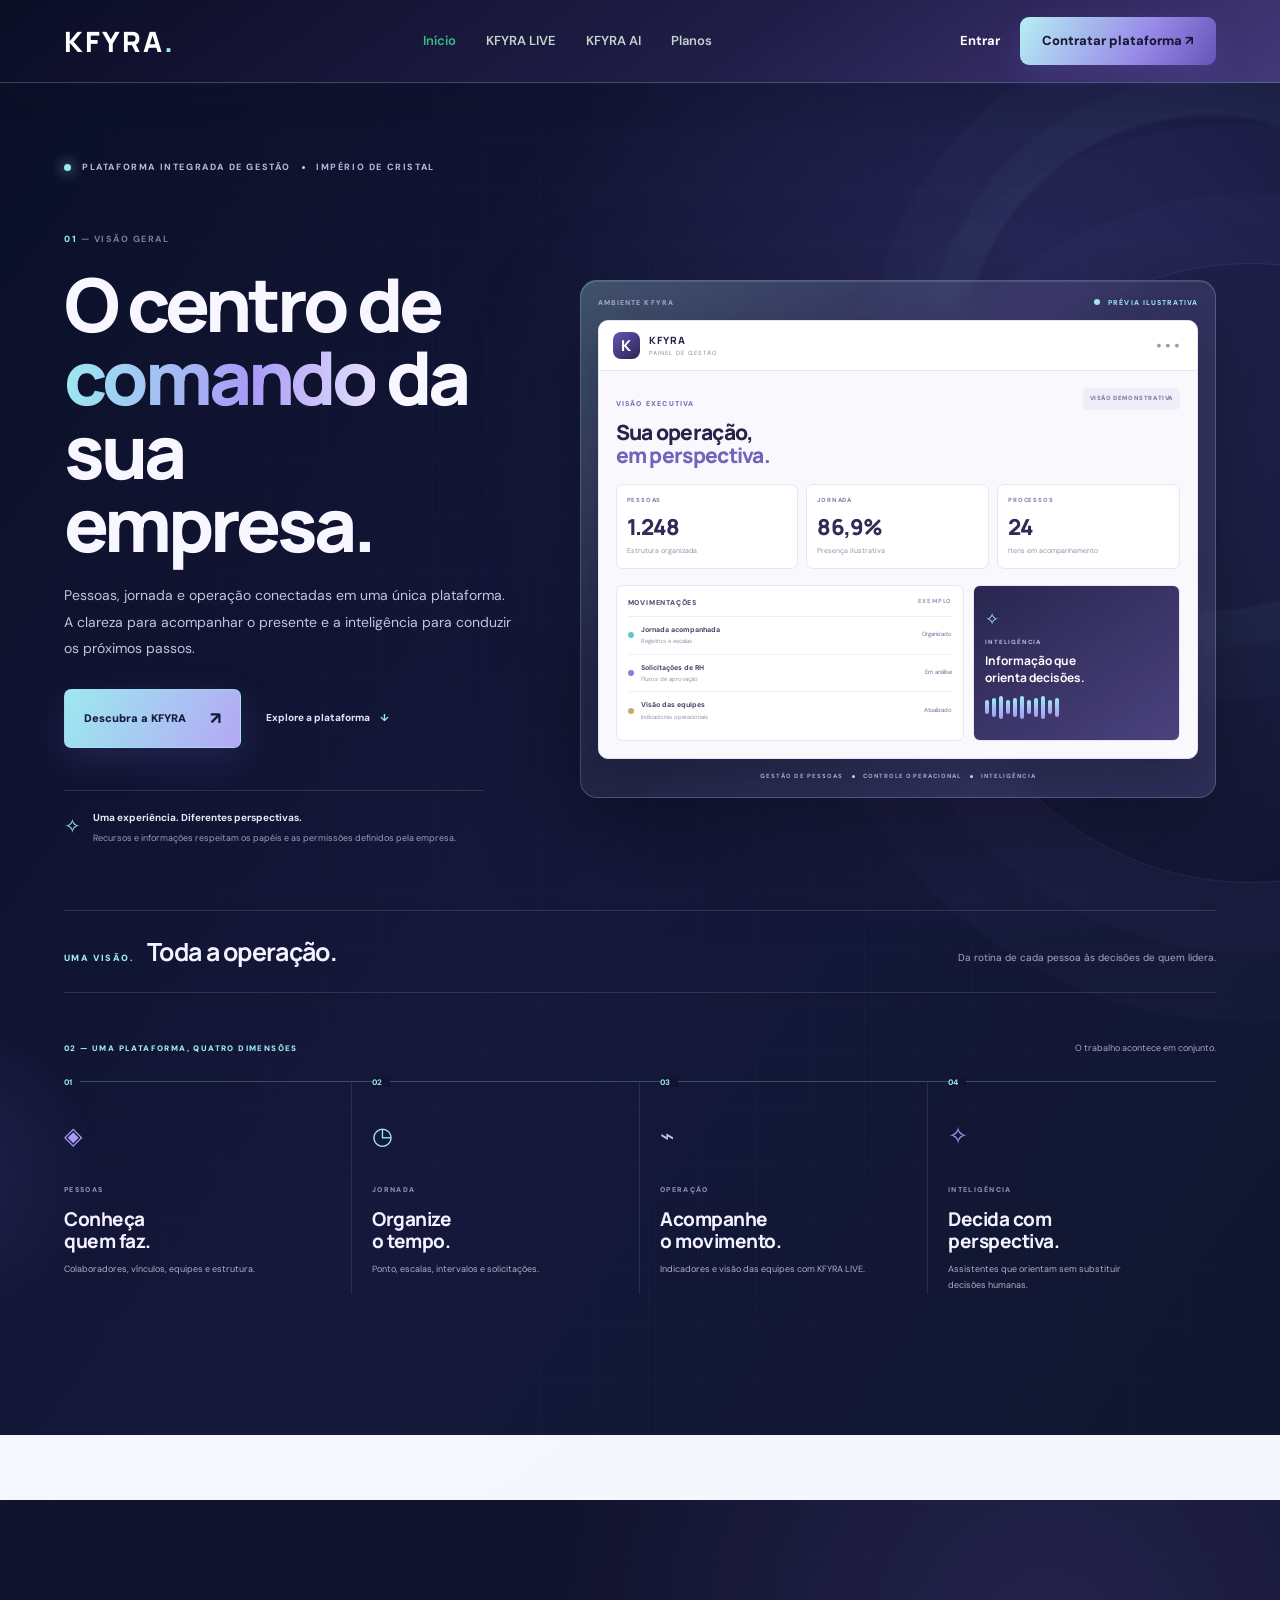
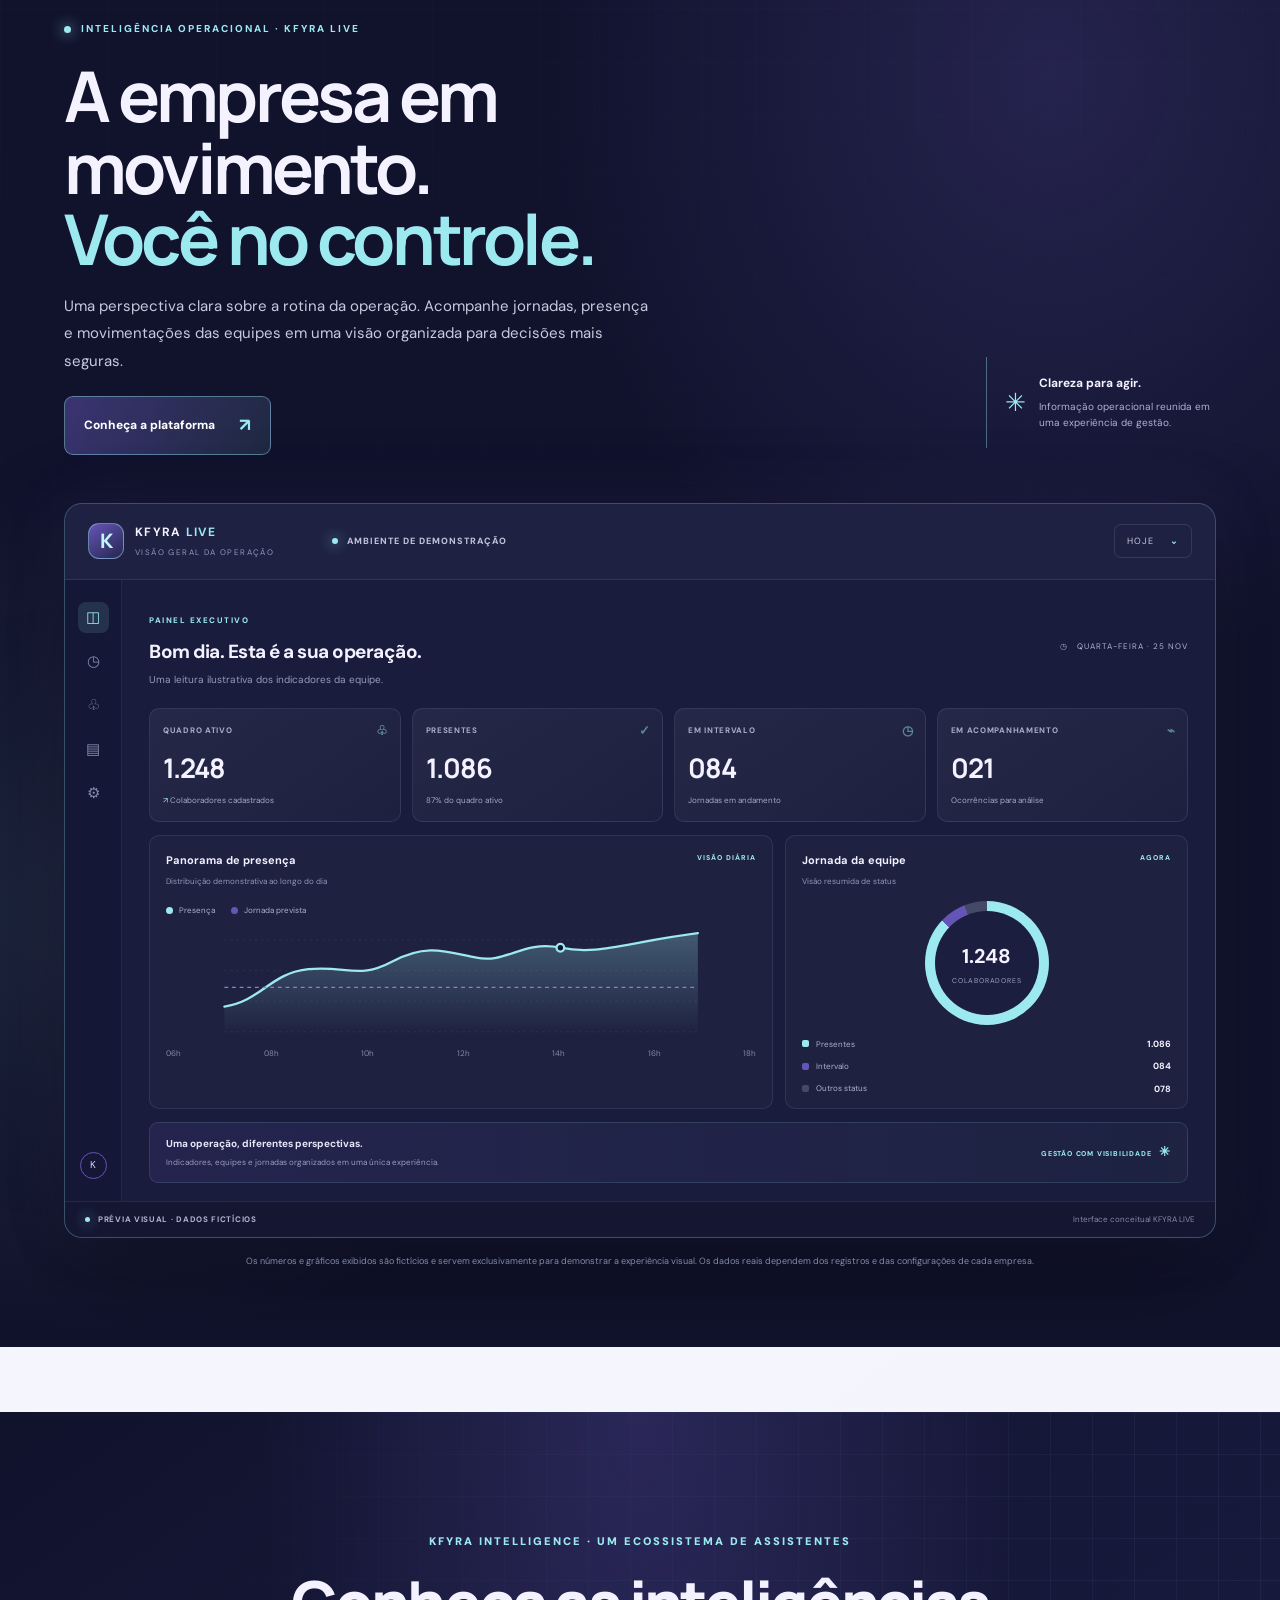
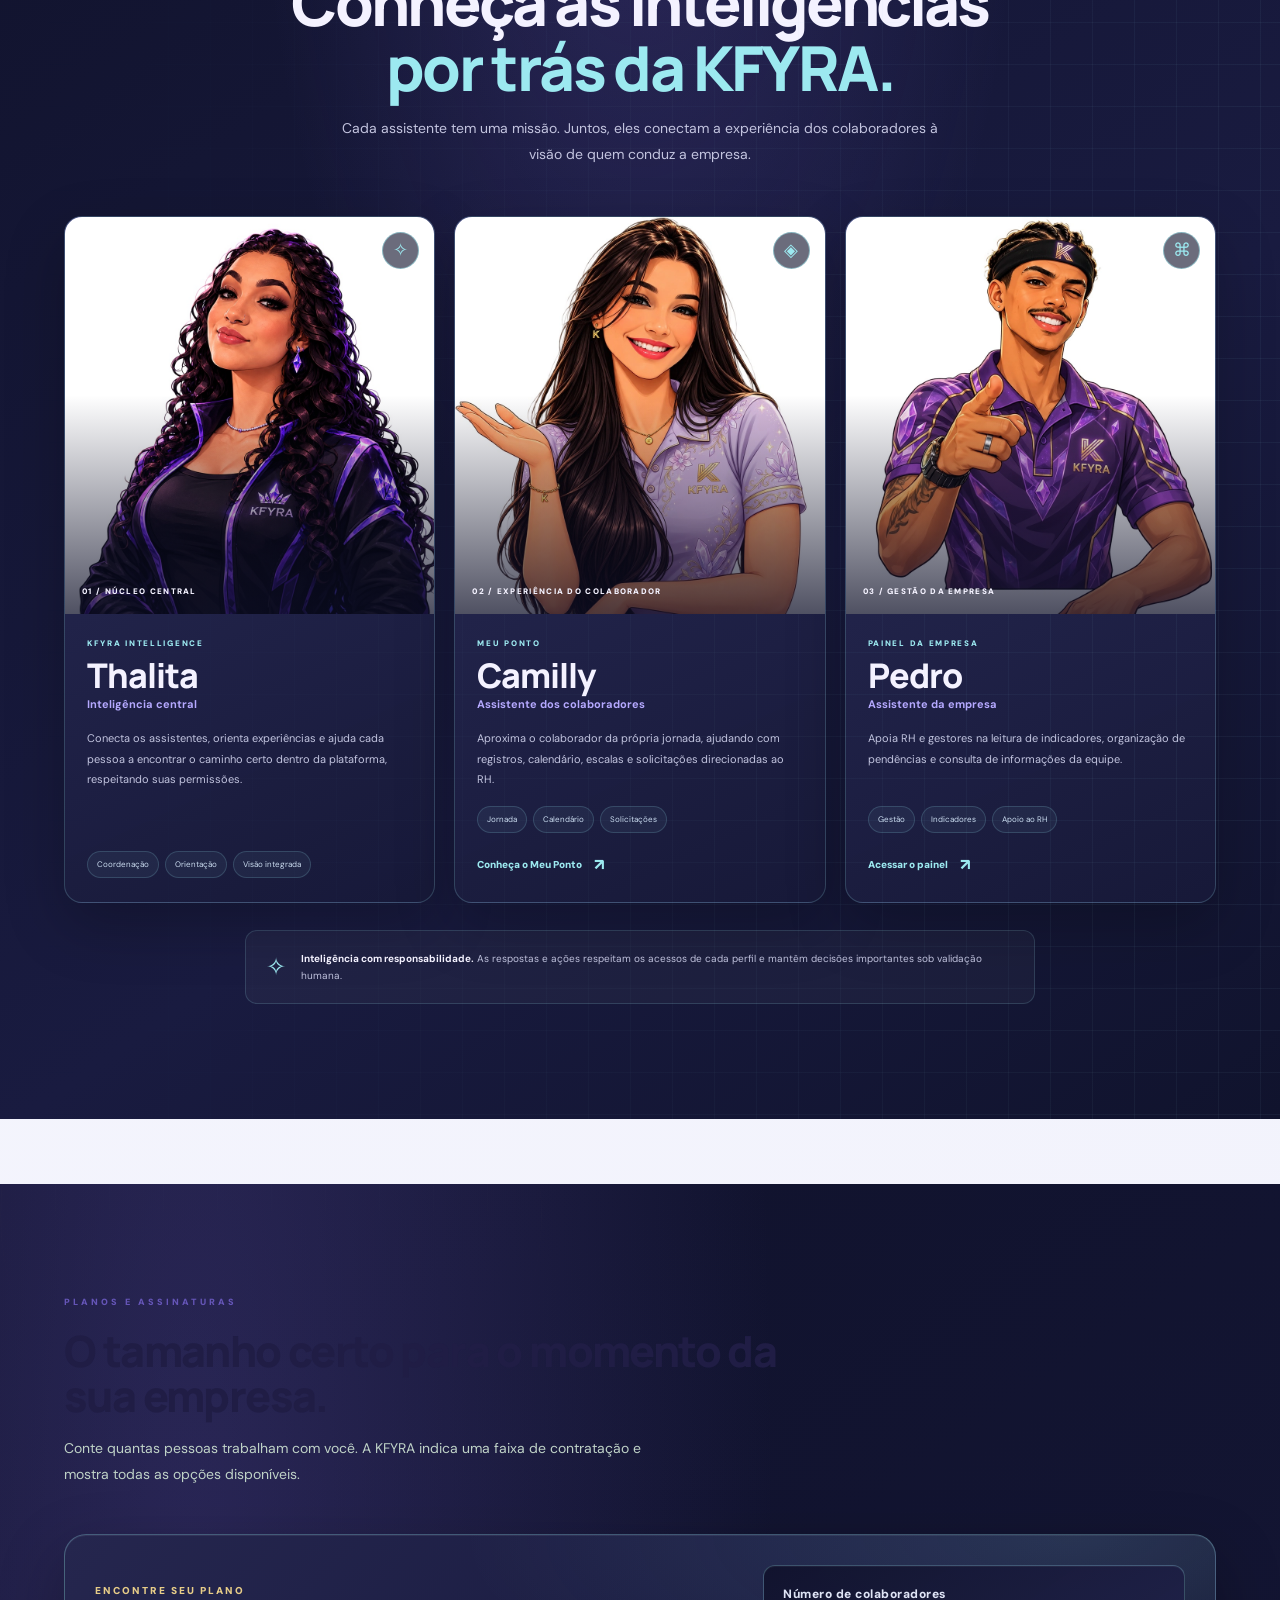
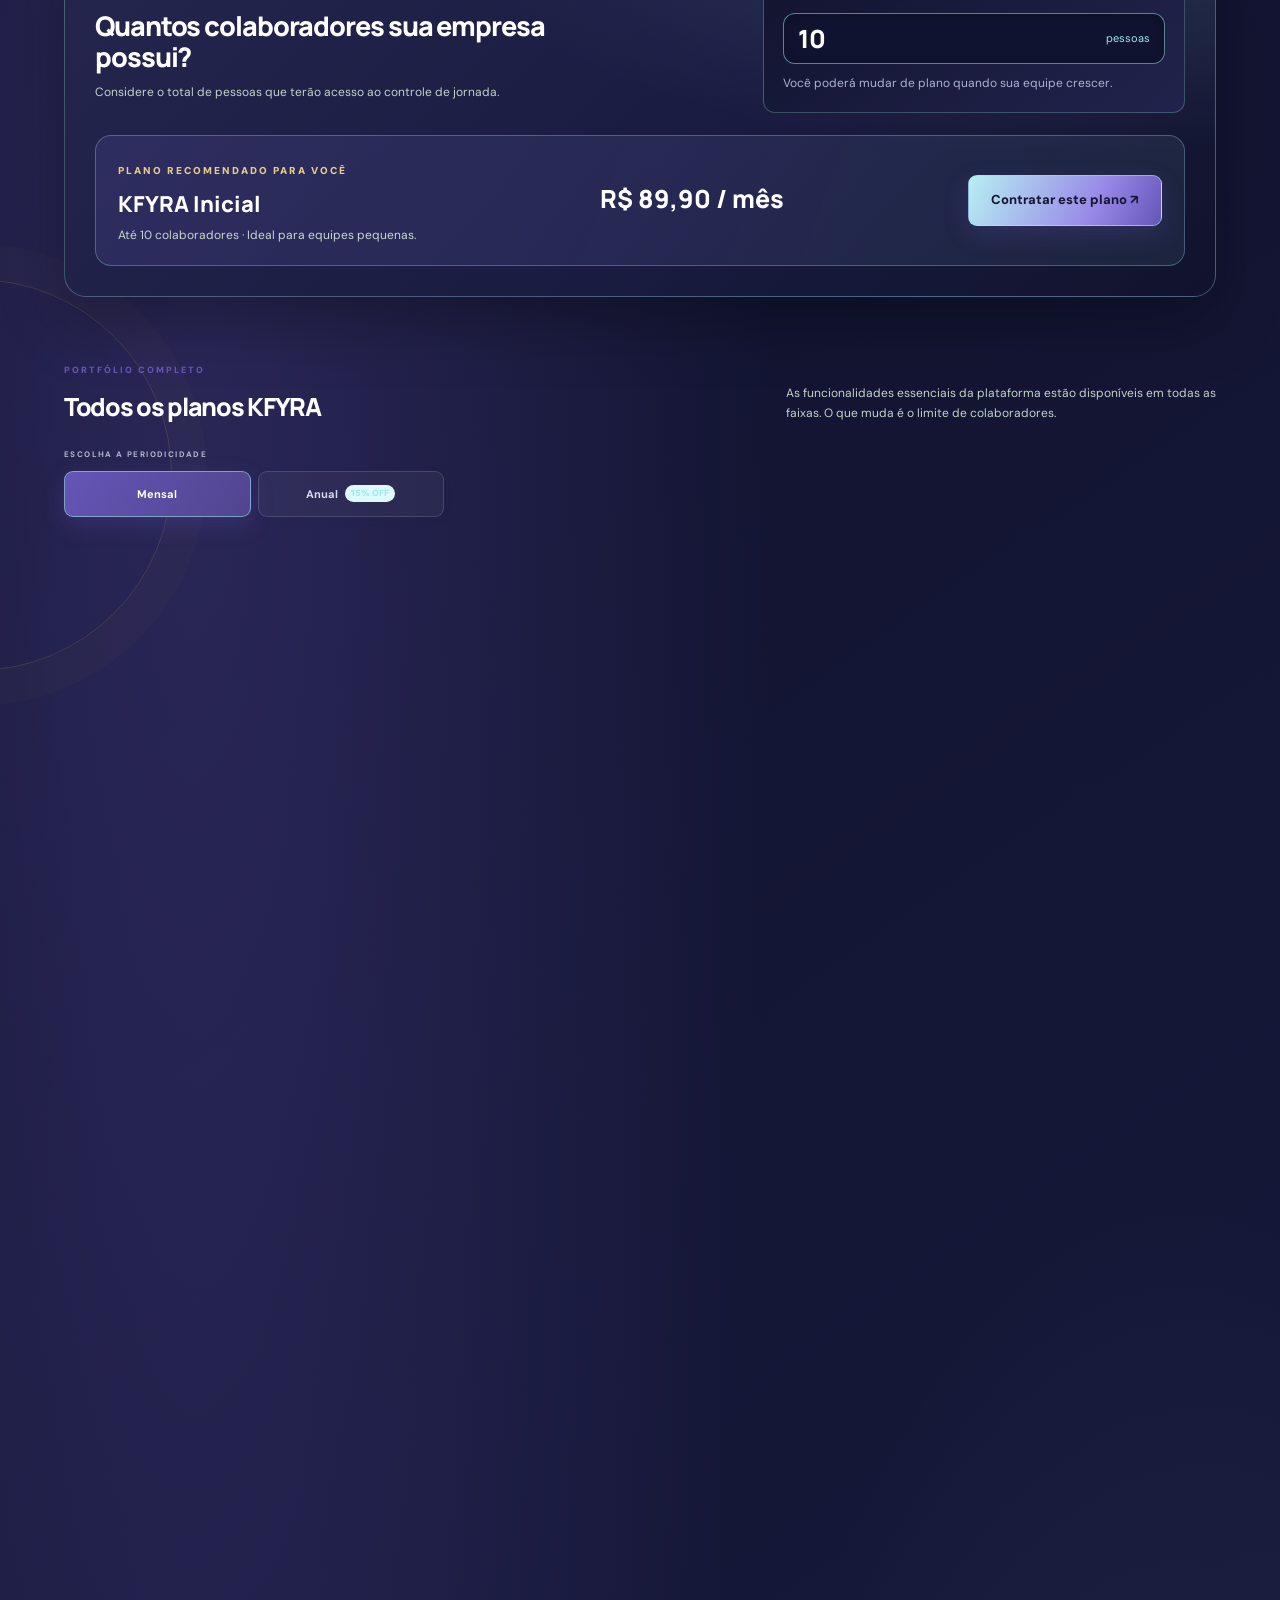
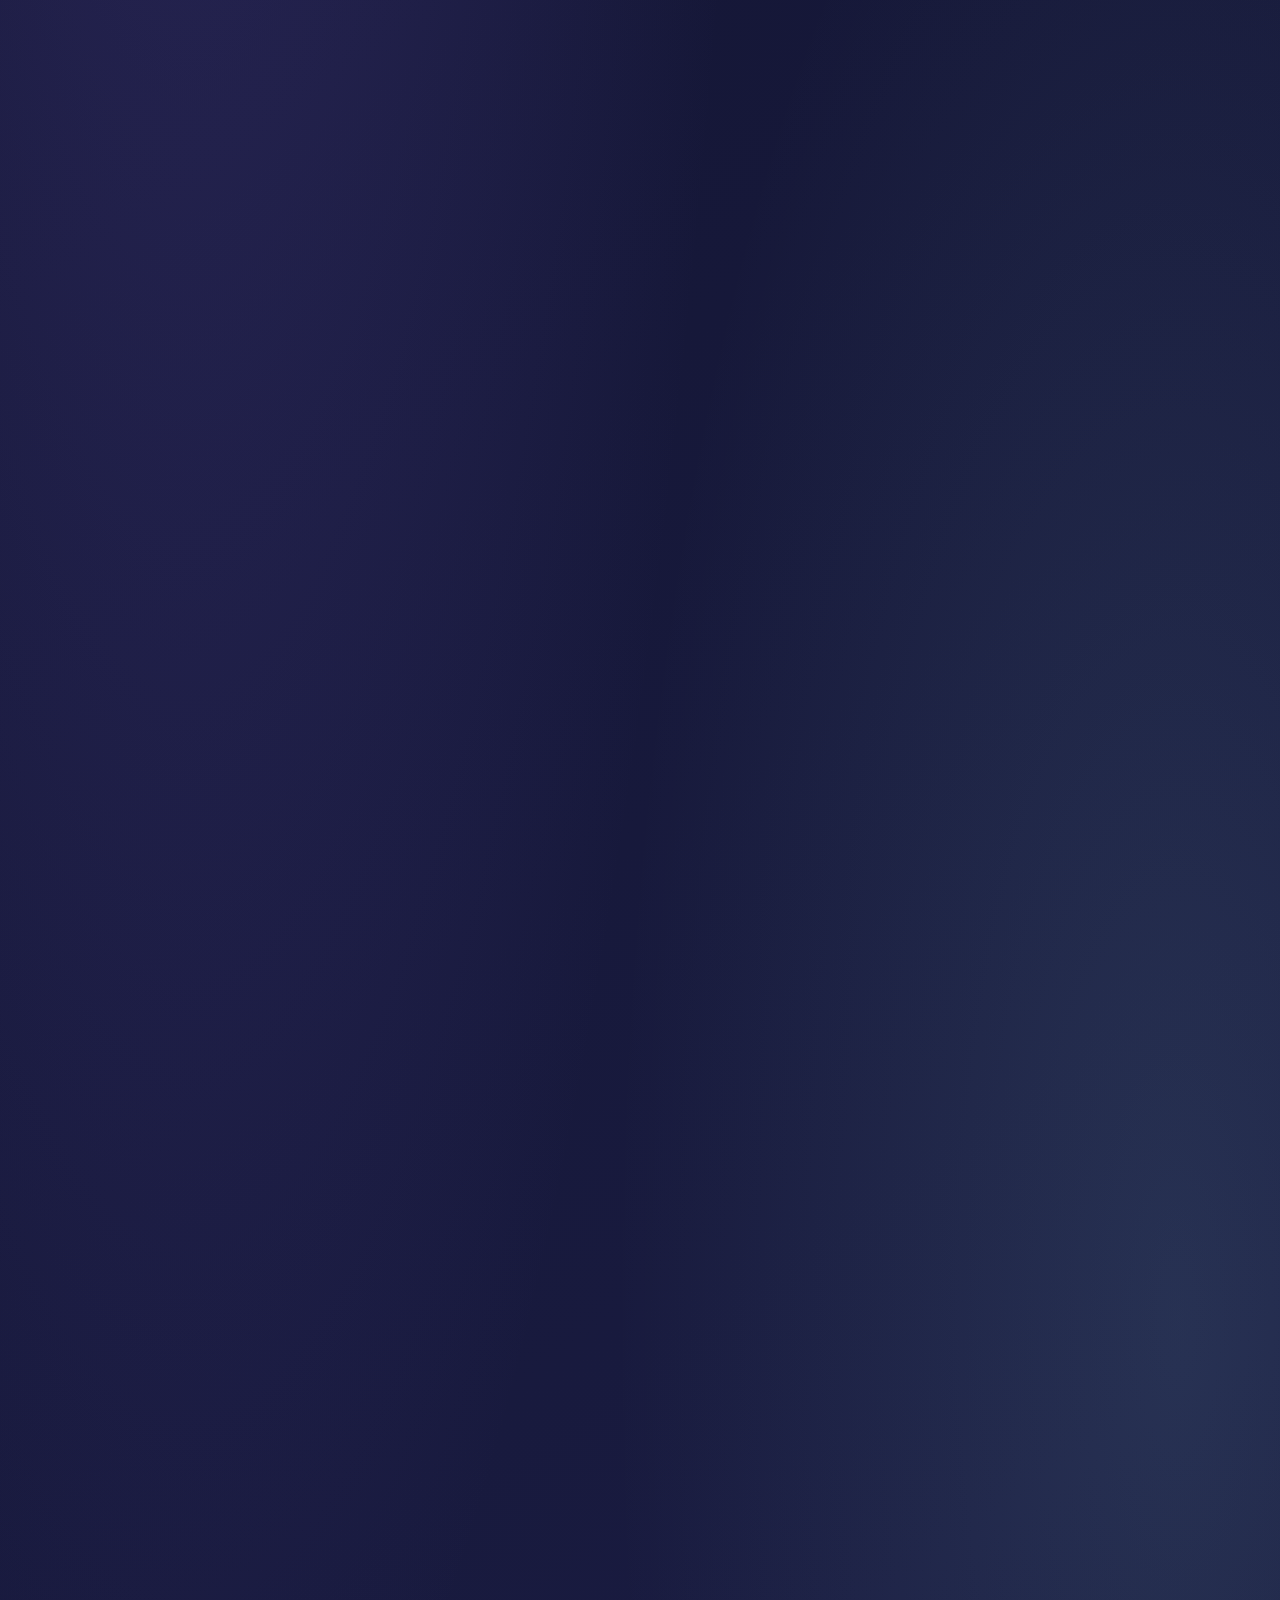
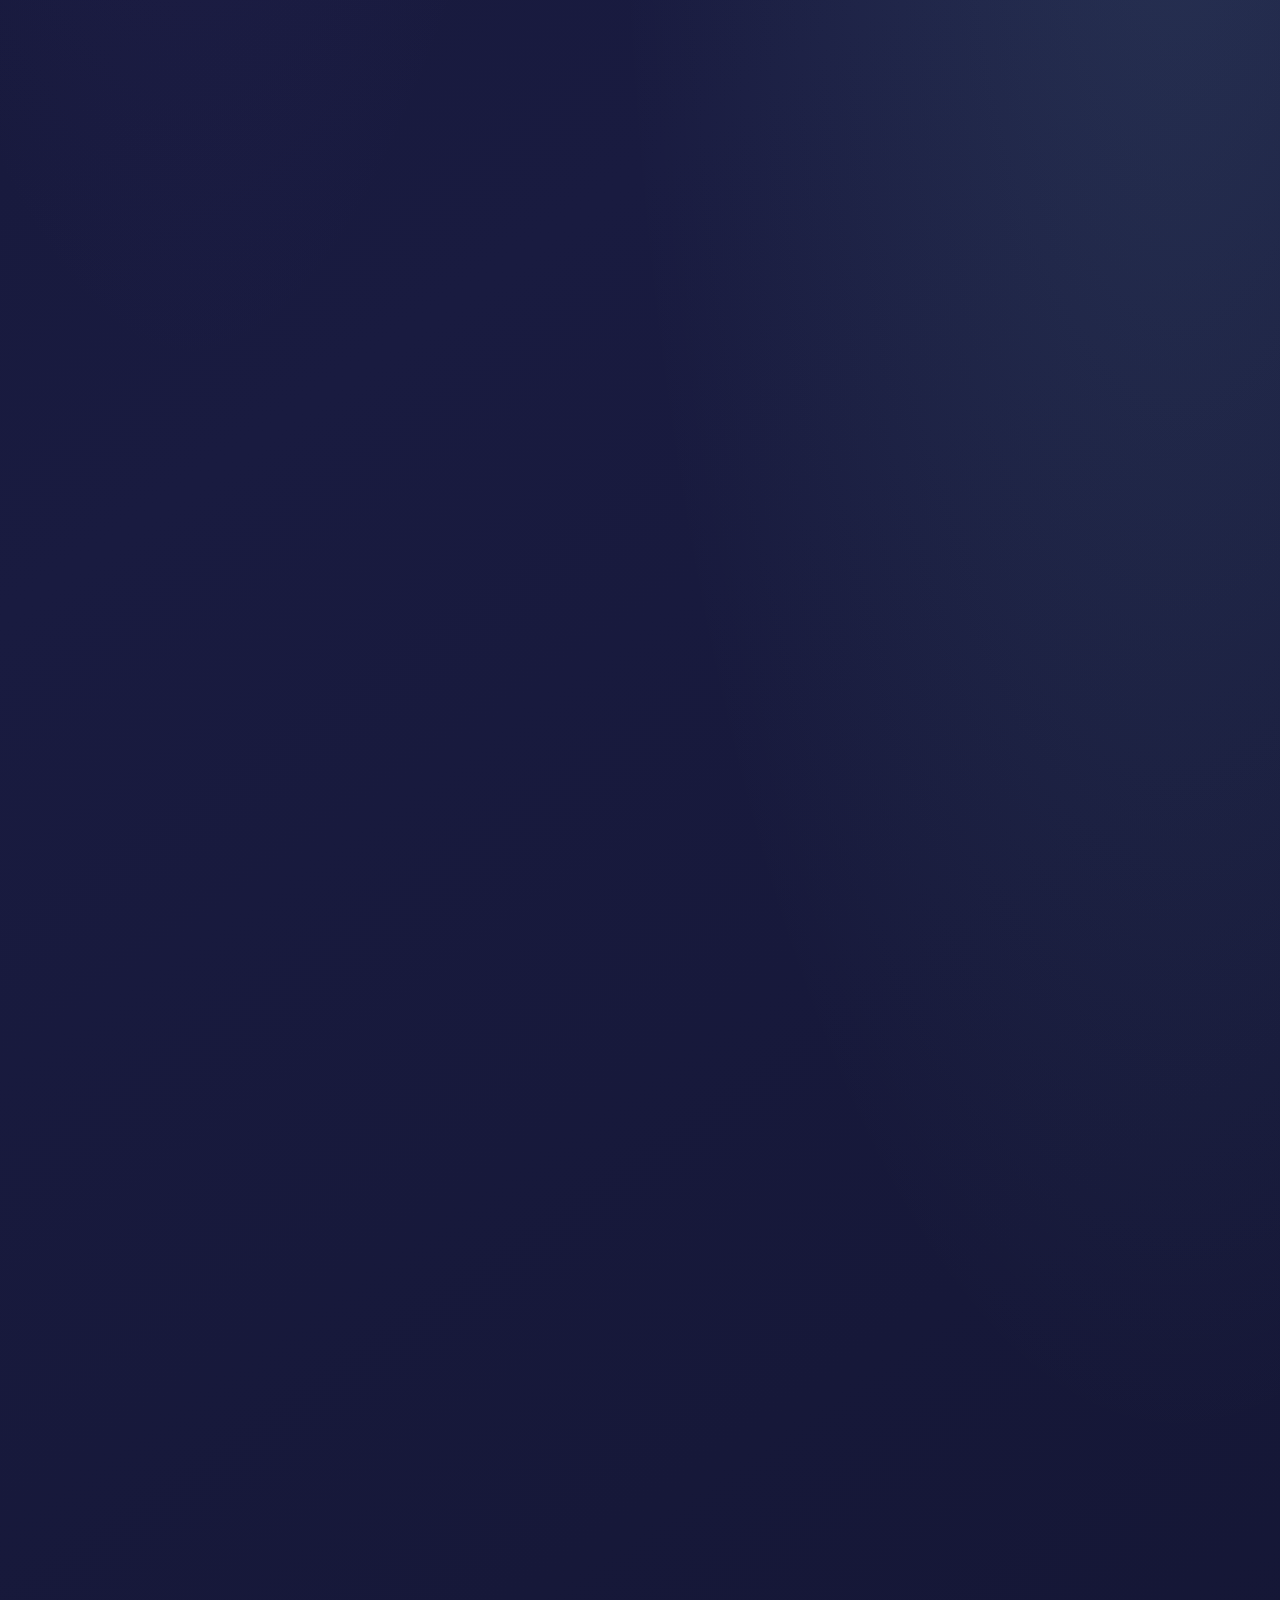
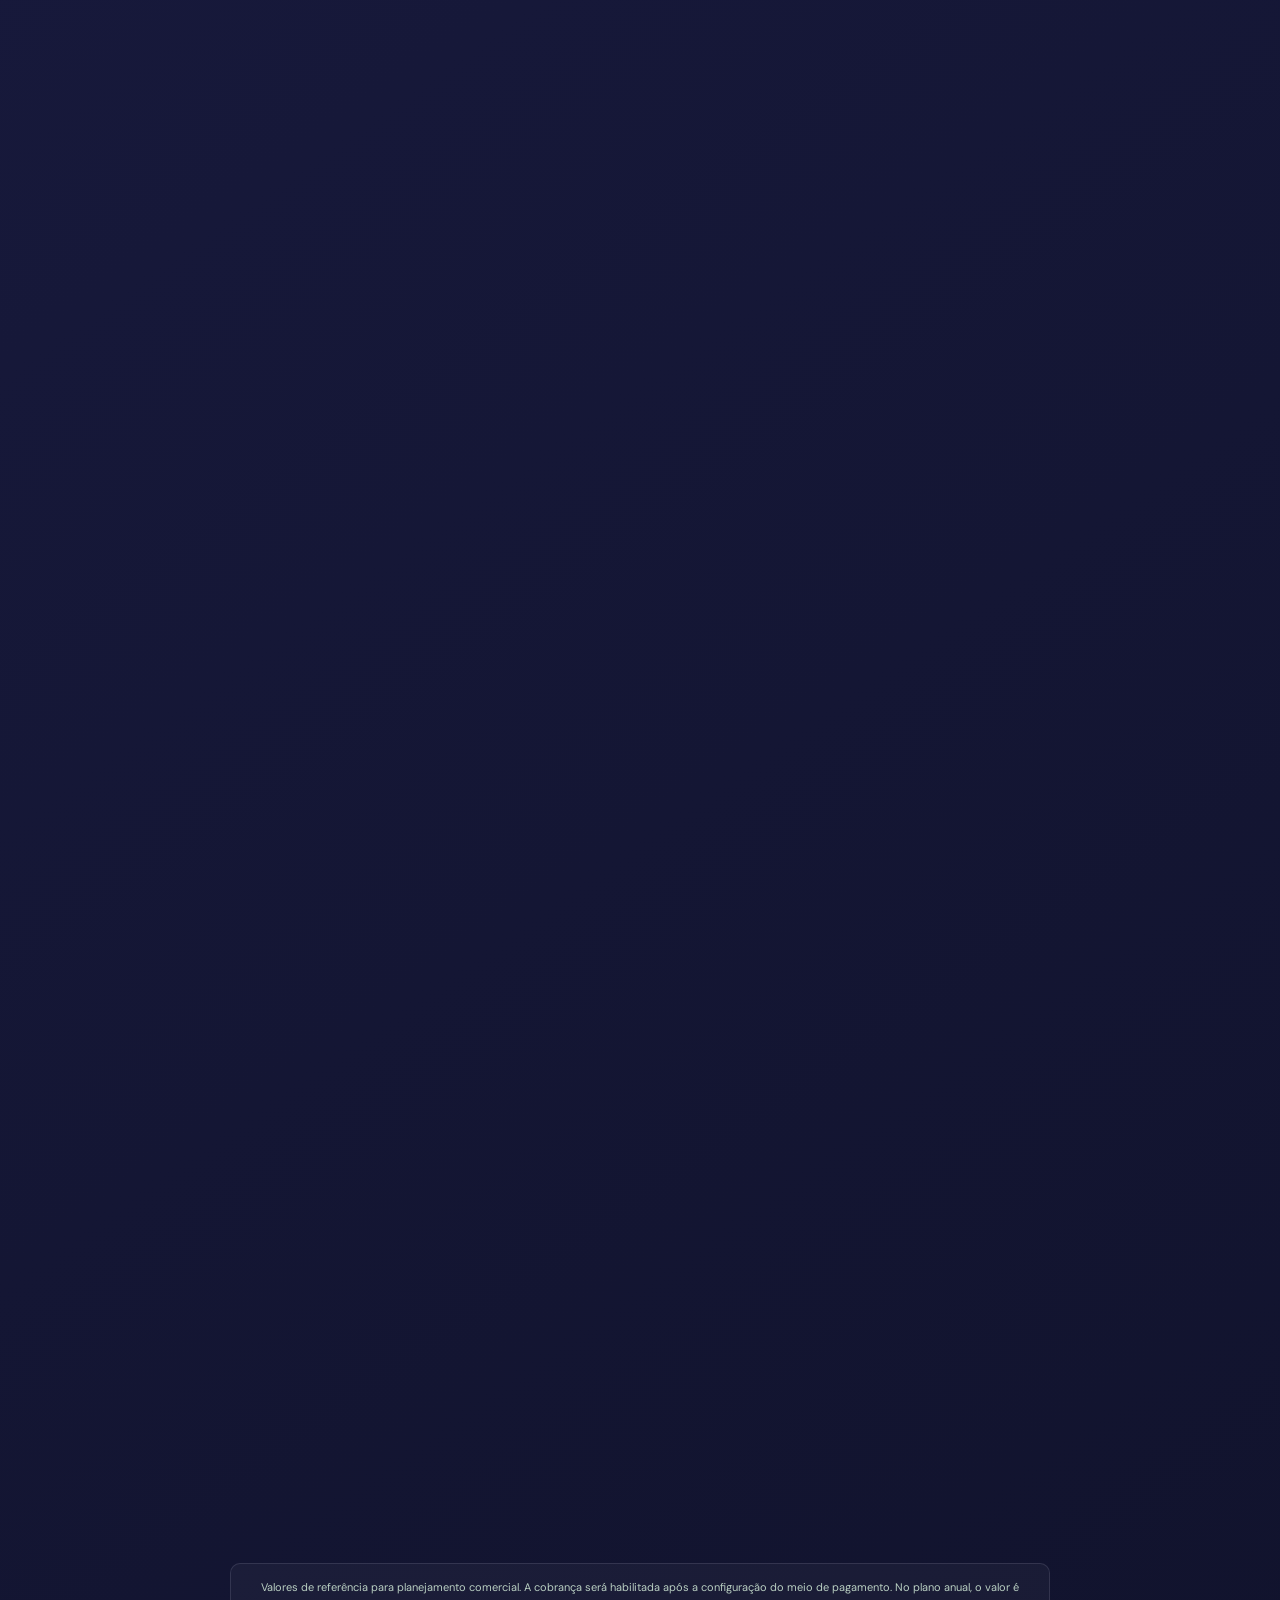
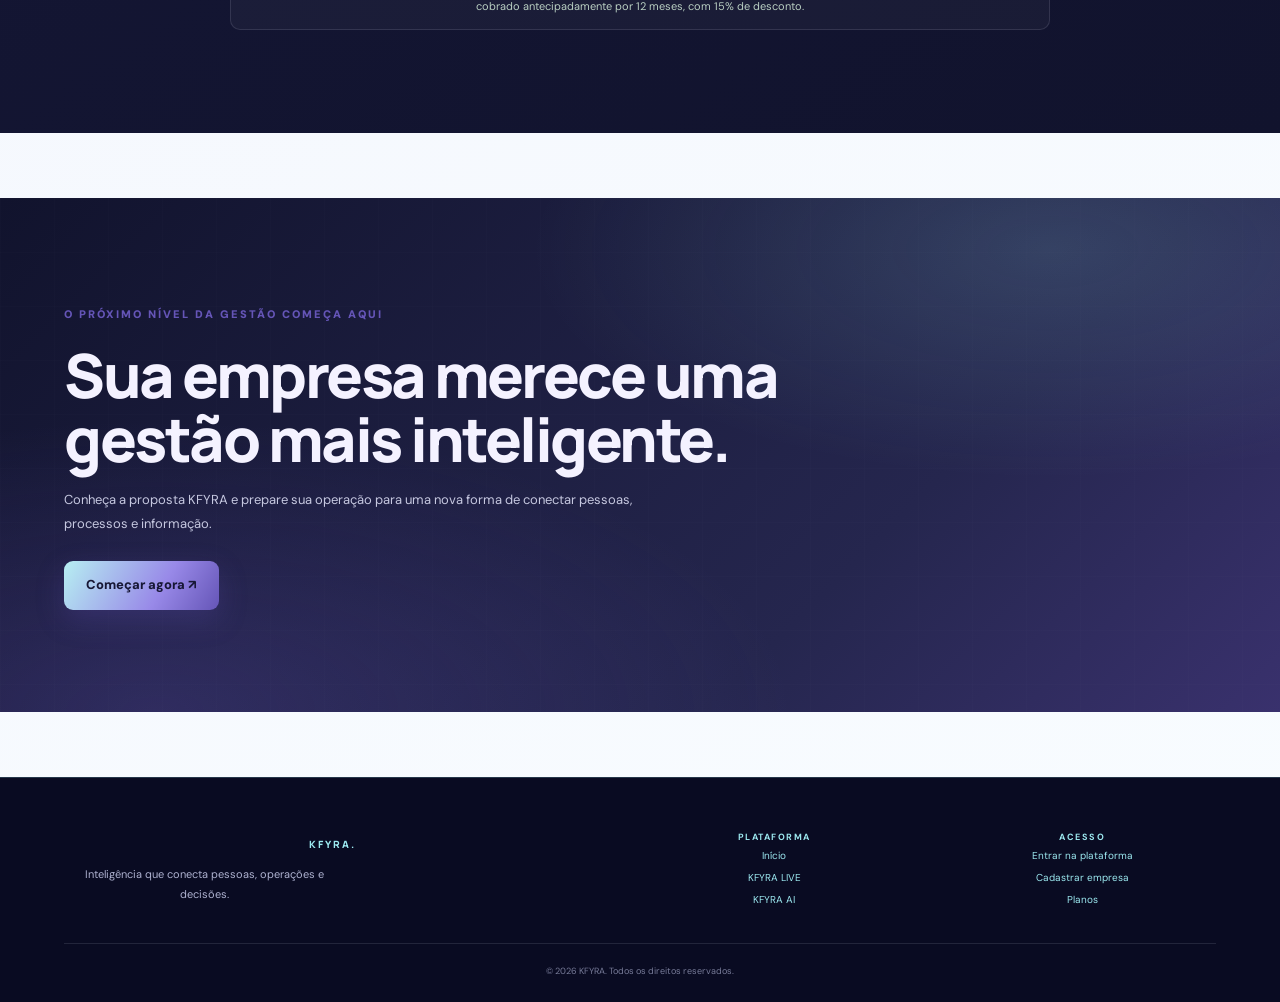
<file: index.html>
<!DOCTYPE html>
<html lang="pt-BR">
<head>
<meta charset="UTF-8">
<meta name="viewport" content="width=device-width, initial-scale=1.0">
<meta name="theme-color" content="#09251f">
<meta name="description" content="KFYRA: inteligência, gestão de pessoas e controle operacional em uma única plataforma empresarial.">
<title>KFYRA — Inteligência que move empresas</title>
<link rel="preconnect" href="https://fonts.googleapis.com">
<link rel="preconnect" href="https://fonts.gstatic.com" crossorigin>
<link href="https://fonts.googleapis.com/css2?family=DM+Sans:wght@400;500;600;700;800&family=Manrope:wght@400;500;600;700;800&display=swap" rel="stylesheet">
<link rel="stylesheet" href="css/styles.css">
<style>
:root{
--dark:#09251f;
--deep:#061b17;
--green:#103d32;
--mint:#b8f2d5;
--gold:#d8b65c;
--paper:#f5faf7;
--ink:#15382e;
--muted:#71847b;
}
*{box-sizing:border-box}
html{scroll-behavior:smooth}
body{margin:0;background:var(--paper);color:var(--ink);font-family:'DM Sans',sans-serif}
a{text-decoration:none}
.container{width:min(1200px,90%);margin:auto}
.header{position:sticky;top:0;z-index:99;background:rgba(6,27,23,.96);backdrop-filter:blur(18px);border-bottom:1px solid rgba(255,255,255,.09)}
.header .container{min-height:82px;display:flex;align-items:center;justify-content:space-between;gap:25px}
.logo{font-family:'Manrope',sans-serif;color:white;font-size:28px;font-weight:800;letter-spacing:-1.7px}
.logo::after{content:'.';color:var(--gold)}
.nav-links{display:flex;gap:30px;align-items:center}
.nav-links a{color:#c3d4cd;font-size:13px;font-weight:600;transition:.2s}
.nav-links a:hover{color:var(--mint)}
.header-actions{display:flex;align-items:center;gap:20px}
.header-login{color:white;font-size:13px;font-weight:700}
.btn{display:inline-flex;align-items:center;justify-content:center;padding:14px 22px;border-radius:9px;font-size:13px;font-weight:800;transition:.25s}
.btn-gold{background:linear-gradient(135deg,#f2d98d,#c6a344);color:#18372c;box-shadow:0 8px 25px rgba(216,182,92,.2)}
.btn-gold:hover{transform:translateY(-3px);box-shadow:0 13px 32px rgba(216,182,92,.3)}
.btn-outline{border:1px solid rgba(255,255,255,.25);color:white}
.hero{position:relative;overflow:hidden;background:radial-gradient(ellipse at 80% 35%,rgba(56,185,135,.17),transparent 35%),linear-gradient(130deg,#061b17,#103d32 70%,#09251f);padding:100px 0 110px;color:white}
.hero:before{content:"";position:absolute;width:550px;height:550px;border:1px solid rgba(184,242,213,.08);border-radius:50%;right:-160px;top:-170px;box-shadow:0 0 0 55px rgba(184,242,213,.025),0 0 0 110px rgba(184,242,213,.02)}
.hero-layout{position:relative;display:grid;grid-template-columns:1fr 1fr;gap:65px;align-items:center}
.eyebrow{display:inline-flex;align-items:center;gap:10px;color:var(--mint);font-size:11px;font-weight:800;letter-spacing:2px;text-transform:uppercase;margin-bottom:25px}
.eyebrow:before{content:"";width:25px;height:1px;background:var(--gold)}
.hero h1{font-family:'Manrope',sans-serif;font-size:clamp(42px,5.5vw,69px);line-height:1.08;letter-spacing:-3px;margin:0 0 24px;font-weight:800}
.hero h1 span{color:var(--mint)}
.hero-copy{max-width:530px;color:#c1d2ca;font-size:16px;line-height:1.9;margin-bottom:32px}
.hero-actions{display:flex;gap:13px;flex-wrap:wrap}
.hero-note{font-size:11px;color:#8ca69a;margin-top:24px}
.preview-window{position:relative;background:#f7faf8;border:1px solid rgba(255,255,255,.2);border-radius:17px;padding:19px;color:var(--ink);box-shadow:0 35px 90px rgba(0,0,0,.35);transform:perspective(1000px) rotateY(-4deg)}
.preview-top{display:flex;align-items:center;justify-content:space-between;border-bottom:1px solid #e5ece7;padding-bottom:15px;margin-bottom:18px}
.preview-brand{font-weight:900;letter-spacing:-1px;color:var(--green);font-size:17px}
.preview-status{font-size:10px;color:#218b63;background:#e3f8ed;padding:7px 10px;border-radius:20px;font-weight:800}
.preview-heading{font-size:17px;font-weight:800;margin-bottom:4px}
.preview-sub{font-size:10px;color:#84938b;margin-bottom:17px}
.preview-stats{display:grid;grid-template-columns:repeat(2,1fr);gap:10px}
.stat{background:white;border:1px solid #e8eee9;padding:15px;border-radius:10px}
.stat-label{font-size:10px;color:#77867d}
.stat-value{font-size:25px;font-weight:800;color:var(--green);margin-top:5px}
.stat-foot{font-size:9px;color:#27956b;margin-top:3px}
.preview-bottom{display:grid;grid-template-columns:1.2fr .8fr;gap:10px;margin-top:10px}
.chart-box,.presence-box{background:white;border:1px solid #e8eee9;padding:14px;border-radius:10px}
.box-title{font-size:10px;font-weight:800;margin-bottom:12px}
.bars{height:75px;display:flex;align-items:end;gap:8px}
.bar{flex:1;background:linear-gradient(to top,#38b987,#b8f2d5);border-radius:4px 4px 0 0}
.presence-number{font-size:24px;font-weight:900;color:var(--green)}
.presence-line{height:6px;background:#e6eee9;border-radius:8px;margin-top:10px;overflow:hidden}
.presence-line span{display:block;width:82%;height:100%;background:#38b987}
.trust-strip{background:white;border-bottom:1px solid #e8eee9;padding:23px 0}
.trust-inner{display:flex;justify-content:space-between;align-items:center;gap:20px;flex-wrap:wrap}
.trust-label{font-size:10px;letter-spacing:1.5px;color:#8a9991;font-weight:800}
.trust-item{font-size:12px;font-weight:800;color:#577166}
.section{padding:100px 0}
.section-head{text-align:center;max-width:700px;margin:0 auto 50px}
.kicker{color:#319b72;font-size:11px;font-weight:900;letter-spacing:2px;text-transform:uppercase}
.section-head h2{font-family:'Manrope',sans-serif;font-size:clamp(30px,4vw,46px);letter-spacing:-1.8px;color:var(--green);line-height:1.15;margin:15px 0}
.section-head p{font-size:15px;color:var(--muted);line-height:1.8}
.features{display:grid;grid-template-columns:repeat(3,1fr);gap:20px}
.feature{background:white;border:1px solid #e5eee8;border-radius:14px;padding:30px;transition:.25s}
.feature:hover{transform:translateY(-6px);box-shadow:0 20px 45px rgba(16,61,50,.08);border-color:#b8e6ce}
.feature-icon{width:46px;height:46px;display:grid;place-items:center;background:#e7fff2;color:#238a63;border-radius:12px;font-size:20px;margin-bottom:22px}
.feature h3{font-size:17px;color:var(--green);margin:0 0 10px}
.feature p{font-size:13px;line-height:1.8;color:var(--muted);margin:0}
.live-section{background:#eaf5ee;padding:90px 0}
.live-layout{display:grid;grid-template-columns:.9fr 1.1fr;align-items:center;gap:65px}
.live-copy h2,.ai-copy h2{font-family:'Manrope',sans-serif;font-size:43px;line-height:1.12;letter-spacing:-1.7px;color:var(--green);margin:15px 0 20px}
.live-copy p,.ai-copy p{color:var(--muted);font-size:14px;line-height:1.9}
.live-list{list-style:none;padding:0;margin:25px 0}
.live-list li{padding:11px 0;border-bottom:1px solid #d8e7dd;color:#426357;font-size:13px}
.live-list li:before{content:"✓";color:#29956a;font-weight:900;margin-right:12px}
.live-board{background:#0b2c24;color:white;padding:25px;border-radius:17px;box-shadow:0 25px 60px rgba(9,37,31,.2)}
.board-head{display:flex;justify-content:space-between;align-items:center;border-bottom:1px solid rgba(255,255,255,.1);padding-bottom:18px}
.board-head strong{font-size:16px}
.board-head span{font-size:10px;color:var(--mint)}
.board-grid{display:grid;grid-template-columns:repeat(2,1fr);gap:12px;margin-top:18px}
.board-card{background:rgba(255,255,255,.06);border:1px solid rgba(255,255,255,.08);border-radius:10px;padding:17px}
.board-card small{color:#a5bdb2;font-size:10px}
.board-card strong{display:block;font-size:28px;margin-top:8px;color:var(--mint)}
.ai-section{background:linear-gradient(130deg,#061b17,#103d32);color:white;padding:95px 0}
.ai-layout{display:grid;grid-template-columns:1fr 1fr;gap:65px;align-items:center}
.ai-copy h2{color:white}
.ai-copy p{color:#b9ccc2}
.ai-label{color:var(--gold);font-size:11px;font-weight:900;letter-spacing:2px}
.ai-chat{background:#f7faf8;color:var(--ink);border-radius:16px;padding:22px;box-shadow:0 25px 60px rgba(0,0,0,.25)}
.chat-top{display:flex;align-items:center;gap:12px;border-bottom:1px solid #e4ece6;padding-bottom:15px}
.ai-avatar{width:38px;height:38px;background:var(--green);color:var(--mint);border-radius:11px;display:grid;place-items:center;font-weight:900}
.chat-top strong{font-size:13px}
.chat-top small{display:block;color:#809087;font-size:10px;margin-top:3px}
.chat-message{padding:16px;background:white;border:1px solid #e6eee8;border-radius:10px;font-size:12px;line-height:1.8;margin-top:17px}
.chat-question{margin-left:35px;background:#e7fff2;border-color:#ccebd9}
.chat-disclaimer{font-size:9px;color:#89958e;margin-top:13px}
.plans{display:grid;grid-template-columns:repeat(3,1fr);gap:20px;align-items:stretch}
.plan{background:white;border:1px solid #e4ece6;border-radius:15px;padding:30px}
.plan.popular{border:2px solid var(--gold);box-shadow:0 18px 45px rgba(16,61,50,.09)}
.plan-tag{font-size:10px;font-weight:900;color:#269269;letter-spacing:1px}
.plan h3{font-size:19px;color:var(--green);margin:12px 0}
.price{font-size:34px;font-weight:900;color:var(--green);letter-spacing:-1.5px;margin:20px 0 5px}
.price small{font-size:12px;font-weight:500;letter-spacing:0}
.plan-desc{font-size:12px;color:var(--muted);min-height:38px}
.plan ul{list-style:none;padding:0;margin:24px 0}
.plan li{font-size:12px;color:#536c60;padding:9px 0;border-bottom:1px solid #edf1ee}
.plan li:before{content:"✓";color:#269269;font-weight:900;margin-right:9px}
.plan .btn{width:100%}
.cta{background:#e5f7ed;padding:75px 0;text-align:center}
.cta h2{font-family:'Manrope',sans-serif;color:var(--green);font-size:36px;letter-spacing:-1px;margin:0 0 14px}
.cta p{color:var(--muted);margin:0 auto 25px;max-width:600px;font-size:14px;line-height:1.8}
.footer{background:#061b17;color:white;padding:55px 0 25px}
.footer-grid{display:grid;grid-template-columns:2fr 1fr 1fr;gap:40px;padding-bottom:40px}
.footer p,.footer a{color:#a8bcb1;font-size:12px;line-height:2}
.footer h4{font-size:12px;color:var(--gold);letter-spacing:1px}
.footer-bottom{border-top:1px solid rgba(255,255,255,.1);padding-top:20px;color:#789087;font-size:10px}
@media(max-width:900px){
.nav-links{gap:14px}
.hero-layout,.live-layout,.ai-layout{grid-template-columns:1fr;gap:40px}
.preview-window{transform:none}
.features{grid-template-columns:repeat(2,1fr)}
.plans{grid-template-columns:1fr 1fr}
}
@media(max-width:650px){
.header .container{flex-wrap:wrap;padding:15px 0;gap:12px}
.nav-links{order:3;width:100%;justify-content:space-between;overflow:auto}
.nav-links a{font-size:11px;white-space:nowrap}
.header-actions{gap:12px}
.header-actions .btn{padding:11px 13px;font-size:11px}
.hero{padding:70px 0}
.hero h1{letter-spacing:-2px}
.features,.plans{grid-template-columns:1fr}
.section{padding:70px 0}
.live-section,.ai-section{padding:70px 0}
.live-copy h2,.ai-copy h2{font-size:34px}
.footer-grid{grid-template-columns:1fr;gap:20px}
.trust-inner{justify-content:center}
.trust-label{width:100%;text-align:center}
.preview-window{padding:13px}
.stat{padding:10px}
.stat-value{font-size:21px}
}

/* KFYRA · CRISTALOGRAFIA IMPERIAL — SITE INSTITUCIONAL */
:root{--dark:#11132d;--deep:#0b0d25;--green:#29234f;--mint:#9ce9f0;--gold:#9889e8;--paper:#f4f2ff;--ink:#20213e;--muted:#777b98}
body{background:linear-gradient(145deg,#f8f8ff,#f0f1fb 58%,#f8fcff)!important;color:var(--ink)}
.header{background:rgba(17,19,45,.96)!important;border-bottom:1px solid rgba(156,233,240,.25)!important;box-shadow:0 10px 35px rgba(17,19,45,.16)}
.logo{letter-spacing:2px!important}.logo:after{color:#9ce9f0!important}
.nav-links a:hover{color:#9ce9f0!important}
.btn-gold{background:linear-gradient(120deg,#b7eff2,#9889e8 62%,#6555b7)!important;color:#171735!important;box-shadow:0 10px 28px rgba(101,85,183,.25)!important}
.btn-outline{border-color:rgba(156,233,240,.48)!important}
.hero,.ai-section{background:
 radial-gradient(ellipse at 78% 24%,rgba(156,233,240,.18),transparent 32%),
 radial-gradient(ellipse at 14% 92%,rgba(152,137,232,.22),transparent 34%),
 linear-gradient(128deg,#0b0d25 0%,#211d48 54%,#443879 100%)!important;position:relative;isolation:isolate}
.hero:before{width:490px;height:490px;border-radius:0;right:-90px;top:-150px;transform:rotate(45deg);border:1px solid rgba(156,233,240,.26);box-shadow:0 0 0 34px rgba(156,233,240,.035),0 0 0 72px rgba(152,137,232,.035),inset 0 0 65px rgba(156,233,240,.08)}
.hero:after{content:"";position:absolute;right:15%;bottom:5%;width:110px;height:110px;border:1px solid rgba(244,242,255,.28);transform:rotate(45deg);box-shadow:0 0 34px rgba(156,233,240,.16);pointer-events:none;z-index:-1}
.eyebrow{color:#9ce9f0!important}.eyebrow:before{background:#9889e8!important}
.hero h1 span{color:#9ce9f0!important}
.hero-copy{color:#d6d8ef!important}.hero-note{color:#b9bad7!important}
.preview-window{background:linear-gradient(145deg,#fff,#f1f0ff)!important;border:1px solid rgba(156,233,240,.55)!important;border-radius:22px!important;box-shadow:0 35px 100px rgba(0,0,0,.4),0 0 45px rgba(156,233,240,.12)!important}
.preview-brand,.stat-value,.presence-number{color:#39316e!important}
.preview-status{background:#e4f8fa!important;color:#3b7180!important}
.stat,.chart-box,.presence-box{border-radius:13px!important;border-color:#e3e1f4!important}
.bar{background:linear-gradient(to top,#6555b7,#9ce9f0)!important}
.presence-line span{background:linear-gradient(90deg,#6555b7,#9ce9f0)!important}
.trust-strip{background:rgba(255,255,255,.82)!important;border-color:#e5e3f4!important}
.trust-item{color:#514a82!important}
.section-head .kicker,.kicker{color:#6555b7!important}
.section-head h2,.live-copy h2,.ai-copy h2{color:#201d45!important}
.feature,.plan{border:1px solid rgba(101,85,183,.14)!important;border-radius:20px!important;background:linear-gradient(145deg,#fff,#f8f7ff)!important;box-shadow:0 12px 38px rgba(35,31,88,.055)}
.feature:hover{border-color:#9ce9f0!important;box-shadow:0 22px 48px rgba(61,54,120,.12)!important}
.feature-icon{background:linear-gradient(145deg,#e4f9fb,#eeebff)!important;color:#6555b7!important;border:1px solid rgba(156,233,240,.55)}
.feature h3,.plan h3{color:#29234f!important}
.live-section{background:linear-gradient(135deg,#eeeffb,#e7f8fa)!important}
.live-list li{border-color:#dcdcf0!important;color:#4e5072!important}
.live-list li:before{color:#6555b7!important}
.live-board{background:linear-gradient(145deg,#11132d,#30285f 72%,#494080)!important;border:1px solid rgba(156,233,240,.3);box-shadow:0 26px 65px rgba(17,19,45,.22)}
.board-head span{color:#9ce9f0!important}.board-card{border-color:rgba(156,233,240,.16)!important;background:rgba(255,255,255,.07)!important}.board-card strong{color:#9ce9f0!important}
.ai-label{color:#9ce9f0!important}
.ai-chat{border:1px solid rgba(156,233,240,.4)!important;box-shadow:0 25px 65px rgba(0,0,0,.3)!important}
.ai-avatar{background:linear-gradient(135deg,#6555b7,#29234f)!important;color:#9ce9f0!important}
.chat-question{background:#edfaff!important;border-color:#d2f2f5!important}
.plan.popular{border-color:#9889e8!important;box-shadow:0 18px 45px rgba(101,85,183,.15)!important}
.plan-tag{color:#6555b7!important}
footer,.footer{background:#11132d!important;color:#d7d9ee!important;border-top:1px solid rgba(156,233,240,.25)}
footer a,.footer a{color:#9ce9f0!important}
@media(max-width:760px){
 .hero{padding:70px 0 76px!important}
 .hero-layout,.live-layout,.ai-layout{grid-template-columns:1fr!important;gap:38px!important}
 .preview-window{transform:none!important}
 .section{padding:72px 0!important}
 .features,.plans{grid-template-columns:1fr!important}
 .live-copy h2,.ai-copy h2{font-size:34px!important}
 .nav-links{gap:12px!important;flex-wrap:wrap}
}
@media(prefers-reduced-motion:reduce){html{scroll-behavior:auto}.btn,.feature{transition:none!important}}


/* CRISTALOGRAFIA IMPERIAL — movimento e apresentação dos assistentes */
.crystal-crew{position:relative;overflow:hidden;padding:96px 0;background:radial-gradient(circle at 12% 20%,rgba(156,233,240,.22),transparent 30%),radial-gradient(circle at 88% 80%,rgba(152,137,232,.18),transparent 32%),linear-gradient(135deg,#f4f2ff,#eaf9fc)}
.crystal-crew:before,.crystal-crew:after{content:"";position:absolute;width:100px;height:100px;border:1px solid rgba(101,85,183,.22);transform:rotate(45deg);pointer-events:none;animation:crystal-drift 9s ease-in-out infinite}
.crystal-crew:before{top:8%;left:-42px}.crystal-crew:after{right:-35px;bottom:8%;width:145px;height:145px;animation-delay:-4s}
.crew-grid{display:grid;grid-template-columns:repeat(2,minmax(0,1fr));gap:24px;position:relative;z-index:1}
.crew-card{position:relative;display:flex;align-items:center;gap:22px;min-height:290px;padding:30px;border:1px solid rgba(101,85,183,.2);border-radius:24px;overflow:hidden;background:linear-gradient(145deg,rgba(255,255,255,.96),rgba(239,239,255,.9));box-shadow:0 20px 55px rgba(37,31,91,.1);transition:transform .35s,box-shadow .35s}
.crew-card:hover{transform:translateY(-8px);box-shadow:0 28px 65px rgba(37,31,91,.17)}
.crew-card:after{content:"";position:absolute;inset:0;background:linear-gradient(115deg,transparent 25%,rgba(255,255,255,.65) 48%,transparent 70%);transform:translateX(-130%);transition:transform .8s;pointer-events:none}.crew-card:hover:after{transform:translateX(130%)}
.crew-avatar{flex:0 0 124px;position:relative;overflow:hidden;width:124px;height:160px;display:grid;place-items:center;border-radius:70px 70px 34px 34px;font:800 72px Manrope,sans-serif;color:#f4f2ff;background:linear-gradient(145deg,#6555b7,#171735 72%);border:2px solid rgba(156,233,240,.8);box-shadow:0 0 35px rgba(101,85,183,.25);animation:character-float 5s ease-in-out infinite}
.crew-avatar img{width:100%;height:100%;object-fit:cover;object-position:center top;border-radius:inherit;display:block}.crew-pedro .crew-avatar{background:linear-gradient(145deg,#30285f,#11132d);animation-delay:-2.5s}
.crew-orbit{position:absolute;width:175px;height:175px;border:1px solid rgba(101,85,183,.16);border-radius:50%;left:4%;top:50%;transform:translateY(-50%);pointer-events:none}
.crew-content{position:relative;z-index:1}.crew-tag{font-size:9px;letter-spacing:1.8px;font-weight:900;color:#6555b7}.crew-content h3{font:800 34px Manrope,sans-serif;color:#201d45;margin:8px 0 0}.crew-role{font-size:12px;font-weight:800;color:#6555b7;margin:2px 0 12px!important}.crew-content p{font-size:12px;line-height:1.8;color:#686b89;margin:0}.crew-link{display:inline-flex;gap:12px;margin-top:17px;color:#4c3d9a;font-size:11px;font-weight:900}.crew-link span{color:#268eae}
@keyframes character-float{0%,100%{transform:translateY(0)}50%{transform:translateY(-9px)}}
@keyframes crystal-drift{0%,100%{translate:0 0;rotate:0deg}50%{translate:0 -18px;rotate:12deg}}
.reveal-ready .feature,.reveal-ready .plan,.reveal-ready .crew-card,.reveal-ready .live-board,.reveal-ready .ai-chat{opacity:0;transform:translateY(22px);transition:opacity .65s ease,transform .65s ease}
.reveal-ready .is-visible{opacity:1;transform:translateY(0)}
@media(max-width:760px){.crew-grid{grid-template-columns:1fr}.crew-card{padding:22px;gap:16px;min-height:250px}.crew-avatar{flex-basis:92px;width:92px;height:125px;font-size:54px}.crew-content h3{font-size:28px}}
@media(max-width:430px){.crew-card{align-items:flex-start;flex-direction:column}.crew-avatar{width:90px;height:100px;flex-basis:100px}.crew-orbit{left:auto;right:8px;top:18px;transform:none}}
@media(prefers-reduced-motion:reduce){.crystal-crew:before,.crystal-crew:after,.crew-avatar{animation:none!important}.reveal-ready .feature,.reveal-ready .plan,.reveal-ready .crew-card,.reveal-ready .live-board,.reveal-ready .ai-chat{opacity:1;transform:none;transition:none}}

/* Thalita: destaque da inteligência central */
.crew-thalita{grid-column:1/-1;border-color:rgba(101,85,183,.48);background:linear-gradient(115deg,#f8f6ff 0%,#eeebff 52%,#e6f8fb 100%);box-shadow:0 24px 65px rgba(66,52,139,.16)}
.crew-thalita .crew-avatar{flex-basis:170px;width:170px;height:190px;background:linear-gradient(145deg,#9889e8,#30285f 75%);box-shadow:0 0 42px rgba(101,85,183,.32)}
.crew-thalita .crew-tag,.crew-thalita .crew-role{color:#51409e}
@media(max-width:650px){.crew-thalita{grid-column:auto}.crew-thalita .crew-avatar{flex-basis:112px;width:112px;height:145px}}

.billing-switch{display:flex;justify-content:center;gap:8px;margin:0 auto 30px;padding:6px;width:max-content;max-width:100%;border:1px solid rgba(101,85,183,.18);border-radius:999px;background:rgba(255,255,255,.8)}.billing-switch button{border:0;background:transparent;color:#514a82;padding:12px 20px;border-radius:999px;font:700 13px 'DM Sans',sans-serif;cursor:pointer}.billing-switch button.active{background:linear-gradient(120deg,#6555b7,#9889e8);color:#fff;box-shadow:0 5px 16px rgba(101,85,183,.2)}.billing-switch button span{font-size:10px;margin-left:5px;color:#9ce9f0}.billing-switch button.active span{color:#fff}
\n.ai-chat .chat-top .thalita-chat-avatar{width:64px;height:64px;min-width:64px;flex:0 0 64px;padding:3px;display:block!important;border-radius:50%!important;background:linear-gradient(135deg,#9ce9f0,#9889e8,#6555b7);overflow:hidden;box-shadow:0 5px 18px rgba(101,85,183,.28)}.ai-chat .chat-top .thalita-chat-avatar img{width:100%;height:100%;display:block;object-fit:cover;object-position:50% 18%;border-radius:50%;border:2px solid #fff}.ai-chat .chat-top .thalita-chat-identity{min-width:0}.ai-chat .chat-top .thalita-chat-identity strong{display:block;font-size:14px;color:#20213e}.ai-chat .chat-top .thalita-chat-identity small{display:block;color:#809087;font-size:10px;margin-top:3px}.thalita-chat-badge{margin-left:auto;padding:6px 9px;border-radius:30px;background:#efedff;color:#6555b7;font-size:8px;font-weight:900;letter-spacing:.8px}\n
/* PORTFÓLIO — seletor de periodicidade */
.billing-switch{width:min(100%,370px)!important;max-width:100%!important;margin:0 auto 30px!important;padding:0!important;display:grid!important;grid-template-columns:repeat(2,minmax(0,1fr))!important;gap:5px!important;border:0!important;border-radius:0!important;background:transparent!important;box-shadow:none!important}
.billing-switch:before{content:"ESCOLHA A PERIODICIDADE";grid-column:1/-1;display:block;margin:0 0 7px;text-align:center;color:#77729b;font:800 9px 'DM Sans',sans-serif;letter-spacing:1.35px}
.billing-switch button{width:100%!important;min-width:0!important;min-height:46px;margin:0!important;padding:9px 10px!important;display:flex;align-items:center;justify-content:center;gap:7px;white-space:nowrap;border:1px solid rgba(101,85,183,.13)!important;border-radius:13px!important;background:rgba(255,255,255,.78)!important;color:#625c87!important;font:700 13px 'DM Sans',sans-serif!important;box-shadow:0 3px 12px rgba(35,31,88,.035)!important;transform:none!important;transition:background .2s ease,border-color .2s ease,box-shadow .2s ease,transform .2s ease!important}
.billing-switch button:hover{border-color:rgba(101,85,183,.38)!important;transform:translateY(-1px)!important}
.billing-switch button.active{border-color:transparent!important;background:linear-gradient(120deg,#6555b7,#51428f)!important;color:#fff!important;box-shadow:0 6px 16px rgba(101,85,183,.2),inset 0 1px 0 rgba(255,255,255,.18)!important}
.billing-switch button span{display:inline-block;margin:0!important;padding:4px 6px;border-radius:20px;background:#dffaff!important;color:#356578!important;font-size:9px!important;font-weight:900!important;line-height:1}
.billing-switch button.active span{background:#a9f0f2!important;color:#263451!important}
.billing-switch button:focus-visible{outline:3px solid rgba(156,233,240,.9)!important;outline-offset:3px}
@media(max-width:380px){.billing-switch{width:100%!important;gap:6px!important}.billing-switch button{min-height:44px;padding:8px 5px!important;font-size:12px!important;gap:5px}.billing-switch button span{font-size:8px!important;padding:4px 5px}}


/* KFYRA — experiência tecnológica da seção Soluções */
.preview-ecosystem{margin-top:14px;padding:15px 16px 13px;border:1px solid rgba(156,233,240,.2);border-radius:15px;background:linear-gradient(135deg,rgba(25,29,65,.96),rgba(45,39,91,.94));color:#f4f2ff;box-shadow:inset 0 1px 0 rgba(255,255,255,.08)}
.ecosystem-head,.ecosystem-foot{display:flex;align-items:center;gap:8px;font-size:9px;font-weight:900;letter-spacing:1.1px}.ecosystem-head small{margin-left:auto;color:#aaa7d0;font-size:8px;letter-spacing:.7px}
.ecosystem-pulse{width:7px;height:7px;border-radius:50%;background:#9ce9f0;box-shadow:0 0 12px #9ce9f0}
.ecosystem-flow{display:grid;grid-template-columns:1fr 18px 1fr 18px 1fr;align-items:center;gap:3px;margin:15px 0}
.ecosystem-node{min-width:0;display:flex;flex-direction:column;align-items:center;gap:4px;padding:10px 3px;border:1px solid rgba(215,217,238,.13);border-radius:10px;background:rgba(255,255,255,.055);text-align:center}
.ecosystem-node>span{font-size:19px;color:#9ce9f0}.ecosystem-node strong{font-size:10px}.ecosystem-node small{font-size:8px;color:#b7b4d4}
.ecosystem-flow>i{height:1px;background:linear-gradient(90deg,#6555b7,#9ce9f0);position:relative}.ecosystem-flow>i:after{content:"›";position:absolute;right:-1px;top:-9px;color:#9ce9f0;font-size:15px}
.ecosystem-foot{justify-content:space-between;color:#c6c3e2;font-size:8px;letter-spacing:.4px}.ecosystem-foot b{color:#9ce9f0;font-size:8px;letter-spacing:1px}.ecosystem-foot b span{color:#8cf0c4}
.solutions-intro{display:grid;grid-template-columns:1.35fr .65fr;align-items:center;gap:35px;margin-bottom:38px}
.solutions-intro .section-head{max-width:760px;margin:0;text-align:left}.solutions-intro .section-head h2 span{background:linear-gradient(100deg,#6555b7,#8a7be0 50%,#55b9c8);-webkit-background-clip:text;background-clip:text;color:transparent}.solutions-intro .section-head p{max-width:680px}
.solutions-orbit{width:220px;height:220px;position:relative;display:grid;place-items:center;justify-self:center}
.orbit-ring{position:absolute;border:1px solid rgba(101,85,183,.2);border-radius:50%}.orbit-one{width:185px;height:185px;border-style:dashed;animation:orbit-spin 32s linear infinite}.orbit-two{width:140px;height:140px;border-color:rgba(85,185,200,.35);transform:rotate(45deg)}
.orbit-core{width:76px;height:76px;display:grid;place-items:center;border-radius:24px;background:linear-gradient(145deg,#25204e,#6555b7);box-shadow:0 12px 35px rgba(101,85,183,.28),inset 0 1px 0 rgba(255,255,255,.3);color:#fff;font:900 26px 'Manrope',sans-serif}.orbit-core span{color:#9ce9f0;font-size:17px;margin-left:2px}
.orbit-dot{position:absolute;width:10px;height:10px;border:2px solid #fff;border-radius:50%;background:#8adfe8;box-shadow:0 0 0 4px rgba(138,223,232,.16)}.dot-one{top:29px;right:46px}.dot-two{bottom:35px;left:29px;background:#9889e8}.dot-three{right:14px;bottom:73px;width:7px;height:7px}
@keyframes orbit-spin{to{transform:rotate(336deg)}}
.solutions-caption{display:flex;justify-content:space-between;gap:12px;padding:13px 2px;margin-bottom:14px;border-top:1px solid rgba(101,85,183,.15);border-bottom:1px solid rgba(101,85,183,.15);color:#77729b;font-size:9px;font-weight:900;letter-spacing:1.2px}.solutions-caption b{color:#6555b7;font-size:14px;margin-left:5px}
#solucoes .features{grid-template-columns:repeat(3,minmax(0,1fr));gap:15px}
#solucoes .feature{position:relative;overflow:hidden;min-height:220px;padding:23px 23px 20px;border:1px solid rgba(101,85,183,.13);border-radius:18px;background:linear-gradient(145deg,rgba(255,255,255,.98),rgba(246,245,255,.9));box-shadow:0 8px 25px rgba(35,31,88,.035);transition:transform .25s ease,border-color .25s ease,box-shadow .25s ease}
#solucoes .feature:before{content:"";position:absolute;inset:0 auto 0 0;width:3px;background:linear-gradient(#9ce9f0,#6555b7);opacity:0;transition:opacity .25s}
#solucoes .feature:hover{transform:translateY(-5px);border-color:rgba(101,85,183,.34);box-shadow:0 17px 38px rgba(35,31,88,.09)}#solucoes .feature:hover:before{opacity:1}
.feature-topline{display:flex;align-items:center;justify-content:space-between;margin-bottom:19px}
#solucoes .feature-icon{width:43px;height:43px;margin:0;display:grid;place-items:center;border:1px solid rgba(101,85,183,.13);border-radius:13px;background:linear-gradient(145deg,#f0efff,#e7fbff);color:#6555b7;font-size:21px}
.feature-index{color:#aaa6c8;font:800 10px 'DM Sans',sans-serif;letter-spacing:1px}
#solucoes .feature h3{margin:0 0 9px;color:#28234f;font-size:16px;letter-spacing:-.25px}#solucoes .feature p{min-height:66px;margin:0;color:#77748e;font-size:12px;line-height:1.75}
#solucoes .feature>a{display:inline-flex;align-items:center;gap:8px;margin-top:14px;color:#6555b7;font-size:10px;font-weight:900;letter-spacing:.35px;text-decoration:none}#solucoes .feature>a b{font-size:14px;transition:transform .2s}#solucoes .feature>a:hover b{transform:translate(3px,-2px)}
#solucoes .feature-ai{background:linear-gradient(145deg,#29234f,#51428f)!important;border-color:rgba(156,233,240,.25)!important}#solucoes .feature-ai h3{color:#fff!important}#solucoes .feature-ai p{color:#d0cde8!important}#solucoes .feature-ai .feature-index{color:#aaa3df}#solucoes .feature-ai .feature-icon{background:rgba(156,233,240,.12);border-color:rgba(156,233,240,.22);color:#9ce9f0}#solucoes .feature-ai>a{color:#9ce9f0}
.solutions-footer{display:flex;align-items:center;gap:14px;margin-top:22px;padding:18px 21px;border:1px solid rgba(101,85,183,.13);border-radius:16px;background:linear-gradient(100deg,rgba(240,239,255,.8),rgba(235,251,255,.8))}
.solutions-footer-mark{width:38px;height:38px;flex:0 0 38px;display:grid;place-items:center;border-radius:12px;background:#6555b7;color:#9ce9f0;font-size:20px}.solutions-footer p{flex:1;margin:0;color:#77748e;font-size:11px;line-height:1.6}.solutions-footer p strong{color:#302a59;font-size:12px}.solutions-footer>a{white-space:nowrap;color:#6555b7;font-size:10px;font-weight:900;text-decoration:none}.solutions-footer>a b{font-size:14px}
@media(max-width:800px){.solutions-intro{grid-template-columns:1fr;gap:4px}.solutions-orbit{width:150px;height:150px;margin:0 auto 8px}.orbit-one{width:135px;height:135px}.orbit-two{width:105px;height:105px}.orbit-core{width:60px;height:60px;border-radius:19px;font-size:22px}#solucoes .features{grid-template-columns:repeat(2,minmax(0,1fr))}.solutions-caption{font-size:8px}}
@media(max-width:520px){#solucoes .features{grid-template-columns:1fr;gap:11px}#solucoes .feature{min-height:0;padding:19px}#solucoes .feature p{min-height:0}.solutions-caption{flex-direction:column;gap:6px}.solutions-footer{align-items:flex-start;flex-wrap:wrap}.solutions-footer p{flex-basis:calc(100% - 55px)}.solutions-footer>a{margin-left:52px}.ecosystem-flow{grid-template-columns:1fr 10px 1fr 10px 1fr;gap:2px}.ecosystem-node{padding:8px 2px}.ecosystem-node strong{font-size:9px}.ecosystem-node small{font-size:7px}}
@media(prefers-reduced-motion:reduce){.orbit-one{animation:none}#solucoes .feature,#solucoes .feature>a b{transition:none}}


/* KFYRA / DESIGN SYSTEM — arquitetura proprietária */
.kfyra-solutions{position:relative;isolation:isolate;overflow:hidden;padding:104px 0 92px!important;background:radial-gradient(ellipse at 78% 12%,rgba(101,85,183,.22),transparent 34%),radial-gradient(ellipse at 10% 80%,rgba(67,163,184,.12),transparent 32%),linear-gradient(135deg,#0d102a 0%,#17183b 48%,#10152f 100%)!important;color:#f4f2ff}
.kfyra-solutions:before{content:"";position:absolute;inset:0;z-index:-1;opacity:.17;background-image:linear-gradient(rgba(156,233,240,.12) 1px,transparent 1px),linear-gradient(90deg,rgba(156,233,240,.12) 1px,transparent 1px);background-size:48px 48px;mask-image:linear-gradient(90deg,transparent,#000 28%,#000 85%,transparent)}
.solutions-backdrop span{position:absolute;z-index:-1;border:1px solid rgba(156,233,240,.12);border-radius:50%;pointer-events:none}.solutions-backdrop span:nth-child(1){width:580px;height:580px;right:-280px;top:100px}.solutions-backdrop span:nth-child(2){width:390px;height:390px;right:-185px;top:195px}.solutions-backdrop span:nth-child(3){width:240px;height:240px;left:-160px;bottom:30px}
.solutions-topline,.solutions-divider{display:flex;align-items:center;justify-content:space-between;gap:15px;color:#a7a5cb;font:800 9px 'DM Sans',sans-serif;letter-spacing:1.5px}.solutions-topline i{color:#9ce9f0;font-style:normal;font-size:15px}
.solutions-hero{display:grid;grid-template-columns:1.05fr .95fr;align-items:center;gap:35px;padding:55px 0 42px}.solutions-title .kicker{color:#9ce9f0}.solutions-title h2{margin:20px 0 20px;color:#f7f5ff;font:800 clamp(34px,4.7vw,57px)/1.08 'Manrope',sans-serif;letter-spacing:-2.6px}.solutions-title h2 em{font-style:normal;color:transparent;background:linear-gradient(95deg,#9ce9f0,#a99af6 65%,#e0dcff);background-clip:text;-webkit-background-clip:text}.solutions-title p{max-width:590px;color:#b8bad5;font-size:14px;line-height:1.95}.solutions-discover{display:inline-flex;align-items:center;gap:28px;margin-top:18px;padding:12px 15px;border:1px solid rgba(156,233,240,.28);border-radius:9px;color:#e8e7ff;text-decoration:none;font-size:11px;font-weight:800;letter-spacing:.5px;transition:.2s}.solutions-discover b{color:#9ce9f0;font-size:17px}.solutions-discover:hover{background:rgba(156,233,240,.08);border-color:#9ce9f0}
.solutions-architecture{position:relative;width:min(100%,430px);aspect-ratio:1/1;margin:auto;display:grid;place-items:center}.architecture-orbit{position:absolute;border:1px solid rgba(156,233,240,.2);border-radius:50%;transform:rotate(-30deg)}.orbit-a{width:91%;height:42%;border-style:dashed;animation:architecture-turn 35s linear infinite}.orbit-b{width:74%;height:74%;border-color:rgba(152,137,232,.35);transform:rotate(30deg)}.orbit-c{width:53%;height:53%;border-color:rgba(156,233,240,.24);border-style:dotted}
@keyframes architecture-turn{to{transform:rotate(330deg)}}
.architecture-center{position:relative;z-index:2;width:126px;height:126px;display:flex;flex-direction:column;align-items:center;justify-content:center;border:1px solid rgba(156,233,240,.45);border-radius:36px;background:linear-gradient(145deg,rgba(92,78,165,.9),rgba(25,30,72,.98));box-shadow:0 0 0 12px rgba(101,85,183,.08),0 0 65px rgba(101,85,183,.32),inset 0 1px 0 rgba(255,255,255,.2);transform:rotate(-8deg)}.architecture-center small{font-size:8px;letter-spacing:2px;color:#a9eaf0}.architecture-center strong{font:900 25px 'Manrope',sans-serif;color:#fff;letter-spacing:2px}.architecture-center span{color:#9ce9f0}
.architecture-node{position:absolute;z-index:3;display:flex;align-items:center;gap:8px;padding:10px 13px;border:1px solid rgba(156,233,240,.22);border-radius:10px;background:rgba(21,25,61,.92);box-shadow:0 12px 35px rgba(0,0,0,.2);color:#e7e6ff;font:800 9px 'DM Sans',sans-serif;letter-spacing:1px}.architecture-node i{font-size:16px;color:#9ce9f0;font-style:normal}.node-people{top:11%;left:11%}.node-time{top:17%;right:4%}.node-data{bottom:17%;left:3%}.node-ai{right:10%;bottom:10%}.architecture-signal{position:absolute;width:7px;height:7px;border-radius:50%;background:#9ce9f0;box-shadow:0 0 0 5px rgba(156,233,240,.1),0 0 20px #9ce9f0}.signal-one{top:28%;left:22%}.signal-two{right:19%;bottom:27%;background:#a99af6;box-shadow:0 0 0 5px rgba(169,154,246,.1),0 0 20px #a99af6}
.solutions-divider{margin:10px 0 22px}.solutions-divider i{height:1px;flex:1;background:linear-gradient(90deg,rgba(156,233,240,.35),rgba(152,137,232,.05))}
.solutions-bento{display:grid;grid-template-columns:repeat(12,minmax(0,1fr));gap:13px}.solution-tile{position:relative;min-width:0;overflow:hidden;padding:20px 21px 19px;border:1px solid rgba(194,195,238,.15);border-radius:15px;background:linear-gradient(145deg,rgba(42,45,91,.76),rgba(24,28,65,.82));box-shadow:inset 0 1px 0 rgba(255,255,255,.045);transition:transform .25s,border-color .25s,background .25s}.solution-tile:hover{transform:translateY(-4px);border-color:rgba(156,233,240,.42);background:linear-gradient(145deg,rgba(55,59,112,.86),rgba(27,32,75,.9))}
.tile-people,.tile-time,.tile-live{grid-column:span 4}.tile-insights,.tile-ai,.tile-security{grid-column:span 4}
.tile-meta{display:flex;align-items:center;justify-content:space-between;color:#9e9cbe;font:800 8px 'DM Sans',sans-serif;letter-spacing:1.25px}.tile-meta b{color:#9ce9f0;font-size:16px}
.tile-visual{position:relative;height:112px;margin:17px 0 17px;overflow:hidden;border:1px solid rgba(156,233,240,.11);border-radius:10px;background:linear-gradient(120deg,rgba(12,17,47,.7),rgba(75,66,135,.16))}
.people-visual{display:flex;align-items:center;gap:16px;padding:17px 20px}.people-stack{display:flex;align-items:center}.people-stack i{width:29px;height:29px;margin-left:-5px;display:grid;place-items:center;border:2px solid #202449;border-radius:50%;background:#6259a8;color:#fff;font:800 8px 'DM Sans';font-style:normal}.people-stack i:first-child{margin:0;background:#4d9da9}.people-stack i:nth-child(3){background:#8879cf}.people-stack i:last-child{background:#30365f}.people-lines{flex:1;display:grid;gap:8px}.people-lines span{height:5px;border-radius:5px;background:linear-gradient(90deg,rgba(156,233,240,.7),rgba(156,233,240,.08))}.people-lines span:nth-child(2){width:75%}.people-lines span:nth-child(3){width:48%}.people-visual small{position:absolute;left:20px;bottom:8px;color:#8e91b7;font-size:7px;letter-spacing:1.2px}
.time-visual{padding:20px 15px}.time-track{display:flex;align-items:center;justify-content:space-between;color:#a9a7c9;font-size:8px}.time-track i{height:1px;flex:1;margin:0 8px;background:rgba(156,233,240,.24)}.time-blocks{display:grid;grid-template-columns:repeat(12,1fr);gap:4px;margin-top:16px}.time-blocks i{height:26px;border-radius:3px;background:rgba(101,85,183,.6)}.time-blocks i:nth-child(3n){background:rgba(156,233,240,.72)}.time-blocks i:nth-child(4n){background:rgba(101,85,183,.22)}.time-visual small{display:block;margin-top:10px;color:#8e91b7;font-size:7px;letter-spacing:1.1px}
.live-visual{display:flex;align-items:center;justify-content:center;gap:23px}.live-radar{position:relative;width:85px;height:85px;display:grid;place-items:center;border:1px solid rgba(156,233,240,.45);border-radius:50%;background:radial-gradient(circle,rgba(156,233,240,.2),transparent 68%)}.live-radar i{position:absolute;inset:10px;border:1px solid rgba(156,233,240,.3);border-radius:50%}.live-radar i:nth-child(2){inset:22px}.live-radar i:nth-child(3){inset:34px;background:rgba(156,233,240,.22)}.live-radar b{font-size:9px;color:#b9f6f2;letter-spacing:1px}.live-readout{display:grid;gap:3px}.live-readout span,.live-readout small{font-size:7px;color:#9395bb;letter-spacing:1px}.live-readout strong{font:800 25px 'Manrope';color:#e9e7ff}
.insight-visual{display:grid;place-items:center}.insight-rings{position:absolute;width:86px;height:86px;border:1px solid rgba(156,233,240,.38);border-radius:50%;box-shadow:0 0 0 13px rgba(156,233,240,.04),0 0 0 27px rgba(152,137,232,.04)}.insight-orb{z-index:2;width:48px;height:48px;display:grid;place-items:center;border-radius:15px;background:linear-gradient(145deg,#8175d3,#3e477e);box-shadow:0 0 32px rgba(129,117,211,.4);color:#b9f5f3;font-size:22px}.insight-label{position:absolute;color:#a7a4cb;font-size:7px;letter-spacing:1px}.label-a{top:15px;left:22px}.label-b{right:20px;top:30px}.label-c{bottom:13px;left:40%}
.ai-visual{display:flex;flex-direction:column;align-items:center;justify-content:center;gap:10px}.ai-wave{height:55px;display:flex;align-items:center;gap:5px}.ai-wave i{width:4px;height:var(--h,20px);border-radius:5px;background:linear-gradient(#9ce9f0,#8b7bda);box-shadow:0 0 12px rgba(156,233,240,.2)}.ai-wave i:nth-child(3n){--h:43px}.ai-wave i:nth-child(3n+1){--h:25px}.ai-wave i:nth-child(3n+2){--h:34px}.ai-visual>span{font-size:7px;letter-spacing:1.3px;color:#a6a3cb}
.security-visual{display:flex;align-items:center;justify-content:center;gap:16px}.security-shield{width:48px;height:54px;display:grid;place-items:center;clip-path:polygon(50% 0,94% 17%,86% 72%,50% 100%,14% 72%,6% 17%);background:linear-gradient(145deg,#78d8d7,#6555b7);color:#fff;font-size:20px}.security-visual div:last-child{display:grid;gap:6px}.security-visual strong{font-size:8px;color:#e7e6ff;letter-spacing:1px}.security-visual small{font-size:7px;color:#9998bd;letter-spacing:.7px}
.solution-tile h3{margin:0 0 9px;color:#f4f2ff;font:750 19px/1.24 'Manrope',sans-serif;letter-spacing:-.5px}.solution-tile p{min-height:62px;margin:0;color:#b2b2d0;font-size:11px;line-height:1.8}.solution-tile>a{display:inline-flex;gap:10px;align-items:center;margin-top:13px;color:#9ce9f0;text-decoration:none;font-size:8px;font-weight:900;letter-spacing:1px}.solution-tile>a b{font-size:14px}
.solutions-manifesto{display:flex;align-items:center;gap:17px;margin-top:20px;padding:22px 25px;border:1px solid rgba(156,233,240,.2);border-radius:13px;background:linear-gradient(100deg,rgba(101,85,183,.2),rgba(156,233,240,.055))}.solutions-manifesto>span{width:44px;height:44px;display:grid;place-items:center;border-radius:13px;background:rgba(156,233,240,.1);color:#9ce9f0;font-size:23px}.solutions-manifesto p{flex:1;display:grid;gap:6px;margin:0}.solutions-manifesto small{color:#a5a1cc;font-size:7px;font-weight:900;letter-spacing:1.6px}.solutions-manifesto strong{color:#f3f1ff;font:700 15px/1.45 'Manrope'}.solutions-manifesto>b{color:#9ce9f0;font-size:8px;letter-spacing:1px;white-space:nowrap}.solutions-manifesto>b i{font-style:normal;font-size:14px}
.kfyra-ai-showcase{position:relative;overflow:hidden;background:radial-gradient(ellipse at 80% 50%,rgba(101,85,183,.3),transparent 38%),linear-gradient(120deg,#0b0d25,#151638 58%,#20204a)!important}.kfyra-ai-showcase:before{content:"";position:absolute;inset:0;pointer-events:none;background-image:linear-gradient(rgba(156,233,240,.055) 1px,transparent 1px),linear-gradient(90deg,rgba(156,233,240,.055) 1px,transparent 1px);background-size:42px 42px;mask-image:linear-gradient(90deg,transparent,#000)}.kfyra-ai-showcase .ai-layout{position:relative;z-index:1;gap:55px}.kfyra-ai-showcase .ai-label{color:#9ce9f0}.kfyra-ai-showcase .ai-copy h2{font:800 clamp(36px,4.5vw,52px)/1.08 'Manrope';letter-spacing:-2px}.kfyra-ai-showcase .ai-copy h2 span{color:transparent;background:linear-gradient(90deg,#9ce9f0,#a99af6);background-clip:text;-webkit-background-clip:text}.kfyra-ai-showcase .ai-copy p{color:#c0c0dc}.thalita-capabilities{display:grid;gap:10px;margin-top:24px}.thalita-capabilities span{color:#d4d3ed;font-size:11px}.thalita-capabilities span:first-letter{color:#9ce9f0}
.thalita-console{position:relative;overflow:hidden;border:1px solid rgba(156,233,240,.24);border-radius:18px;background:linear-gradient(145deg,rgba(35,38,81,.97),rgba(16,19,49,.99));box-shadow:0 30px 85px rgba(0,0,0,.35),inset 0 1px 0 rgba(255,255,255,.08);color:#f4f2ff}.thalita-console:after{content:"";position:absolute;right:-90px;top:-100px;width:240px;height:240px;border:1px solid rgba(156,233,240,.11);border-radius:50%;box-shadow:0 0 0 25px rgba(156,233,240,.025),0 0 0 50px rgba(156,233,240,.02);pointer-events:none}
.thalita-console-top{position:relative;z-index:1;display:flex;align-items:center;gap:10px;padding:14px 17px;border-bottom:1px solid rgba(215,217,238,.12);color:#a7a6cb;font-size:8px;font-weight:900;letter-spacing:1px}.console-window-dots{display:flex;gap:4px}.console-window-dots i{width:6px;height:6px;border-radius:50%;background:#8b83c7}.console-window-dots i:nth-child(2){background:#65bdc8}.console-window-dots i:nth-child(3){background:#d5b86f}.thalita-console-top>b{margin-left:auto;color:#9ce9f0;font-size:7px}
.thalita-console-body{position:relative;z-index:1;padding:21px}.thalita-profile-row{display:flex;align-items:center;gap:12px;padding-bottom:18px;border-bottom:1px solid rgba(215,217,238,.12)}.thalita-chat-avatar{width:52px;height:52px;flex:0 0 52px;overflow:hidden;border:2px solid rgba(156,233,240,.75);border-radius:16px;background:#25234f;box-shadow:0 0 0 5px rgba(156,233,240,.07)}.thalita-chat-avatar img{width:100%;height:100%;display:block;object-fit:cover;object-position:50% 18%}.thalita-chat-identity strong{display:block;color:#fff;font-size:14px}.thalita-chat-identity small{display:flex;align-items:center;gap:6px;color:#a8a8ca;font-size:9px;margin-top:4px}.thalita-chat-identity small i{width:6px;height:6px;border-radius:50%;background:#7ce4c0;box-shadow:0 0 8px #7ce4c0}.thalita-profile-mark{margin-left:auto;color:#9ce9f0;font-size:23px}
.thalita-welcome{padding:23px 0 17px}.thalita-welcome>small{color:#9ce9f0;font-size:8px;font-weight:900;letter-spacing:1.4px}.thalita-welcome h3{margin:9px 0;color:#f5f3ff;font:750 21px/1.25 'Manrope';letter-spacing:-.6px}.thalita-welcome h3 em{color:#a99af6;font-style:normal}.thalita-welcome p{margin:0;color:#b9b8d7;font-size:10px;line-height:1.8}
.thalita-prompt-label{margin:3px 0 9px;color:#9d9bbf;font-size:7px;font-weight:900;letter-spacing:1.2px}.thalita-prompt-grid{display:grid;grid-template-columns:1fr 1fr;gap:7px}.thalita-prompt-grid div{display:flex;align-items:center;gap:8px;padding:10px;border:1px solid rgba(156,233,240,.14);border-radius:8px;background:rgba(255,255,255,.035);color:#d7d5ed;font-size:9px}.thalita-prompt-grid span{color:#9ce9f0;font-size:13px}
.thalita-input{display:flex;align-items:center;justify-content:space-between;margin-top:15px;padding:10px 11px 10px 14px;border:1px solid rgba(156,233,240,.2);border-radius:9px;background:rgba(8,11,34,.5);color:#8f91b4;font-size:9px}.thalita-input b{width:25px;height:25px;display:grid;place-items:center;border-radius:7px;background:#6555b7;color:white;font-size:15px}
.thalita-preview-note{margin-top:12px;color:#8586aa;font-size:8px;line-height:1.6}
@media(max-width:900px){.solutions-hero{grid-template-columns:1fr;gap:10px}.solutions-title{max-width:720px}.solutions-architecture{width:min(100%,360px)}.tile-people,.tile-time,.tile-live,.tile-insights,.tile-ai,.tile-security{grid-column:span 6}.kfyra-ai-showcase .ai-layout{gap:35px}}
@media(max-width:650px){.kfyra-solutions{padding:72px 0 65px!important}.solutions-topline{font-size:7px;letter-spacing:.8px}.solutions-hero{padding:38px 0 25px}.solutions-title h2{font-size:35px;letter-spacing:-1.5px}.solutions-title p{font-size:12px}.solutions-architecture{width:min(100%,310px)}.architecture-center{width:100px;height:100px;border-radius:28px}.architecture-center strong{font-size:21px}.architecture-node{padding:8px 9px;font-size:7px}.architecture-node i{font-size:13px}.solutions-divider{font-size:7px;letter-spacing:.8px}.tile-people,.tile-time,.tile-live,.tile-insights,.tile-ai,.tile-security{grid-column:span 12}.solution-tile{padding:17px}.tile-visual{height:100px;margin:13px 0}.solution-tile p{min-height:0}.solutions-manifesto{padding:17px;gap:11px}.solutions-manifesto strong{font-size:12px}.solutions-manifesto>b{font-size:7px}.kfyra-ai-showcase .ai-copy h2{font-size:36px}.thalita-console-body{padding:16px}.thalita-welcome h3{font-size:19px}}
@media(max-width:520px){.kfyra-analytics{grid-template-columns:1fr!important}.chart-side{display:grid;grid-template-columns:1fr 1fr;gap:8px}.chart-side-top,.chart-side-foot,.chart-divider{grid-column:1/-1}.chart-metric{padding:0}.chart-mini-row{align-self:center}.detailed-chart{height:auto}.chart-period{font-size:7px}.chart-summary span{font-size:6px}}
@media(prefers-reduced-motion:reduce){.architecture-orbit{animation:none!important}.solution-tile,.solutions-discover{transition:none!important}}


/* Painel analítico detalhado da prévia principal */
.kfyra-analytics{grid-template-columns:minmax(0,1.65fr) minmax(145px,.75fr);gap:10px;margin-top:12px;align-items:stretch}
.kfyra-chart{min-width:0;padding:13px 13px 10px;border:1px solid #e3e0f4;border-radius:12px;background:linear-gradient(155deg,#fff,#f8f7ff)}
.chart-heading{display:flex;align-items:flex-start;justify-content:space-between;gap:8px}.chart-overline{display:block;margin-bottom:5px;color:#7770b1;font-size:7px;font-weight:900;letter-spacing:1px}.kfyra-chart .box-title{margin:0;color:#25234c;font-size:12px}
.chart-period{padding:5px 6px;border:1px solid #e8e5f4;border-radius:5px;color:#777391;font-size:7px;font-weight:800;white-space:nowrap}
.chart-summary{display:flex;flex-direction:column;gap:3px;margin-top:10px}.chart-summary strong{color:#39345f;font-size:9px}.chart-summary span{color:#9995b5;font-size:6px;font-weight:800;letter-spacing:.65px}
.detailed-chart{display:block;width:100%;height:142px;margin-top:3px;overflow:visible}.chart-grid path{fill:none;stroke:#e9e7f3;stroke-width:1;stroke-dasharray:3 4}.chart-ylabels text,.chart-xlabels text{fill:#9996b0;font:8px 'DM Sans',sans-serif}.chart-ylabels text{text-anchor:end}.chart-xlabels text{text-anchor:middle;font-weight:800;font-size:7px}
.chart-area-a{fill:url(#chartAreaA)}.chart-area-b{fill:url(#chartAreaB)}.chart-line-a,.chart-line-b{fill:none;stroke-linecap:round;stroke-linejoin:round;stroke-width:2.8}.chart-line-a{stroke:#7568d5}.chart-line-b{stroke:#65c9d4;stroke-width:2;stroke-dasharray:5 4}.chart-points-a circle{fill:#7568d5;stroke:#fff;stroke-width:2}
.chart-legend{display:flex;align-items:center;gap:11px;flex-wrap:wrap;margin-top:0}.chart-legend span{display:flex;align-items:center;gap:4px;color:#77748f;font-size:7px}.chart-legend i{width:7px;height:7px;border-radius:50%}.legend-a{background:#7568d5}.legend-b{background:#65c9d4}.chart-legend small{margin-left:auto;color:#aaa6c0;font-size:6px;letter-spacing:.6px}
.chart-side{display:flex;flex-direction:column;justify-content:space-between;gap:10px;padding:13px 12px;border:1px solid #e3e0f4;border-radius:12px;background:linear-gradient(155deg,#24214c,#39336e);color:#f4f2ff}
.chart-side-top{display:flex;justify-content:space-between;align-items:center;color:#b4afd9;font-size:7px;font-weight:900;letter-spacing:.7px}.chart-side-top b{color:#9ce9f0;font-size:15px}
.chart-metric{display:grid;gap:4px}.chart-metric small{color:#b6b2d2;font-size:8px}.chart-metric strong{color:#fff;font:800 27px 'Manrope';letter-spacing:-1px}.chart-metric em{color:#9ce9f0;font-size:14px;font-style:normal}.chart-metric>span{color:#9f9abe;font-size:7px}
.chart-divider{height:1px;background:rgba(215,217,238,.15)}
.chart-mini-row{display:flex;justify-content:space-between;gap:6px;align-items:center;color:#c4c0df;font-size:7px}.chart-mini-row b{color:#fff;font-size:9px}.mini-dot{display:inline-block;width:6px;height:6px;margin-right:4px;border-radius:50%}.dot-violet{background:#a99af6}.dot-cyan{background:#79dce5}
.chart-side-foot{color:#8e8ab4;font-size:6px;letter-spacing:.55px;line-height:1.4}
@media(max-width:900px){.kfyra-analytics{grid-template-columns:minmax(0,1.6fr) minmax(135px,.7fr)}}


/* KFYRA — abertura Centro de Comando */
.kfyra-solutions{position:relative;isolation:isolate;overflow:hidden;padding:88px 0 0!important;background:#0c1029!important;color:#f4f2ff}
.command-home-bg{position:absolute;inset:0;z-index:-1;overflow:hidden;background:radial-gradient(ellipse at 78% 25%,rgba(101,85,183,.28),transparent 37%),linear-gradient(125deg,#0b1028 0%,#15183b 52%,#10162f 100%)}
.command-grid{position:absolute;inset:0;opacity:.13;background-image:linear-gradient(rgba(156,233,240,.15) 1px,transparent 1px),linear-gradient(90deg,rgba(156,233,240,.15) 1px,transparent 1px);background-size:54px 54px;mask-image:linear-gradient(90deg,transparent,#000 35%,#000 85%,transparent)}
.command-light{position:absolute;border-radius:50%;filter:blur(2px);pointer-events:none}.command-light-a{width:500px;height:500px;right:-180px;top:30px;border:1px solid rgba(156,233,240,.18);box-shadow:0 0 0 35px rgba(156,233,240,.025),0 0 0 90px rgba(156,233,240,.018)}.command-light-b{width:330px;height:330px;left:-230px;bottom:100px;background:radial-gradient(circle,rgba(101,85,183,.2),transparent 70%)}
.command-ring{position:absolute;width:620px;height:620px;right:-280px;top:180px;border:1px solid rgba(152,137,232,.15);border-radius:50%;box-shadow:0 0 0 70px rgba(152,137,232,.025),0 0 0 140px rgba(152,137,232,.018)}
.command-eyebrow{display:flex;align-items:center;gap:11px;color:#b8b6d9;font:800 9px 'DM Sans',sans-serif;letter-spacing:1.6px}.command-eyebrow>i{width:3px;height:3px;border-radius:50%;background:#9ce9f0}.command-live-dot{width:7px;height:7px;border-radius:50%;background:#9ce9f0;box-shadow:0 0 13px #9ce9f0}
.command-hero{display:grid;grid-template-columns:.83fr 1.17fr;align-items:center;gap:clamp(28px,5vw,70px);padding:60px 0 65px}.command-copy{position:relative;z-index:2}.command-index{color:#9ce9f0;font:800 9px 'DM Sans';letter-spacing:1.5px}.command-index span{color:#77799f}.command-copy h1{margin:22px 0 21px;color:#f8f7ff;font:800 clamp(46px,5.8vw,76px)/.99 'Manrope',sans-serif;letter-spacing:-4px}.command-copy h1 em{font-style:normal;color:transparent;background:linear-gradient(95deg,#9ce9f0,#a99af6 60%,#e6e1ff);background-clip:text;-webkit-background-clip:text}.command-lead{max-width:450px;color:#c2c3dc;font-size:14px;line-height:1.9}.command-actions{display:flex;align-items:center;gap:25px;flex-wrap:wrap;margin-top:27px}.command-cta{display:inline-flex;align-items:center;gap:24px;padding:15px 19px;border:1px solid rgba(156,233,240,.6);border-radius:7px;background:linear-gradient(115deg,#9ce9f0,#b4a8f4);color:#171a3c;text-decoration:none;font-size:11px;font-weight:900;box-shadow:0 12px 35px rgba(101,85,183,.22);transition:.2s}.command-cta:hover{transform:translateY(-3px);box-shadow:0 16px 38px rgba(101,85,183,.34)}.command-cta span{font-size:17px}.command-text-link{color:#e3e2f5;text-decoration:none;font-size:10px;font-weight:800}.command-text-link span{margin-left:8px;color:#9ce9f0}.command-assurance{display:flex;gap:12px;align-items:flex-start;max-width:420px;margin-top:42px;padding-top:19px;border-top:1px solid rgba(215,217,238,.15)}.command-assurance>span{color:#9ce9f0;font-size:20px}.command-assurance strong,.command-assurance small{display:block}.command-assurance strong{color:#e9e7fa;font-size:10px}.command-assurance small{margin-top:5px;color:#999cbd;font-size:9px;line-height:1.6}
.command-stage{position:relative;min-width:0;padding:17px;border:1px solid rgba(156,233,240,.24);border-radius:17px;background:linear-gradient(145deg,rgba(255,255,255,.09),rgba(255,255,255,.025));box-shadow:0 35px 100px rgba(0,0,0,.35),inset 0 1px 0 rgba(255,255,255,.12);backdrop-filter:blur(12px)}.command-stage:before{content:"";position:absolute;inset:-1px;border-radius:17px;background:linear-gradient(135deg,rgba(156,233,240,.2),transparent 35%,rgba(152,137,232,.15));pointer-events:none;z-index:-1}.command-stage-top,.command-stage-foot{display:flex;align-items:center;justify-content:space-between;gap:8px;color:#a8a7ca;font:800 7px 'DM Sans';letter-spacing:1.1px}.command-stage-top span:last-child{color:#9ce9f0}.command-stage-top i{display:inline-block;width:6px;height:6px;margin-right:5px;border-radius:50%;background:#9ce9f0}.command-window{margin:13px 0;overflow:hidden;border:1px solid #e4e3f2;border-radius:10px;background:#f8f8fd;color:#29264e;box-shadow:0 18px 45px rgba(0,0,0,.23)}.command-window-bar{display:flex;align-items:center;gap:9px;padding:11px 14px;border-bottom:1px solid #e8e7f2;background:#fff}.command-brand-mark{width:27px;height:27px;display:grid;place-items:center;border-radius:8px;background:linear-gradient(140deg,#6555b7,#292650);color:#fff;font:900 15px 'Manrope'}.command-window-bar strong,.command-window-bar small{display:block}.command-window-bar strong{font:900 10px 'Manrope';letter-spacing:1px}.command-window-bar small{margin-top:2px;color:#8986a9;font-size:6px;letter-spacing:1px}.command-window-menu{margin-left:auto;color:#9b98b2;letter-spacing:3px}.command-window-content{padding:17px}.command-welcome{display:flex;align-items:flex-start;justify-content:space-between;gap:10px}.command-welcome small{color:#7770b1;font-size:7px;font-weight:900;letter-spacing:1.2px}.command-welcome h3{margin:7px 0 0;color:#272448;font:800 21px/1.12 'Manrope';letter-spacing:-.7px}.command-welcome h3 em{color:#7164bc;font-style:normal}.command-date{padding:6px 7px;border-radius:5px;background:#eeedf8;color:#817ca3;font-size:6px;font-weight:900;letter-spacing:.6px;white-space:nowrap}.command-kpis{display:grid;grid-template-columns:repeat(3,minmax(0,1fr));gap:8px;margin:16px 0}.command-kpis>div{min-width:0;padding:11px 10px;border:1px solid #e7e5f1;border-radius:7px;background:#fff}.command-kpis small,.command-kpis strong,.command-kpis span{display:block}.command-kpis small{color:#8985a7;font-size:6px;font-weight:900;letter-spacing:.8px}.command-kpis strong{margin:7px 0 3px;color:#302c58;font:800 22px 'Manrope';letter-spacing:-.8px}.command-kpis span{color:#9290a9;font-size:7px}.command-window-lower{display:grid;grid-template-columns:1.35fr .8fr;gap:9px}.command-activity,.command-insight{padding:11px;border:1px solid #e7e5f1;border-radius:7px;background:#fff}.command-panel-title{display:flex;justify-content:space-between;margin-bottom:8px;color:#55517c;font-size:7px;font-weight:900;letter-spacing:.8px}.command-panel-title span{color:#a29db9;font-size:6px}.command-activity>div:not(.command-panel-title){display:flex;align-items:center;gap:7px;padding:7px 0;border-top:1px solid #f0eff6}.activity-dot{width:6px;height:6px;flex:0 0 6px;border-radius:50%}.activity-dot.cyan{background:#60c7ce}.activity-dot.violet{background:#8d7cdb}.activity-dot.gold{background:#c9a96d}.command-activity b,.command-activity small{display:block}.command-activity b{color:#494568;font-size:7px}.command-activity small{margin-top:2px;color:#9995ad;font-size:6px}.command-activity em{margin-left:auto;color:#7771a2;font-size:6px;font-style:normal;white-space:nowrap}.command-insight{display:flex;flex-direction:column;justify-content:center;background:linear-gradient(145deg,#292650,#4b427e);color:#fff}.command-insight>span{color:#9ce9f0;font-size:17px}.command-insight small{margin:5px 0;color:#b7b2db;font-size:6px;font-weight:900;letter-spacing:1px}.command-insight strong{font:700 12px/1.4 'Manrope'}.command-wave{height:25px;display:flex;align-items:center;gap:3px;margin-top:8px}.command-wave i{width:4px;height:var(--wave,12px);border-radius:4px;background:linear-gradient(#9ce9f0,#a99af6)}.command-wave i:nth-child(3n){--wave:23px}.command-wave i:nth-child(3n+1){--wave:14px}.command-wave i:nth-child(3n+2){--wave:19px}.command-stage-foot{justify-content:center;flex-wrap:wrap;font-size:6px}.command-stage-foot i{width:3px;height:3px;border-radius:50%;background:#9ce9f0}
.command-manifest{display:flex;align-items:baseline;gap:13px;flex-wrap:wrap;padding:23px 0;border-top:1px solid rgba(215,217,238,.14);border-bottom:1px solid rgba(215,217,238,.14)}.command-manifest>span{color:#9ce9f0;font:900 9px 'DM Sans';letter-spacing:1.4px}.command-manifest strong{color:#f4f2ff;font:700 clamp(18px,2.2vw,25px) 'Manrope';letter-spacing:-.7px}.command-manifest p{margin:0 0 0 auto;color:#aaa9c9;font-size:10px}
.command-journey{padding:48px 0 65px}.command-journey-heading{display:flex;justify-content:space-between;align-items:center;gap:12px;margin-bottom:25px}.command-journey-heading span{color:#9ce9f0;font-size:8px;font-weight:900;letter-spacing:1.4px}.command-journey-heading small{color:#a9a7c8;font-size:9px}.command-journey-track{display:grid;grid-template-columns:repeat(4,minmax(0,1fr));border-top:1px solid rgba(156,233,240,.25)}.command-journey-track article{position:relative;min-width:0;padding:22px 20px 0 0;border-right:1px solid rgba(215,217,238,.12)}.command-journey-track article+article{padding-left:20px}.command-journey-track article:last-child{border:0}.journey-number{position:absolute;top:-5px;left:0;padding-right:8px;background:#11142f;color:#9ce9f0;font:800 8px 'DM Sans'}.command-journey-track article+article .journey-number{left:20px}.journey-symbol{margin:13px 0 19px;color:#a99af6;font-size:24px}.command-journey-track article:nth-child(2) .journey-symbol{color:#9ce9f0}.command-journey-track article:nth-child(3) .journey-symbol{color:#c8b5ec}.command-journey-track article>div:last-child small{color:#8f8caf;font-size:7px;font-weight:900;letter-spacing:1.3px}.command-journey-track h3{margin:8px 0;color:#f4f2ff;font:750 19px/1.2 'Manrope';letter-spacing:-.5px}.command-journey-track p{max-width:210px;margin:0;color:#aeadca;font-size:9px;line-height:1.8}
@media(max-width:900px){.command-hero{grid-template-columns:1fr;gap:35px}.command-copy{max-width:680px}.command-stage{width:min(100%,680px);margin:auto}.command-assurance{margin-top:28px}}
@media(max-width:650px){.kfyra-solutions{padding:65px 0 0!important}.command-eyebrow{font-size:7px;letter-spacing:.8px;gap:7px}.command-hero{padding:40px 0 42px;gap:28px}.command-copy h1{font-size:clamp(45px,12vw,63px);letter-spacing:-2.8px}.command-lead{font-size:12px;line-height:1.8}.command-actions{gap:17px}.command-assurance{margin-top:27px}.command-stage{padding:10px;border-radius:12px}.command-window-content{padding:11px}.command-welcome h3{font-size:18px}.command-date{font-size:5px;padding:5px}.command-kpis{gap:5px;margin:11px 0}.command-kpis>div{padding:8px 6px}.command-kpis strong{font-size:18px}.command-kpis span{font-size:6px}.command-window-lower{grid-template-columns:1fr .75fr;gap:6px}.command-activity,.command-insight{padding:8px}.command-activity b{font-size:6px}.command-activity em{font-size:5px}.command-insight strong{font-size:10px}.command-stage-foot{font-size:5px;letter-spacing:.5px}.command-manifest{gap:7px;padding:18px 0}.command-manifest p{flex-basis:100%;margin:2px 0 0;font-size:9px}.command-journey{padding:38px 0 48px}.command-journey-heading{align-items:flex-start;flex-direction:column;margin-bottom:18px}.command-journey-track{grid-template-columns:1fr 1fr;row-gap:22px}.command-journey-track article{padding:20px 12px 0 0}.command-journey-track article+article{padding-left:12px}.command-journey-track article:nth-child(3){border-right:1px solid rgba(215,217,238,.12)}.command-journey-track article:nth-child(4){border:0}.command-journey-track article+article .journey-number{left:12px}.command-journey-track h3{font-size:17px}.command-journey-track p{font-size:8px}}
@media(max-width:380px){.command-window-content{padding:9px}.command-kpis strong{font-size:16px}.command-kpis span{font-size:5px}.command-date{display:none}.command-activity em{display:none}.command-stage-foot{gap:5px}}
@media(prefers-reduced-motion:reduce){.command-cta{transition:none}}

</style>
<link rel="stylesheet" href="css/prisma-vivo.css?v=4">
<link rel="stylesheet" href="css/imperio-cristal.css?v=4">

<style id="solutions-contrast-fix">
/* Contraste e legibilidade da seção Soluções */
.kfyra-solutions .solutions-topline,
.kfyra-solutions .solutions-divider,
.kfyra-solutions .solutions-caption{color:#d5d5ee!important}
.kfyra-solutions .solutions-topline span,
.kfyra-solutions .solutions-divider span{color:#d5d5ee!important}
.kfyra-solutions .solutions-title .kicker{color:#a9f3f5!important}
.kfyra-solutions .solutions-title h2{color:#fff!important}
.kfyra-solutions .solutions-title p{color:#e0e1f4!important}
.kfyra-solutions .solutions-discover{color:#fff!important;border-color:rgba(156,233,240,.55)!important;background:rgba(12,16,43,.42)}
.kfyra-solutions .architecture-center small,
.kfyra-solutions .architecture-center strong,
.kfyra-solutions .architecture-center span{color:#fff!important}
.kfyra-solutions .architecture-node span{color:#fff!important;text-shadow:0 1px 5px #11132d}
.kfyra-solutions .architecture-node i{color:#9ce9f0!important}
.kfyra-solutions .tile-meta,
.kfyra-solutions .tile-meta span{color:#d8d8ef!important;font-size:9px!important}
.kfyra-solutions .tile-meta b{color:#a9f3f5!important}
.kfyra-solutions .solution-tile h3{color:#fff!important}
.kfyra-solutions .solution-tile p{color:#e2e3f5!important;font-size:12px!important;line-height:1.7!important}
.kfyra-solutions .solution-tile>a{color:#a9f3f5!important;font-size:9px!important}
.kfyra-solutions .tile-visual small,
.kfyra-solutions .tile-visual span,
.kfyra-solutions .live-readout,
.kfyra-solutions .live-readout span,
.kfyra-solutions .live-readout small,
.kfyra-solutions .time-track,
.kfyra-solutions .insight-label,
.kfyra-solutions .ai-visual>span,
.kfyra-solutions .security-visual strong,
.kfyra-solutions .security-visual small{color:#e1e5f7!important}
.kfyra-solutions .solutions-manifesto small{color:#c9c8ed!important}
.kfyra-solutions .solutions-manifesto strong{color:#fff!important}
.kfyra-solutions .solutions-manifesto>b{color:#a9f3f5!important}
@media(max-width:600px){
 .kfyra-solutions .solutions-title p{font-size:14px!important;line-height:1.75!important}
 .kfyra-solutions .solution-tile p{font-size:13px!important;line-height:1.65!important}
 .kfyra-solutions .tile-meta,.kfyra-solutions .tile-meta span{font-size:9px!important}
 .kfyra-solutions .solution-tile>a{font-size:9px!important}
}
</style>


<style id="solutions-sales-redesign">
/* Soluções — narrativa comercial clara, visual premium e leitura acessível */
.kfyra-solutions{position:relative;isolation:isolate;overflow:hidden;padding:92px 0 86px!important;background:radial-gradient(ellipse at 82% 18%,rgba(101,85,183,.27),transparent 34%),radial-gradient(ellipse at 8% 86%,rgba(71,178,194,.13),transparent 32%),linear-gradient(135deg,#0b0d25 0%,#17183b 52%,#11152f 100%)!important;color:#f7f6ff}
.kfyra-solutions:before{content:"";position:absolute;inset:0;z-index:-1;opacity:.14;background-image:linear-gradient(rgba(156,233,240,.16) 1px,transparent 1px),linear-gradient(90deg,rgba(156,233,240,.16) 1px,transparent 1px);background-size:54px 54px;mask-image:linear-gradient(90deg,transparent,#000 24%,#000 85%,transparent)}
.solutions-backdrop span{border-color:rgba(156,233,240,.13)}
.solutions-new-top{display:flex;justify-content:space-between;align-items:center;gap:12px;color:#c9c8e4;font-size:9px;font-weight:900;letter-spacing:1.5px}
.solutions-new-top>span{display:flex;align-items:center;gap:9px}.solutions-new-top i{width:7px;height:7px;border-radius:50%;background:#9ce9f0;box-shadow:0 0 13px #9ce9f0}.solutions-new-top b{color:#aaa7d2;font-size:8px}
.solutions-new-hero{display:grid;grid-template-columns:1.08fr .92fr;align-items:center;gap:35px;padding:55px 0 48px}
.solutions-new-copy{max-width:650px}.solutions-new-kicker{color:#9ce9f0;font-size:10px;font-weight:900;letter-spacing:2px}
.solutions-new-copy h2{margin:17px 0 20px;color:#fff;font:800 clamp(36px,4.6vw,58px)/1.08 'Manrope',sans-serif;letter-spacing:-2.6px}
.solutions-new-copy h2 em{font-style:normal;color:transparent;background:linear-gradient(95deg,#9ce9f0,#b5a9ff 72%,#e4e0ff);background-clip:text;-webkit-background-clip:text}
.solutions-new-copy>p{max-width:570px;margin:0;color:#e0e1f4;font-size:14px;line-height:1.9}
.solutions-new-actions{display:flex;align-items:center;gap:20px;flex-wrap:wrap;margin-top:28px}
.solutions-new-primary{display:inline-flex;align-items:center;gap:25px;padding:14px 17px;border:1px solid rgba(156,233,240,.45);border-radius:10px;background:linear-gradient(115deg,#a9eff1,#9b8ce8);box-shadow:0 10px 30px rgba(101,85,183,.25);color:#171735;font-size:11px;font-weight:900;transition:transform .2s,box-shadow .2s}
.solutions-new-primary:hover{transform:translateY(-3px);box-shadow:0 15px 36px rgba(101,85,183,.34)}.solutions-new-primary b{font-size:17px}
.solutions-new-secondary{display:inline-flex;gap:10px;align-items:center;color:#f0efff;font-size:11px;font-weight:800}.solutions-new-secondary span{color:#9ce9f0;font-size:16px}
.solutions-new-proof{display:flex;align-items:center;gap:12px;margin-top:35px;padding-top:20px;border-top:1px solid rgba(215,217,238,.16)}.solutions-new-proof>span{width:34px;height:34px;display:grid;place-items:center;border:1px solid rgba(156,233,240,.28);border-radius:10px;color:#9ce9f0}.solutions-new-proof p{display:grid;gap:4px;margin:0}.solutions-new-proof strong{color:#fff;font-size:10px}.solutions-new-proof small{color:#c4c5df;font-size:9px;line-height:1.5}
.solutions-new-visual{position:relative;min-height:390px;display:grid;place-items:center;isolation:isolate}
.solutions-visual-glow{position:absolute;width:230px;height:230px;border-radius:50%;background:rgba(104,91,194,.28);filter:blur(48px);z-index:-1}
.solutions-visual-orbit{position:absolute;border:1px solid rgba(156,233,240,.22);border-radius:50%;transform:rotate(-24deg)}
.orbit-outer{width:360px;height:220px;border-style:dashed;animation:solutions-orbit 38s linear infinite}.orbit-inner{width:260px;height:260px;border-color:rgba(169,154,246,.32);transform:rotate(35deg)}
@keyframes solutions-orbit{to{transform:rotate(336deg)}}
.solutions-visual-core{position:relative;z-index:2;width:158px;height:158px;display:flex;flex-direction:column;align-items:center;justify-content:center;gap:7px;border:1px solid rgba(156,233,240,.55);border-radius:42px;background:linear-gradient(145deg,#4c438d,#171a42 78%);box-shadow:0 0 0 12px rgba(156,233,240,.045),0 18px 55px rgba(0,0,0,.35),inset 0 1px 0 rgba(255,255,255,.2);transform:rotate(-7deg)}
.solutions-visual-core small{color:#a9eff1;font-size:8px;font-weight:900;letter-spacing:2px}.solutions-visual-core strong{color:#fff;font:900 29px 'Manrope';letter-spacing:2px}.solutions-visual-core span{color:#d2d0f0;font-size:7px;font-weight:800;letter-spacing:1px}
.solutions-module{position:absolute;z-index:3;display:flex;align-items:center;gap:9px;min-width:140px;padding:10px 12px;border:1px solid rgba(156,233,240,.27);border-radius:12px;background:rgba(20,23,58,.96);box-shadow:0 12px 30px rgba(0,0,0,.25);color:#fff}
.solutions-module>i{width:30px;height:30px;display:grid;place-items:center;border-radius:9px;background:rgba(156,233,240,.12);color:#9ce9f0;font-size:17px;font-style:normal}
.solutions-module span{display:grid;gap:3px}.solutions-module b{font-size:10px}.solutions-module small{color:#c5c6e0;font-size:8px}
.module-people{top:13%;left:0}.module-time{top:12%;right:0}.module-rh{bottom:16%;left:0}.module-ai{right:0;bottom:13%}
.solutions-visual-caption{position:absolute;bottom:0;display:flex;align-items:center;gap:8px;color:#c6c6e1;font-size:8px;font-weight:900;letter-spacing:1.2px}.solutions-visual-caption span{width:6px;height:6px;border-radius:50%;background:#9ce9f0;box-shadow:0 0 10px #9ce9f0}
.solutions-new-heading{display:flex;justify-content:space-between;align-items:end;gap:25px;margin:8px 0 20px;padding-top:26px;border-top:1px solid rgba(215,217,238,.16)}
.solutions-new-heading>div>span{color:#9ce9f0;font-size:8px;font-weight:900;letter-spacing:1.5px}.solutions-new-heading h3{margin:8px 0 0;color:#fff;font:800 25px 'Manrope';letter-spacing:-.7px}
.solutions-new-heading>p{max-width:390px;margin:0;color:#d1d1e8;font-size:10px;line-height:1.7}
.solutions-new-grid{display:grid;grid-template-columns:repeat(4,minmax(0,1fr));gap:12px}
.solutions-new-card{min-width:0;display:flex;flex-direction:column;min-height:250px;padding:18px 17px 16px;border:1px solid rgba(202,202,235,.19);border-radius:15px;background:linear-gradient(145deg,rgba(43,46,91,.9),rgba(24,27,65,.95));box-shadow:inset 0 1px 0 rgba(255,255,255,.05);transition:transform .22s,border-color .22s,box-shadow .22s}
.solutions-new-card:hover{transform:translateY(-5px);border-color:rgba(156,233,240,.55);box-shadow:0 17px 38px rgba(0,0,0,.22)}
.solutions-card-top{display:flex;align-items:center;justify-content:space-between;margin-bottom:22px}.solutions-card-icon{width:38px;height:38px;display:grid;place-items:center;border:1px solid rgba(156,233,240,.27);border-radius:11px;background:rgba(156,233,240,.1);color:#a9f3f5;font-size:19px}.solutions-card-top small{color:#c6c4e2;font-size:8px;font-weight:900;letter-spacing:1px}
.solutions-new-card h4{margin:0 0 10px;color:#fff;font:750 17px/1.3 'Manrope';letter-spacing:-.35px}.solutions-new-card p{flex:1;margin:0;color:#dedff1;font-size:10px;line-height:1.8}
.solutions-new-card>a{display:flex;justify-content:space-between;align-items:center;gap:8px;margin-top:17px;padding-top:12px;border-top:1px solid rgba(215,217,238,.14);color:#a9f3f5;font-size:9px;font-weight:900}.solutions-new-card>a b{font-size:14px}
.solutions-new-card-featured{background:linear-gradient(145deg,rgba(79,68,139,.96),rgba(32,35,78,.98));border-color:rgba(156,233,240,.32)}
.solutions-new-bottom{display:flex;align-items:center;gap:15px;margin-top:17px;padding:18px 20px;border:1px solid rgba(156,233,240,.25);border-radius:14px;background:linear-gradient(100deg,rgba(101,85,183,.22),rgba(156,233,240,.07))}
.solutions-bottom-symbol{width:39px;height:39px;flex:0 0 39px;display:grid;place-items:center;border-radius:11px;background:rgba(156,233,240,.13);color:#9ce9f0;font-size:20px}
.solutions-new-bottom>div:nth-child(2){flex:1;display:grid;gap:5px}.solutions-new-bottom small{color:#bfc0e0;font-size:7px;font-weight:900;letter-spacing:1.4px}.solutions-new-bottom strong{color:#fff;font:700 13px/1.45 'Manrope'}
.solutions-new-bottom>a{display:inline-flex;align-items:center;gap:10px;white-space:nowrap;color:#a9f3f5;font-size:9px;font-weight:900}.solutions-new-bottom>a b{font-size:15px}
@media(max-width:950px){.solutions-new-hero{grid-template-columns:1fr .85fr;gap:15px}.solutions-new-grid{grid-template-columns:repeat(2,minmax(0,1fr))}.solutions-new-visual{min-height:350px}.solutions-module{min-width:125px;padding:8px}.orbit-outer{width:310px}}
@media(max-width:720px){.kfyra-solutions{padding:68px 0 62px!important}.solutions-new-top{font-size:7px;letter-spacing:.8px}.solutions-new-hero{grid-template-columns:1fr;padding:38px 0 30px}.solutions-new-copy h2{font-size:clamp(34px,8vw,44px);letter-spacing:-1.7px}.solutions-new-copy>p{font-size:13px;line-height:1.8}.solutions-new-visual{width:min(100%,390px);min-height:330px;margin:0 auto}.orbit-outer{width:310px;height:190px}.orbit-inner{width:225px;height:225px}.solutions-visual-core{width:130px;height:130px;border-radius:34px}.solutions-visual-core strong{font-size:25px}.module-people{left:0}.module-time{right:0}.module-rh{left:0}.module-ai{right:0}.solutions-new-heading{align-items:flex-start;flex-direction:column;gap:9px}.solutions-new-heading h3{font-size:22px}.solutions-new-heading>p{font-size:11px}.solutions-new-card{min-height:235px}.solutions-new-bottom{flex-wrap:wrap}.solutions-new-bottom>a{margin-left:54px}}
@media(max-width:430px){.solutions-new-top b{font-size:7px}.solutions-new-actions{gap:14px}.solutions-new-primary{gap:14px;padding:13px;font-size:10px}.solutions-new-visual{min-height:300px}.solutions-module{min-width:116px;gap:6px;padding:7px}.solutions-module>i{width:25px;height:25px;font-size:14px}.solutions-module b{font-size:9px}.solutions-module small{font-size:7px}.module-people{top:12%;left:-2%}.module-time{top:12%;right:-2%}.module-rh{bottom:14%;left:-2%}.module-ai{right:-2%;bottom:14%}.solutions-visual-caption{font-size:7px}.solutions-new-grid{grid-template-columns:1fr}.solutions-new-card{min-height:0;padding:17px}.solutions-new-card p{font-size:11px}.solutions-new-bottom{padding:15px}.solutions-new-bottom strong{font-size:12px}}
@media(prefers-reduced-motion:reduce){.solutions-visual-orbit{animation:none!important}.solutions-new-card,.solutions-new-primary{transition:none!important}}
</style>

<style id="fiona-strategy-home">
/* Início KFYRA — posicionamento claro, autoridade visual e conversão sem ruído */
.kfyra-solutions{padding:78px 0 76px!important}
.solutions-new-top{padding-bottom:14px;border-bottom:1px solid rgba(156,233,240,.18)}
.solutions-new-copy h2{max-width:690px;font-size:clamp(39px,5vw,64px);line-height:1.04;letter-spacing:-2.9px}
.solutions-new-copy>p{max-width:570px;font-size:15px;line-height:1.85;color:#e6e7f7}
.solutions-new-proof{max-width:520px;margin-top:28px;padding-top:17px}
.solutions-new-proof>span{flex:0 0 38px;width:38px;height:38px;border-radius:12px;background:rgba(156,233,240,.12);font-size:17px}
.solutions-new-proof strong{font-size:11px;letter-spacing:.1px}
.solutions-new-proof small{font-size:10px;line-height:1.6;color:#d2d3e9}
.solutions-new-visual{min-height:370px}
.solutions-new-heading{margin-top:0;padding-top:24px}
.solutions-new-heading h3{font-size:28px;letter-spacing:-.8px}
.solutions-new-heading>p{font-size:11px;color:#e0e0f2}
.solutions-new-grid{gap:14px}
.solutions-new-card{min-height:238px;padding:20px;border-radius:17px;background:linear-gradient(145deg,rgba(42,45,88,.92),rgba(20,24,59,.98));border-color:rgba(156,233,240,.2)}
.solutions-new-card h4{font-size:18px;line-height:1.25}
.solutions-new-card p{font-size:11px;line-height:1.75;color:#e3e4f4}
.solutions-new-card>a{font-size:9px}
.solutions-new-card-featured{background:linear-gradient(145deg,#51458e,#242650 90%);border-color:rgba(156,233,240,.42)}
.solutions-new-bottom{margin-top:18px;padding:20px 22px}
.solutions-new-bottom strong{font-size:14px}
.solutions-new-bottom>a{font-size:10px}
@media(max-width:720px){
 .kfyra-solutions{padding:55px 0 58px!important}
 .solutions-new-copy h2{font-size:clamp(36px,9vw,46px);letter-spacing:-1.9px}
 .solutions-new-copy>p{font-size:13px;line-height:1.8}
 .solutions-new-visual{min-height:305px}
 .solutions-new-heading h3{font-size:23px}
 .solutions-new-card{min-height:0}
}
</style>
</head>
<body>
<header class="header">
 <div class="container">
  <a href="index.html" class="logo">KFYRA</a>
  <nav class="nav-links">
   <a href="#inicio">Início</a>
   <a href="#live">KFYRA LIVE</a>
   <a href="#ai">KFYRA AI</a>
   
   <a href="#planos">Planos</a>
  </nav>
  <div class="header-actions">
   <a href="login.html" class="header-login">Entrar</a>
   <a href="cadastro.html" class="btn btn-gold">Contratar plataforma ↗</a>
  </div>
 </div>
</header>
<main>
<section class="section kfyra-solutions" id="inicio">
 <div class="command-home-bg" aria-hidden="true"><div class="command-grid"></div><div class="command-light command-light-a"></div><div class="command-light command-light-b"></div><div class="command-ring"></div></div>
 <div class="container command-home">
  <div class="command-eyebrow"><span class="command-live-dot"></span> PLATAFORMA INTEGRADA DE GESTÃO <i></i> IMPÉRIO DE CRISTAL</div>
  <div class="command-hero">
   <div class="command-copy">
    <div class="command-index">01 <span>— VISÃO GERAL</span></div>
    <h1>O centro de<br><em>comando</em> da sua<br>empresa.</h1>
    <p class="command-lead">Pessoas, jornada e operação conectadas em uma única plataforma. A clareza para acompanhar o presente e a inteligência para conduzir os próximos passos.</p>
    <div class="command-actions"><a class="command-cta" href="cadastro.html">Descubra a KFYRA <span>↗</span></a><a class="command-text-link" href="#live">Explore a plataforma <span>↓</span></a></div>
    <div class="command-assurance"><span>✧</span><div><strong>Uma experiência. Diferentes perspectivas.</strong><small>Recursos e informações respeitam os papéis e as permissões definidos pela empresa.</small></div></div>
   </div>
   <div class="command-stage">
    <div class="command-stage-top"><span>AMBIENTE KFYRA</span><span><i></i> PRÉVIA ILUSTRATIVA</span></div>
    <div class="command-window">
     <div class="command-window-bar"><div class="command-brand-mark">K</div><div><strong>KFYRA</strong><small>PAINEL DE GESTÃO</small></div><span class="command-window-menu">•••</span></div>
     <div class="command-window-content">
      <div class="command-welcome"><div><small>VISÃO EXECUTIVA</small><h3>Sua operação,<br><em>em perspectiva.</em></h3></div><span class="command-date">VISÃO DEMONSTRATIVA</span></div>
      <div class="command-kpis"><div><small>PESSOAS</small><strong>1.248</strong><span>Estrutura organizada</span></div><div><small>JORNADA</small><strong>86,9%</strong><span>Presença ilustrativa</span></div><div><small>PROCESSOS</small><strong>24</strong><span>Itens em acompanhamento</span></div></div>
      <div class="command-window-lower"><div class="command-activity"><div class="command-panel-title">MOVIMENTAÇÕES <span>EXEMPLO</span></div><div><i class="activity-dot cyan"></i><span><b>Jornada acompanhada</b><small>Registros e escalas</small></span><em>Organizado</em></div><div><i class="activity-dot violet"></i><span><b>Solicitações de RH</b><small>Fluxos de aprovação</small></span><em>Em análise</em></div><div><i class="activity-dot gold"></i><span><b>Visão das equipes</b><small>Indicadores operacionais</small></span><em>Atualizado</em></div></div><div class="command-insight"><span>✧</span><small>INTELIGÊNCIA</small><strong>Informação que<br>orienta decisões.</strong><div class="command-wave"><i></i><i></i><i></i><i></i><i></i><i></i><i></i><i></i><i></i><i></i><i></i></div></div></div>
     </div>
    </div>
    <div class="command-stage-foot"><span>GESTÃO DE PESSOAS</span><i></i><span>CONTROLE OPERACIONAL</span><i></i><span>INTELIGÊNCIA</span></div>
   </div>
  </div>
  <div class="command-manifest">
   <span>UMA VISÃO.</span><strong>Toda a operação.</strong><p>Da rotina de cada pessoa às decisões de quem lidera.</p>
  </div>
  <div class="command-journey">
   <div class="command-journey-heading"><span>02 — UMA PLATAFORMA, QUATRO DIMENSÕES</span><small>O trabalho acontece em conjunto.</small></div>
   <div class="command-journey-track">
    <article><span class="journey-number">01</span><div class="journey-symbol">◈</div><div><small>PESSOAS</small><h3>Conheça<br>quem faz.</h3><p>Colaboradores, vínculos, equipes e estrutura.</p></div></article>
    <article><span class="journey-number">02</span><div class="journey-symbol">◷</div><div><small>JORNADA</small><h3>Organize<br>o tempo.</h3><p>Ponto, escalas, intervalos e solicitações.</p></div></article>
    <article><span class="journey-number">03</span><div class="journey-symbol">⌁</div><div><small>OPERAÇÃO</small><h3>Acompanhe<br>o movimento.</h3><p>Indicadores e visão das equipes com KFYRA LIVE.</p></div></article>
    <article><span class="journey-number">04</span><div class="journey-symbol">✧</div><div><small>INTELIGÊNCIA</small><h3>Decida com<br>perspectiva.</h3><p>Assistentes que orientam sem substituir decisões humanas.</p></div></article>
   </div>
  </div>
 </div>
</section>
<section class="live-section live-showcase" id="live">
 <div class="container">
  <div class="live-showcase-intro">
   <div class="live-showcase-copy">
    <span class="live-eyebrow"><i></i> INTELIGÊNCIA OPERACIONAL · KFYRA LIVE</span>
    <h2>A empresa em movimento.<br><em>Você no controle.</em></h2>
    <p>Uma perspectiva clara sobre a rotina da operação. Acompanhe jornadas, presença e movimentações das equipes em uma visão organizada para decisões mais seguras.</p>
    <a href="cadastro.html" class="live-cta">Conheça a plataforma <span>↗</span></a>
   </div>
   <div class="live-showcase-note"><span class="live-note-mark">✳</span><div><strong>Clareza para agir.</strong><small>Informação operacional reunida em uma experiência de gestão.</small></div></div>
  </div>
  <div class="live-console" aria-label="Prévia ilustrativa do painel KFYRA LIVE">
   <div class="live-console-top">
    <div class="live-brand"><span class="live-brand-symbol">K</span><div><strong>KFYRA <b>LIVE</b></strong><small>VISÃO GERAL DA OPERAÇÃO</small></div></div>
    <div class="live-console-status"><i></i> AMBIENTE DE DEMONSTRAÇÃO</div>
    <span class="live-period">HOJE <b>⌄</b></span>
   </div>
   <div class="live-console-body">
    <aside class="live-rail" aria-hidden="true"><span class="active">◫</span><span>◷</span><span>♧</span><span>▤</span><span>⚙</span><div class="live-rail-avatar">K</div></aside>
    <div class="live-dashboard">
     <div class="live-dashboard-heading"><div><small>PAINEL EXECUTIVO</small><h3>Bom dia. Esta é a sua operação.</h3><p>Uma leitura ilustrativa dos indicadores da equipe.</p></div><span class="live-date">◷ &nbsp; QUARTA-FEIRA · 25 NOV</span></div>
     <div class="live-kpis">
      <article><span>QUADRO ATIVO</span><strong>1.248</strong><small><i>↗</i> Colaboradores cadastrados</small><b class="live-kpi-icon">♧</b></article>
      <article><span>PRESENTES</span><strong>1.086</strong><small>87% do quadro ativo</small><b class="live-kpi-icon">✓</b></article>
      <article><span>EM INTERVALO</span><strong>084</strong><small>Jornadas em andamento</small><b class="live-kpi-icon">◷</b></article>
      <article><span>EM ACOMPANHAMENTO</span><strong>021</strong><small>Ocorrências para análise</small><b class="live-kpi-icon">⌁</b></article>
     </div>
     <div class="live-analytics">
      <article class="live-chart-card"><div class="live-card-heading"><div><strong>Panorama de presença</strong><small>Distribuição demonstrativa ao longo do dia</small></div><span>VISÃO DIÁRIA</span></div>
       <div class="live-chart-legend"><span><i></i> Presença</span><span><i></i> Jornada prevista</span></div>
       <svg class="live-chart" viewBox="0 0 620 165" role="img" aria-label="Gráfico ilustrativo de presença ao longo do dia"><defs><linearGradient id="liveArea" x1="0" x2="0" y1="0" y2="1"><stop offset="0" stop-color="#9ce9f0" stop-opacity=".28"/><stop offset="1" stop-color="#9ce9f0" stop-opacity="0"/></linearGradient></defs><path class="live-gridline" d="M0 25H620 M0 65H620 M0 105H620 M0 145H620"/><path class="live-area" d="M0 112 C48 105 60 68 110 63 S175 77 220 53 S290 40 330 48 S390 25 440 35 S520 29 620 16 L620 150 L0 150Z"/><path class="live-line" d="M0 112 C48 105 60 68 110 63 S175 77 220 53 S290 40 330 48 S390 25 440 35 S520 29 620 16"/><path class="live-target" d="M0 87H620"/><circle cx="440" cy="35" r="5" class="live-point"/></svg>
       <div class="live-chart-labels"><span>06h</span><span>08h</span><span>10h</span><span>12h</span><span>14h</span><span>16h</span><span>18h</span></div>
      </article>
      <article class="live-status-card"><div class="live-card-heading"><div><strong>Jornada da equipe</strong><small>Visão resumida de status</small></div><span>AGORA</span></div>
       <div class="live-donut-wrap"><div class="live-donut"><div><strong>1.248</strong><small>COLABORADORES</small></div></div></div>
       <div class="live-status-legend"><span><i></i> Presentes <b>1.086</b></span><span><i></i> Intervalo <b>084</b></span><span><i></i> Outros status <b>078</b></span></div>
      </article>
     </div>
     <div class="live-activity"><div><strong>Uma operação, diferentes perspectivas.</strong><small>Indicadores, equipes e jornadas organizados em uma única experiência.</small></div><span>GESTÃO COM VISIBILIDADE <b>✳</b></span></div>
    </div>
   </div>
   <div class="live-console-foot"><span><i></i> PRÉVIA VISUAL · DADOS FICTÍCIOS</span><span>Interface conceitual KFYRA LIVE</span></div>
  </div>
  <p class="live-disclaimer">Os números e gráficos exibidos são fictícios e servem exclusivamente para demonstrar a experiência visual. Os dados reais dependem dos registros e das configurações de cada empresa.</p>
 </div>
</section>
<section class="ai-section kfyra-ai-showcase kfyra-ai-ensemble" id="ai">
 <div class="container">
  <div class="ai-ensemble-heading">
   <span class="ai-label">KFYRA INTELLIGENCE · UM ECOSSISTEMA DE ASSISTENTES</span>
   <h2>Conheça as inteligências<br><em>por trás da KFYRA.</em></h2>
   <p>Cada assistente tem uma missão. Juntos, eles conectam a experiência dos colaboradores à visão de quem conduz a empresa.</p>
  </div>
  <div class="ai-ensemble-grid">
   <article class="ai-persona ai-persona-thalita">
    <div class="ai-persona-visual"><img src="assets/thalita.jpeg?v=6" alt="Thalita, inteligência central da KFYRA" loading="lazy"><span class="ai-persona-index">01 / NÚCLEO CENTRAL</span><span class="ai-persona-seal">✧</span></div>
    <div class="ai-persona-info"><span class="ai-persona-kicker">KFYRA INTELLIGENCE</span><h3>Thalita</h3><strong>Inteligência central</strong><p>Conecta os assistentes, orienta experiências e ajuda cada pessoa a encontrar o caminho certo dentro da plataforma, respeitando suas permissões.</p><div class="ai-persona-tags"><span>Coordenação</span><span>Orientação</span><span>Visão integrada</span></div></div>
   </article>
   <article class="ai-persona ai-persona-camilly">
    <div class="ai-persona-visual"><img src="assets/camilly.webp?v=1" alt="Camilly, assistente dos colaboradores no Meu Ponto" loading="lazy"><span class="ai-persona-index">02 / EXPERIÊNCIA DO COLABORADOR</span><span class="ai-persona-seal">◈</span></div>
    <div class="ai-persona-info"><span class="ai-persona-kicker">MEU PONTO</span><h3>Camilly</h3><strong>Assistente dos colaboradores</strong><p>Aproxima o colaborador da própria jornada, ajudando com registros, calendário, escalas e solicitações direcionadas ao RH.</p><div class="ai-persona-tags"><span>Jornada</span><span>Calendário</span><span>Solicitações</span></div><a href="ponto.html" class="ai-persona-link">Conheça o Meu Ponto <span>↗</span></a></div>
   </article>
   <article class="ai-persona ai-persona-pedro">
    <div class="ai-persona-visual"><img src="assets/pedro.webp?v=1" alt="Pedro, assistente do painel empresarial" loading="lazy"><span class="ai-persona-index">03 / GESTÃO DA EMPRESA</span><span class="ai-persona-seal">⌘</span></div>
    <div class="ai-persona-info"><span class="ai-persona-kicker">PAINEL DA EMPRESA</span><h3>Pedro</h3><strong>Assistente da empresa</strong><p>Apoia RH e gestores na leitura de indicadores, organização de pendências e consulta de informações da equipe.</p><div class="ai-persona-tags"><span>Gestão</span><span>Indicadores</span><span>Apoio ao RH</span></div><a href="login.html" class="ai-persona-link">Acessar o painel <span>↗</span></a></div>
   </article>
  </div>
  <div class="ai-ensemble-foot"><span>✧</span><p><strong>Inteligência com responsabilidade.</strong> As respostas e ações respeitam os acessos de cada perfil e mantêm decisões importantes sob validação humana.</p></div>
 </div>
</section>

<section class="section kfyra-pricing" id="planos"><div class="container">
<div class="section-head"><span class="kicker">PLANOS E ASSINATURAS</span><h2>O tamanho certo para o momento da sua empresa.</h2><p>Conte quantas pessoas trabalham com você. A KFYRA indica uma faixa de contratação e mostra todas as opções disponíveis.</p></div>
<div class="plan-finder"><div class="finder-copy"><span class="finder-label">ENCONTRE SEU PLANO</span><h3>Quantos colaboradores sua empresa possui?</h3><p>Considere o total de pessoas que terão acesso ao controle de jornada.</p></div><div class="finder-controls"><label for="qtdColaboradores">Número de colaboradores</label><div class="finder-input"><input id="qtdColaboradores" type="number" min="1" max="100000" value="10" inputmode="numeric"><span>pessoas</span></div><small>Você poderá mudar de plano quando sua equipe crescer.</small></div><div class="finder-result" id="recomendacaoPlano" aria-live="polite"></div></div>
<div class="all-plans-heading"><div><span class="kicker">PORTFÓLIO COMPLETO</span><h3>Todos os planos KFYRA</h3></div><p>As funcionalidades essenciais da plataforma estão disponíveis em todas as faixas. O que muda é o limite de colaboradores.</p></div>
<div class="billing-switch" id="billingSwitchHome" role="group" aria-label="Periodicidade da assinatura">
<button type="button" class="active" data-cycle="monthly" aria-pressed="true">Mensal</button>
<button type="button" data-cycle="annual" aria-pressed="false">Anual <span>15% OFF</span></button>
</div>
<div class="plans" id="catalogoPlanosHome" aria-live="polite"></div>
<p class="plans-note">Valores de referência para planejamento comercial. A cobrança será habilitada após a configuração do meio de pagamento. No plano anual, o valor é cobrado antecipadamente por 12 meses, com 15% de desconto.</p>
</div></section><section class="cta kfyra-final-cta">
 <div class="container">
  <span class="kicker">O PRÓXIMO NÍVEL DA GESTÃO COMEÇA AQUI</span>
  <h2>Sua empresa merece uma gestão mais inteligente.</h2>
  <p>Conheça a proposta KFYRA e prepare sua operação para uma nova forma de conectar pessoas, processos e informação.</p>
  <a href="cadastro.html" class="btn btn-gold">Começar agora ↗</a>
 </div>
</section>
</main>
<footer class="footer kfyra-footer">
 <div class="container">
  <div class="footer-grid">
   <div><a href="index.html" class="logo">KFYRA</a><p>Inteligência que conecta pessoas, operações e decisões.</p></div>
   <div><h4>PLATAFORMA</h4><p><a href="#inicio">Início</a><br><a href="#live">KFYRA LIVE</a><br><a href="#ai">KFYRA AI</a></p></div>
   <div><h4>ACESSO</h4><p><a href="login.html">Entrar na plataforma</a><br><a href="cadastro.html">Cadastrar empresa</a><br><a href="#planos">Planos</a></p></div>
  </div>
  <div class="footer-bottom">© 2026 KFYRA. Todos os direitos reservados.</div>
 </div>
</footer>
<script src="js/app.js" defer></script><script>(function(){const reduce=window.matchMedia&&window.matchMedia('(prefers-reduced-motion: reduce)').matches;const nodes=document.querySelectorAll('.feature,.plan,.crew-card,.live-board,.ai-chat');if(reduce||!('IntersectionObserver'in window)){nodes.forEach(n=>n.classList.add('is-visible'));return}document.documentElement.classList.add('reveal-ready');const io=new IntersectionObserver(entries=>entries.forEach(e=>{if(e.isIntersecting){e.target.classList.add('is-visible');io.unobserve(e.target)}}),{threshold:.12});nodes.forEach((n,i)=>{n.style.transitionDelay=(i%3)*75+'ms';io.observe(n)})})();</script><script>(function(){
const catalog=[{"limit":1,"name":"Solo","segment":"MEI","monthly":19.9,"annual":202.98,"desc":"Para o MEI que precisa controlar sua primeira pessoa colaboradora.","popular":false,"sort":0},{"limit":2,"name":"Duo","segment":"ME / Pequeno negócio","monthly":29.9,"annual":304.98,"desc":"Para negócios pequenos com até duas pessoas na equipe.","popular":false,"sort":1},{"limit":3,"name":"Trio","segment":"ME / Pequeno negócio","monthly":39.9,"annual":406.98,"desc":"Para MEIs com uma pequena equipe em crescimento.","popular":false,"sort":2},{"limit":5,"name":"Micro","segment":"ME / Pequeno negócio","monthly":49.9,"annual":508.98,"desc":"Para negócios começando a organizar a rotina.","popular":false,"sort":3},{"limit":7,"name":"Micro Plus","segment":"MEI / ME","monthly":69.9,"annual":712.98,"desc":"Mais espaço para pequenos negócios.","popular":false,"sort":4},{"limit":10,"name":"Inicial","segment":"MEI / ME","monthly":89.9,"annual":916.98,"desc":"Ideal para equipes pequenas.","popular":false,"sort":5},{"limit":15,"name":"Inicial Plus","segment":"ME","monthly":119.9,"annual":1222.98,"desc":"Para empresas com equipes enxutas.","popular":false,"sort":6},{"limit":20,"name":"Equipe","segment":"ME","monthly":149.9,"annual":1528.98,"desc":"Mais organização para equipes em crescimento.","popular":false,"sort":7},{"limit":25,"name":"Equipe Plus","segment":"ME","monthly":179.9,"annual":1834.98,"desc":"Para equipes que estão ampliando a operação.","popular":false,"sort":8},{"limit":30,"name":"Essencial","segment":"ME","monthly":199.9,"annual":2038.98,"desc":"Para operações com vários turnos e rotinas.","popular":false,"sort":9},{"limit":40,"name":"Essencial Plus","segment":"ME","monthly":249.9,"annual":2548.98,"desc":"Mais capacidade para equipes operacionais.","popular":false,"sort":10},{"limit":50,"name":"Profissional","segment":"ME","monthly":299.9,"annual":3058.98,"desc":"Mais controle para empresas em expansão.","popular":true,"sort":11},{"limit":75,"name":"Avançado","segment":"ME","monthly":399.9,"annual":4078.98,"desc":"Para equipes maiores e gestão ampliada.","popular":false,"sort":12},{"limit":100,"name":"Empresarial","segment":"ME","monthly":499.9,"annual":5098.98,"desc":"Estrutura para operações consolidadas.","popular":false,"sort":13},{"limit":150,"name":"Business","segment":"Média empresa","monthly":699.9,"annual":7138.98,"desc":"Para empresas com múltiplas equipes.","popular":false,"sort":14},{"limit":200,"name":"Business Plus","segment":"Média empresa","monthly":899.9,"annual":9178.98,"desc":"Mais capacidade para operações robustas.","popular":false,"sort":15},{"limit":300,"name":"Corporativo","segment":"Média empresa","monthly":1199.9,"annual":12238.98,"desc":"Gestão de equipes em maior escala.","popular":false,"sort":16},{"limit":400,"name":"Corporativo Plus","segment":"Média empresa","monthly":1499.9,"annual":15298.98,"desc":"Capacidade ampliada para operações complexas.","popular":false,"sort":17},{"limit":500,"name":"Enterprise","segment":"Grande empresa","monthly":1799.9,"annual":18358.98,"desc":"Para empresas com grande quadro de pessoal.","popular":false,"sort":18},{"limit":700,"name":"Enterprise Plus","segment":"Grande empresa","monthly":2399.9,"annual":24478.98,"desc":"Alta capacidade para grandes operações.","popular":false,"sort":19},{"limit":1000,"name":"Enterprise 1000","segment":"Grande empresa","monthly":2999.9,"annual":30598.98,"desc":"Para grandes operações com múltiplas equipes.","popular":false,"sort":20},{"limit":1400,"name":"Enterprise 1400","segment":"Grande empresa","monthly":3999.9,"annual":40798.98,"desc":"Estrutura para empresas em expansão acelerada.","popular":false,"sort":21},{"limit":2000,"name":"Enterprise 2000","segment":"Grande empresa","monthly":5499.9,"annual":56098.98,"desc":"Para operações de grande porte.","popular":false,"sort":22},{"limit":3000,"name":"Enterprise 3000","segment":"Grande empresa","monthly":7499.9,"annual":76498.98,"desc":"Gestão integrada em grande escala.","popular":false,"sort":23},{"limit":5000,"name":"Enterprise 5000","segment":"Grande empresa","monthly":10999.9,"annual":112198.98,"desc":"Para operações de milhares de colaboradores.","popular":false,"sort":24},{"limit":"custom","name":"Personalizado","segment":"Sob medida","monthly":null,"annual":null,"desc":"Plano sob medida para operações acima de 5.000 colaboradores.","popular":false,"sort":25}];
const money=v=>new Intl.NumberFormat('pt-BR',{style:'currency',currency:'BRL'}).format(v);
let cycle='monthly';
const cards=document.getElementById('catalogoPlanosHome');
const switcher=document.getElementById('billingSwitchHome');
const input=document.getElementById('qtdColaboradores');
const out=document.getElementById('recomendacaoPlano');
function priceBlock(p){
 if(p.monthly===null)return '<div class="price">Sob consulta</div>';
 if(cycle==='annual')return '<div class="price">'+money(p.annual)+' <small>/ ano</small></div><p class="plan-desc">'+money(p.annual/12)+' por mês no plano anual · 15% de desconto</p>';
 return '<div class="price">'+money(p.monthly)+' <small>/ mês</small></div>';
}
function renderCards(){
 if(!cards)return;
 cards.innerHTML=catalog.map(p=>{
 const limit=p.limit==='custom'?'ACIMA DE 5.000 COLABORADORES':(p.limit===1?'ATÉ 1 COLABORADOR':'ATÉ '+p.limit+' COLABORADORES');
 const code=p.limit==='custom'?'custom':String(p.limit);
 const action=p.limit==='custom'?'Solicitar proposta':'Escolher plano';
 const features='<ul><li>Controle de ponto e jornada</li><li>Escalas, turnos e folgas</li><li>Banco de horas e relatórios</li><li>Portal Meu Ponto</li><li>Solicitações e aprovações</li><li>Documentos e espelhos de ponto</li><li>Assinaturas eletrônicas</li></ul>';
 return '<article class="plan'+(p.popular?' popular':'')+'" data-limit="'+code+'">'+(p.popular?'<span class="plan-ribbon">MAIS ESCOLHIDO</span>':'')+'<span class="plan-tag">'+limit+' · '+p.segment.toUpperCase()+'</span><h3>KFYRA '+p.name+'</h3>'+priceBlock(p)+'<p class="plan-desc">'+p.desc+'</p>'+features+'<a href="cadastro.html?plano='+code+'&ciclo='+cycle+'" class="btn '+(p.popular?'btn-gold':'btn-outline')+'">'+action+' ↗</a></article>';
 }).join('');
}
function renderRecommendation(){
 if(!input||!out||input.value.trim()==='')return;
 const q=Math.max(1,parseInt(input.value,10)||1);
 const p=catalog.find(x=>x.limit!=='custom'&&x.limit>=q);
 if(!p){
 out.innerHTML='<div class="recommendation-copy"><span class="recommendation-kicker">ATENDIMENTO PERSONALIZADO</span><h4>Sua empresa precisa de uma estrutura sob medida.</h4><p>Para mais de 5.000 colaboradores, nossa equipe prepara uma proposta.</p></div><div class="recommendation-price">Sob consulta</div><a class="btn btn-gold" href="cadastro.html?plano=custom&ciclo='+cycle+'">Solicitar proposta ↗</a>';
 return;
 }
 const value=cycle==='annual'?money(p.annual)+' / ano':money(p.monthly)+' / mês';
 const detail=cycle==='annual'?' · '+money(p.annual/12)+' por mês, com 15% de desconto':'';
 out.innerHTML='<div class="recommendation-copy"><span class="recommendation-kicker">PLANO RECOMENDADO PARA VOCÊ</span><h4>KFYRA '+p.name+'</h4><p>Até '+p.limit+' colaboradores · '+p.desc+'</p></div><div class="recommendation-price">'+value+'<small>'+detail+'</small></div><a class="btn btn-gold" href="cadastro.html?plano='+p.limit+'&ciclo='+cycle+'">Contratar este plano ↗</a>';
}
if(switcher)switcher.addEventListener('click',e=>{const b=e.target.closest('button[data-cycle]');if(!b)return;cycle=b.dataset.cycle;switcher.querySelectorAll('button').forEach(x=>{const active=x===b;x.classList.toggle('active',active);x.setAttribute('aria-pressed',String(active));});renderCards();renderRecommendation();});
if(input){input.min='1';input.max='100000';input.addEventListener('input',renderRecommendation);input.addEventListener('blur',()=>{input.value=Math.max(1,parseInt(input.value,10)||1);renderRecommendation();});}
renderCards();renderRecommendation();
})();</script>

<style id="kfyra-live-crystal-showcase">
/* KFYRA LIVE — vitrine institucional Império de Cristal */
.live-showcase{position:relative;overflow:hidden;padding:clamp(76px,9vw,124px) 0 78px!important;background:radial-gradient(ellipse at 82% 12%,rgba(101,85,183,.24),transparent 34%),radial-gradient(ellipse at 8% 70%,rgba(156,233,240,.09),transparent 30%),#11132d!important;color:#f4f2ff}
.live-showcase:before{content:"";position:absolute;inset:0;pointer-events:none;opacity:.16;background-image:linear-gradient(rgba(215,217,238,.08) 1px,transparent 1px),linear-gradient(90deg,rgba(215,217,238,.08) 1px,transparent 1px);background-size:54px 54px;mask-image:linear-gradient(to bottom,black,transparent 80%)}
.live-showcase>.container{position:relative;z-index:1}
.live-showcase-intro{display:flex;justify-content:space-between;align-items:flex-end;gap:36px;margin-bottom:48px}
.live-showcase-copy{max-width:720px}
.live-eyebrow{display:inline-flex;align-items:center;gap:10px;color:#9ce9f0;font-size:10px;font-weight:800;letter-spacing:2px}
.live-eyebrow i,.live-console-status i,.live-console-foot i{width:7px;height:7px;border-radius:50%;background:#9ce9f0;box-shadow:0 0 14px #9ce9f0}
.live-showcase-copy h2{margin:20px 0 18px;color:#f4f2ff;font-family:Manrope,sans-serif;font-size:clamp(42px,6vw,70px);line-height:1.02;letter-spacing:-3.4px}
.live-showcase-copy h2 em{color:#9ce9f0;font-style:normal}
.live-showcase-copy>p{max-width:590px;color:#c7c9df;font-size:15px;line-height:1.85}
.live-cta{display:inline-flex;align-items:center;gap:24px;margin-top:20px;padding:14px 19px;border:1px solid rgba(156,233,240,.42);border-radius:9px;background:linear-gradient(120deg,rgba(101,85,183,.5),rgba(156,233,240,.1));color:#fff;font-size:12px;font-weight:800;transition:.25s}
.live-cta:hover{transform:translateY(-3px);border-color:#9ce9f0;box-shadow:0 12px 35px #080a20}
.live-cta span{color:#9ce9f0;font-size:18px}
.live-showcase-note{display:flex;align-items:center;gap:13px;max-width:230px;margin-bottom:7px;padding:17px 0 17px 18px;border-left:1px solid rgba(156,233,240,.4)}
.live-note-mark{color:#9ce9f0;font-size:25px}
.live-showcase-note strong,.live-showcase-note small{display:block}
.live-showcase-note strong{font-size:12px;color:#f4f2ff}
.live-showcase-note small{margin-top:5px;color:#aeb1cc;font-size:10px;line-height:1.6}
.live-console{overflow:hidden;border:1px solid rgba(156,233,240,.25);border-radius:18px;background:#191c3c;box-shadow:0 35px 100px rgba(0,0,0,.38),0 0 65px rgba(101,85,183,.12)}
.live-console-top{display:flex;align-items:center;gap:24px;min-height:76px;padding:14px 23px;border-bottom:1px solid rgba(215,217,238,.1);background:rgba(255,255,255,.025)}
.live-brand{display:flex;align-items:center;gap:11px;min-width:220px}
.live-brand-symbol{display:grid;place-items:center;width:36px;height:36px;border:1px solid rgba(156,233,240,.45);border-radius:11px;background:linear-gradient(145deg,#6555b7,#25264e);color:#bdf7f6;font-family:Manrope,sans-serif;font-size:20px;font-weight:900}
.live-brand strong,.live-brand small{display:block}
.live-brand strong{font-size:12px;letter-spacing:1.3px}.live-brand strong b{color:#9ce9f0}
.live-brand small{margin-top:4px;color:#9297ba;font-size:8px;letter-spacing:1.4px}
.live-console-status{display:flex;align-items:center;gap:9px;color:#bfc3dc;font-size:9px;font-weight:800;letter-spacing:1px}
.live-console-status i{width:6px;height:6px}
.live-period{margin-left:auto;padding:9px 12px;border:1px solid rgba(215,217,238,.13);border-radius:7px;color:#c9cbe0;font-size:9px;letter-spacing:1px}
.live-period b{margin-left:13px;color:#9ce9f0}
.live-console-body{display:flex;min-height:510px}
.live-rail{display:flex;flex:0 0 57px;flex-direction:column;align-items:center;gap:13px;padding:22px 0;border-right:1px solid rgba(215,217,238,.09);background:rgba(7,9,29,.24)}
.live-rail>span{display:grid;place-items:center;width:31px;height:31px;border-radius:8px;color:#858aaf;font-size:15px}
.live-rail>span.active{background:rgba(156,233,240,.13);color:#9ce9f0}
.live-rail-avatar{display:grid;place-items:center;width:27px;height:27px;margin-top:auto;border:1px solid #6555b7;border-radius:50%;color:#d8d1ff;font-size:10px}
.live-dashboard{flex:1;min-width:0;padding:25px 27px 18px}
.live-dashboard-heading{display:flex;justify-content:space-between;align-items:center;gap:15px;margin-bottom:20px}
.live-dashboard-heading>div>small{color:#9ce9f0;font-size:8px;font-weight:800;letter-spacing:1.5px}
.live-dashboard-heading h3{margin:7px 0 4px;color:#f4f2ff;font-size:19px;letter-spacing:-.5px}
.live-dashboard-heading p{margin:0;color:#969abb;font-size:10px}
.live-date{white-space:nowrap;color:#aeb2d0;font-size:8px;letter-spacing:1px}
.live-kpis{display:grid;grid-template-columns:repeat(4,minmax(0,1fr));gap:11px}
.live-kpis article{position:relative;overflow:hidden;min-height:112px;padding:15px 13px;border:1px solid rgba(215,217,238,.1);border-radius:10px;background:linear-gradient(145deg,rgba(255,255,255,.055),rgba(255,255,255,.018))}
.live-kpis article>span{display:block;color:#a7abc9;font-size:8px;font-weight:800;letter-spacing:.7px}
.live-kpis article>strong{display:block;margin-top:10px;color:#f4f2ff;font-family:Manrope,sans-serif;font-size:27px;letter-spacing:-1px}
.live-kpis article>small{display:block;margin-top:4px;color:#a6aac7;font-size:8px}
.live-kpis article>small i{color:#9ce9f0;font-style:normal}
.live-kpi-icon{position:absolute;top:12px;right:12px;color:rgba(156,233,240,.5);font-size:13px}
.live-analytics{display:grid;grid-template-columns:1.55fr 1fr;gap:12px;margin-top:13px}
.live-chart-card,.live-status-card{min-width:0;padding:16px 16px 12px;border:1px solid rgba(215,217,238,.1);border-radius:10px;background:rgba(255,255,255,.025)}
.live-card-heading{display:flex;justify-content:space-between;gap:10px;align-items:flex-start}
.live-card-heading strong,.live-card-heading small{display:block}
.live-card-heading strong{color:#f1f0ff;font-size:11px}
.live-card-heading small{margin-top:5px;color:#9297ba;font-size:8px}
.live-card-heading>span{white-space:nowrap;color:#9ce9f0;font-size:7px;font-weight:800;letter-spacing:1px}
.live-chart-legend{display:flex;gap:16px;margin-top:16px;color:#aeb2cf;font-size:8px}
.live-chart-legend span{display:flex;align-items:center;gap:6px}
.live-chart-legend i{width:7px;height:7px;border-radius:50%;background:#9ce9f0}
.live-chart-legend span+span i{background:#6555b7}
.live-chart{display:block;width:100%;height:126px;margin-top:4px;overflow:visible}
.live-gridline{fill:none;stroke:rgba(215,217,238,.1);stroke-width:1;stroke-dasharray:3 5}
.live-area{fill:url(#liveArea)}
.live-line{fill:none;stroke:#9ce9f0;stroke-width:3;stroke-linecap:round}
.live-target{fill:none;stroke:#8d7ce0;stroke-width:1.5;stroke-dasharray:5 5}
.live-point{fill:#11132d;stroke:#9ce9f0;stroke-width:3}
.live-chart-labels{display:flex;justify-content:space-between;color:#858aab;font-size:8px}
.live-donut-wrap{display:grid;place-items:center;padding:13px 0 12px}
.live-donut{display:grid;place-items:center;width:124px;height:124px;border-radius:50%;background:conic-gradient(#9ce9f0 0 87%,#6555b7 87% 94%,#454968 94% 100%);position:relative}
.live-donut:before{content:"";position:absolute;inset:10px;border-radius:50%;background:#1b1e3e}
.live-donut>div{position:relative;text-align:center}
.live-donut strong,.live-donut small{display:block}
.live-donut strong{color:#f4f2ff;font-size:20px}
.live-donut small{margin-top:3px;color:#9da2c2;font-size:7px;letter-spacing:.8px}
.live-status-legend{display:grid;gap:8px}
.live-status-legend span{display:flex;align-items:center;color:#aeb2cf;font-size:8px}
.live-status-legend i{width:7px;height:7px;margin-right:7px;border-radius:2px;background:#9ce9f0}
.live-status-legend span:nth-child(2) i{background:#6555b7}.live-status-legend span:nth-child(3) i{background:#454968}
.live-status-legend b{margin-left:auto;color:#f4f2ff;font-size:9px}
.live-activity{display:flex;justify-content:space-between;align-items:center;gap:15px;margin-top:13px;padding:13px 16px;border:1px solid rgba(156,233,240,.14);border-radius:9px;background:linear-gradient(90deg,rgba(101,85,183,.15),rgba(156,233,240,.035))}
.live-activity strong,.live-activity small{display:block}
.live-activity strong{color:#e9e8fb;font-size:10px}
.live-activity small{margin-top:4px;color:#989dbd;font-size:8px}
.live-activity>span{white-space:nowrap;color:#9ce9f0;font-size:7px;font-weight:800;letter-spacing:.8px}
.live-activity>span b{margin-left:5px;font-size:13px}
.live-console-foot{display:flex;justify-content:space-between;gap:12px;padding:11px 20px;border-top:1px solid rgba(215,217,238,.09);background:rgba(5,7,23,.25);color:#858aab;font-size:8px}
.live-console-foot>span:first-child{display:flex;align-items:center;gap:8px;color:#aeb2cf;font-weight:800;letter-spacing:.7px}
.live-console-foot i{width:5px;height:5px}
.live-disclaimer{max-width:850px;margin:16px auto 0;color:#858aab;text-align:center;font-size:9px;line-height:1.7}
@media(max-width:760px){
 .live-showcase{padding:65px 0 55px!important}
 .live-showcase-intro{display:block;margin-bottom:32px}
 .live-showcase-copy h2{font-size:clamp(39px,10vw,54px);letter-spacing:-2px}
 .live-showcase-copy>p{font-size:13px}
 .live-showcase-note{max-width:none;margin-top:28px}
 .live-console-top{min-height:65px;padding:12px}
 .live-brand{min-width:0}.live-brand-symbol{width:31px;height:31px}
 .live-console-status{margin-left:auto;font-size:7px}
 .live-period{display:none}
 .live-console-body{min-height:0}
 .live-rail{flex-basis:39px;gap:9px;padding-top:16px}
 .live-rail>span{width:27px;height:27px;font-size:13px}
 .live-dashboard{padding:17px 12px 13px}
 .live-dashboard-heading{align-items:flex-start}
 .live-dashboard-heading h3{font-size:15px}
 .live-dashboard-heading p{font-size:9px}
 .live-date{display:none}
 .live-kpis{grid-template-columns:repeat(2,minmax(0,1fr));gap:8px}
 .live-kpis article{min-height:96px;padding:12px 10px}
 .live-kpis article>strong{font-size:24px}
 .live-kpis article>span{font-size:7px}
 .live-analytics{grid-template-columns:1fr}
 .live-chart-card,.live-status-card{padding:13px}
 .live-donut-wrap{padding:15px 0}
 .live-donut{width:112px;height:112px}
 .live-activity{align-items:flex-start;flex-direction:column}
 .live-activity>span{white-space:normal}
 .live-console-foot{font-size:7px;padding:10px 12px}
}
@media(max-width:390px){.live-console-status{font-size:0}.live-console-status i{width:7px;height:7px}.live-dashboard{padding-right:9px;padding-left:9px}.live-rail{flex-basis:34px}.live-kpis article>span{letter-spacing:0}.live-kpis article>strong{font-size:22px}}
@media(prefers-reduced-motion:reduce){.live-cta{transition:none}}
</style>

<style id="kfyra-ai-ensemble-design">
/* KFYRA AI — galeria principal de assistentes com retratos em destaque */
.kfyra-ai-ensemble{padding:clamp(76px,9vw,118px) 0!important;background:radial-gradient(ellipse at 50% 0%,rgba(101,85,183,.28),transparent 42%),linear-gradient(145deg,#11132d,#191b40 60%,#10132d)!important}
.ai-ensemble-heading{max-width:760px;margin:0 auto 48px;text-align:center}
.ai-ensemble-heading .ai-label{color:#9ce9f0}
.ai-ensemble-heading h2{margin:17px 0 15px;color:#f4f2ff;font:800 clamp(38px,5.5vw,62px)/1.06 Manrope,sans-serif;letter-spacing:-2.6px}
.ai-ensemble-heading h2 em{color:#9ce9f0;font-style:normal}
.ai-ensemble-heading>p{max-width:620px;margin:0 auto;color:#c3c4df;font-size:14px;line-height:1.85}
.ai-ensemble-grid{display:grid;grid-template-columns:repeat(3,minmax(0,1fr));gap:19px;align-items:stretch}
.ai-persona{overflow:hidden;display:flex;flex-direction:column;min-width:0;border:1px solid rgba(156,233,240,.2);border-radius:18px;background:linear-gradient(155deg,rgba(43,45,88,.98),rgba(23,25,57,.99));box-shadow:0 22px 60px rgba(0,0,0,.24);transition:transform .3s,border-color .3s,box-shadow .3s}
.ai-persona:hover{transform:translateY(-7px);border-color:rgba(156,233,240,.55);box-shadow:0 30px 75px rgba(0,0,0,.34),0 0 35px rgba(101,85,183,.13)}
.ai-persona-visual{position:relative;height:clamp(290px,31vw,410px);overflow:hidden;background:linear-gradient(145deg,#6555b7,#11132d)}
.ai-persona-visual:after{content:"";position:absolute;inset:45% 0 0;background:linear-gradient(transparent,rgba(12,14,38,.72))}
.ai-persona-visual img{display:block;width:100%;height:100%;object-fit:cover;object-position:center 20%;transition:transform .6s}
.ai-persona:hover .ai-persona-visual img{transform:scale(1.035)}
.ai-persona-thalita .ai-persona-visual img{object-position:center 18%}
.ai-persona-camilly .ai-persona-visual img,.ai-persona-pedro .ai-persona-visual img{object-position:center 16%}
.ai-persona-index{position:absolute;z-index:1;left:17px;bottom:16px;color:#f4f2ff;font-size:8px;font-weight:900;letter-spacing:1.3px}
.ai-persona-seal{position:absolute;z-index:1;top:15px;right:15px;display:grid;place-items:center;width:37px;height:37px;border:1px solid rgba(156,233,240,.55);border-radius:50%;background:rgba(17,19,45,.62);color:#9ce9f0;font-size:18px;backdrop-filter:blur(8px)}
.ai-persona-info{display:flex;flex:1;flex-direction:column;align-items:flex-start;padding:23px 22px 24px}
.ai-persona-kicker{color:#9ce9f0;font-size:8px;font-weight:900;letter-spacing:1.7px}
.ai-persona-info h3{margin:8px 0 1px;color:#f4f2ff;font:800 34px/1.1 Manrope,sans-serif;letter-spacing:-1px}
.ai-persona-info>strong{color:#b5a9ff;font-size:11px}
.ai-persona-info>p{margin:15px 0 17px;color:#c2c4df;font-size:11px;line-height:1.85}
.ai-persona-tags{display:flex;flex-wrap:wrap;gap:6px;margin-top:auto}
.ai-persona-tags span{padding:6px 9px;border:1px solid rgba(156,233,240,.17);border-radius:30px;background:rgba(156,233,240,.055);color:#cbdcf0;font-size:8px}
.ai-persona-link{display:inline-flex;align-items:center;gap:12px;margin-top:19px;color:#9ce9f0;font-size:10px;font-weight:900}
.ai-persona-link span{font-size:16px}
.ai-ensemble-foot{display:flex;align-items:center;gap:15px;max-width:790px;margin:27px auto 0;padding:17px 20px;border:1px solid rgba(156,233,240,.16);border-radius:12px;background:rgba(255,255,255,.035)}
.ai-ensemble-foot>span{color:#9ce9f0;font-size:24px}
.ai-ensemble-foot p{margin:0;color:#bfc1dc;font-size:10px;line-height:1.7}
.ai-ensemble-foot strong{color:#f4f2ff}
@media(max-width:900px){.ai-ensemble-grid{grid-template-columns:repeat(2,minmax(0,1fr))}.ai-persona-thalita{grid-column:1/-1}.ai-persona-thalita .ai-persona-visual{height:390px}}
@media(max-width:620px){.kfyra-ai-ensemble{padding:65px 0!important}.ai-ensemble-heading{margin-bottom:30px;text-align:left}.ai-ensemble-heading h2{font-size:clamp(36px,10vw,48px);letter-spacing:-1.8px}.ai-ensemble-heading>p{font-size:13px}.ai-ensemble-grid{grid-template-columns:1fr;gap:16px}.ai-persona-thalita{grid-column:auto}.ai-persona-visual,.ai-persona-thalita .ai-persona-visual{height:clamp(320px,105vw,430px)}.ai-persona-info{padding:21px}.ai-persona-info h3{font-size:31px}.ai-ensemble-foot{align-items:flex-start;padding:15px}}
@media(prefers-reduced-motion:reduce){.ai-persona,.ai-persona-visual img{transition:none!important}}
</style>

<style id="kfyra-pricing-final-design">
/* KFYRA — planos no padrão visual Império de Cristal */
.kfyra-pricing{position:relative;isolation:isolate;overflow:hidden;padding:clamp(76px,8vw,116px) 0!important;background:radial-gradient(ellipse at 15% 8%,rgba(101,85,183,.3),transparent 38%),radial-gradient(ellipse at 92% 48%,rgba(156,233,240,.11),transparent 34%),linear-gradient(145deg,#10122c 0%,#191b40 54%,#11132d 100%)!important;color:#f4f2ff}
.kfyra-pricing:before{content:"";position:absolute;z-index:-1;inset:0;pointer-events:none;opacity:.15;background-image:linear-gradient(rgba(215,217,238,.08) 1px,transparent 1px),linear-gradient(90deg,rgba(215,217,238,.08) 1px,transparent 1px);background-size:54px 54px;mask-image:linear-gradient(to bottom,#000,transparent 88%)}
.kfyra-pricing:after{content:"";position:absolute;z-index:-1;top:10%;right:-170px;width:360px;height:360px;border:1px solid rgba(156,233,240,.1);border-radius:50%;box-shadow:0 0 0 35px rgba(156,233,240,.018),0 0 0 75px rgba(156,233,240,.015);pointer-events:none}
.kfyra-pricing>.container{position:relative;z-index:1}
.kfyra-pricing .section-head{max-width:790px;margin:0 0 46px;text-align:left}
.kfyra-pricing .section-head .kicker,.kfyra-pricing .all-plans-heading .kicker{color:#9ce9f0;font-size:9px;font-weight:900;letter-spacing:2px}
.kfyra-pricing .section-head h2{max-width:760px;margin:17px 0;color:#f4f2ff;font:800 clamp(39px,5.4vw,66px)/1.04 Manrope,sans-serif;letter-spacing:-2.8px}
.kfyra-pricing .section-head p{max-width:610px;margin:0;color:#c3c5df;font-size:14px;line-height:1.85}
.kfyra-pricing .plan-finder{display:grid;grid-template-columns:minmax(0,1.1fr) minmax(230px,.75fr);gap:22px;align-items:center;margin:0 0 66px;padding:clamp(23px,3.6vw,38px);border:1px solid rgba(156,233,240,.24);border-radius:18px;background:radial-gradient(ellipse at 90% 0%,rgba(156,233,240,.13),transparent 42%),linear-gradient(125deg,rgba(42,43,87,.96),rgba(25,27,62,.98));box-shadow:0 26px 70px rgba(0,0,0,.24),inset 0 1px rgba(255,255,255,.06);color:#f4f2ff}
.kfyra-pricing .finder-label{color:#9ce9f0;font-size:9px;font-weight:900;letter-spacing:1.8px}
.kfyra-pricing .finder-copy h3{max-width:470px;margin:12px 0 10px;color:#f4f2ff;font:800 clamp(24px,3vw,35px)/1.12 Manrope,sans-serif;letter-spacing:-1.1px}
.kfyra-pricing .finder-copy p{max-width:420px;margin:0;color:#c1c4df;font-size:12px;line-height:1.8}
.kfyra-pricing .finder-controls{padding:19px;border:1px solid rgba(215,217,238,.15);border-radius:12px;background:rgba(9,11,35,.38)}
.kfyra-pricing .finder-controls label{display:block;margin-bottom:10px;color:#d9daf0;font-size:10px;font-weight:800;letter-spacing:.5px}
.kfyra-pricing .finder-input{display:flex;align-items:center;gap:10px;padding:8px 13px;border:1px solid rgba(156,233,240,.4);border-radius:9px;background:rgba(9,11,35,.65)}
.kfyra-pricing .finder-input input{width:100%;min-width:0;border:0;outline:0;background:transparent;color:#fff;font:800 27px Manrope,sans-serif}
.kfyra-pricing .finder-input input::-webkit-inner-spin-button{-webkit-appearance:none}
.kfyra-pricing .finder-input span{color:#9ce9f0;font-size:10px;white-space:nowrap}
.kfyra-pricing .finder-controls>small{display:block;margin-top:10px;color:#aeb2d0;font-size:9px;line-height:1.6}
.kfyra-pricing .finder-result{grid-column:1/-1;display:flex;align-items:center;justify-content:space-between;gap:18px;padding:17px 19px;border:1px solid rgba(156,233,240,.22);border-radius:11px;background:rgba(156,233,240,.07)}
.kfyra-pricing .recommendation-kicker{color:#9ce9f0;font-size:8px;font-weight:900;letter-spacing:1.3px}
.kfyra-pricing .recommendation-copy h4{margin:6px 0;color:#fff;font:800 20px Manrope,sans-serif}
.kfyra-pricing .recommendation-copy p{margin:0;color:#c4c6df;font-size:10px;line-height:1.6}
.kfyra-pricing .recommendation-price{color:#fff;font:800 19px Manrope,sans-serif;white-space:nowrap}
.kfyra-pricing .recommendation-price small{display:block;margin-top:4px;color:#aeb2d0;font:400 9px 'DM Sans',sans-serif;white-space:normal}
.kfyra-pricing .finder-result .btn{flex-shrink:0}
.kfyra-pricing .all-plans-heading{display:flex;align-items:flex-end;justify-content:space-between;gap:24px;margin-bottom:22px}
.kfyra-pricing .all-plans-heading h3{margin:9px 0 0;color:#f4f2ff;font:800 clamp(27px,3.4vw,39px)/1.1 Manrope,sans-serif;letter-spacing:-1.3px}
.kfyra-pricing .all-plans-heading>p{max-width:370px;margin:0;color:#aeb2d0;font-size:11px;line-height:1.8}
.kfyra-pricing .billing-switch{width:min(100%,380px)!important;margin:0 0 28px!important;padding:0!important;display:grid!important;grid-template-columns:repeat(2,minmax(0,1fr))!important;gap:7px!important;border:0!important;border-radius:0!important;background:transparent!important;box-shadow:none!important}
.kfyra-pricing .billing-switch:before{content:"ESCOLHA A PERIODICIDADE";grid-column:1/-1;display:block;margin:0 0 5px;color:#aeb2d0;text-align:left;font:800 8px 'DM Sans',sans-serif;letter-spacing:1.4px}
.kfyra-pricing .billing-switch button{min-width:0!important;min-height:46px;margin:0!important;padding:10px 12px!important;border:1px solid rgba(215,217,238,.17)!important;border-radius:9px!important;background:rgba(255,255,255,.045)!important;color:#d9daf0!important;font:700 11px 'DM Sans',sans-serif!important}
.kfyra-pricing .billing-switch button.active{border-color:rgba(156,233,240,.55)!important;background:linear-gradient(120deg,#6555b7,#51458e)!important;color:#fff!important;box-shadow:0 8px 22px rgba(101,85,183,.25)!important}
.kfyra-pricing .billing-switch button span{color:#9ce9f0!important;font-size:9px}
.kfyra-pricing .billing-switch button.active span{color:#fff!important}
.kfyra-pricing .plans{display:grid;grid-template-columns:repeat(3,minmax(0,1fr));gap:16px;align-items:stretch}
.kfyra-pricing .plan{position:relative;display:flex;flex-direction:column;min-width:0;padding:25px 22px 22px;border:1px solid rgba(156,233,240,.16);border-radius:15px;background:linear-gradient(155deg,rgba(42,44,84,.96),rgba(25,27,60,.98));box-shadow:0 18px 45px rgba(0,0,0,.2),inset 0 1px rgba(255,255,255,.045);transition:transform .25s,border-color .25s,box-shadow .25s}
.kfyra-pricing .plan:hover{transform:translateY(-5px);border-color:rgba(156,233,240,.48);box-shadow:0 25px 55px rgba(0,0,0,.3),0 0 28px rgba(101,85,183,.13)}
.kfyra-pricing .plan.popular{border:1px solid rgba(156,233,240,.7);background:radial-gradient(ellipse at 100% 0%,rgba(156,233,240,.13),transparent 45%),linear-gradient(155deg,#333365,#222448);box-shadow:0 20px 55px rgba(0,0,0,.28),0 0 0 1px rgba(156,233,240,.1)}
.kfyra-pricing .plan-ribbon{position:absolute;top:0;right:16px;padding:7px 10px;border-radius:0 0 7px 7px;background:linear-gradient(110deg,#6555b7,#9889e8);color:#fff;font-size:7px;font-weight:900;letter-spacing:1px}
.kfyra-pricing .plan-tag{display:block;min-height:25px;padding-right:72px;color:#9ce9f0;font-size:8px;font-weight:800;line-height:1.5;letter-spacing:1px}
.kfyra-pricing .plan h3{margin:9px 0;color:#f4f2ff;font:800 21px Manrope,sans-serif;letter-spacing:-.5px}
.kfyra-pricing .price{margin:15px 0 5px;color:#fff;font:800 clamp(25px,2.6vw,33px) Manrope,sans-serif;letter-spacing:-1.2px}
.kfyra-pricing .price small{color:#aeb2d0;font:500 10px 'DM Sans',sans-serif;letter-spacing:0}
.kfyra-pricing .plan-desc{min-height:42px;margin:8px 0;color:#b9bdd9;font-size:10px;line-height:1.7}
.kfyra-pricing .plan ul{flex:1;margin:15px 0 21px;padding:0;list-style:none}
.kfyra-pricing .plan li{padding:9px 0;border-bottom:1px solid rgba(215,217,238,.1);color:#d2d4e8;font-size:10px;line-height:1.5}
.kfyra-pricing .plan li:before{color:#9ce9f0}
.kfyra-pricing .plan .btn{width:100%;min-height:44px;display:flex;align-items:center;justify-content:center;border:1px solid rgba(156,233,240,.4);border-radius:8px;background:linear-gradient(120deg,#6555b7,#8172d1);color:#fff;font-size:10px;font-weight:800;box-shadow:0 8px 20px rgba(101,85,183,.2)}
.kfyra-pricing .plan .btn-outline{border-color:rgba(215,217,238,.2);background:rgba(255,255,255,.045);color:#e4e4f3;box-shadow:none}
.kfyra-pricing .plan .btn-outline:hover{border-color:#9ce9f0;background:rgba(156,233,240,.09)}
.kfyra-pricing .plans-note{max-width:850px;margin:25px 0 0;padding:14px 17px;border:1px solid rgba(215,217,238,.13);border-radius:10px;background:rgba(255,255,255,.035);color:#aeb2d0;text-align:left;font-size:9px;line-height:1.8}
.kfyra-final-cta{position:relative;overflow:hidden;padding:clamp(76px,8vw,108px) 0!important;background:radial-gradient(ellipse at 82% 10%,rgba(156,233,240,.15),transparent 35%),radial-gradient(ellipse at 12% 100%,rgba(101,85,183,.27),transparent 40%),linear-gradient(135deg,#11132d,#25264e 68%,#39316d)!important;color:#f4f2ff;text-align:left!important}
.kfyra-final-cta:before{content:"";position:absolute;inset:0;pointer-events:none;opacity:.14;background-image:linear-gradient(rgba(215,217,238,.08) 1px,transparent 1px),linear-gradient(90deg,rgba(215,217,238,.08) 1px,transparent 1px);background-size:54px 54px}
.kfyra-final-cta .container{position:relative;z-index:1}
.kfyra-final-cta .kicker{color:#9ce9f0}
.kfyra-final-cta h2{max-width:760px;margin:17px 0;color:#f4f2ff;font:800 clamp(37px,5.2vw,61px)/1.05 Manrope,sans-serif;letter-spacing:-2.5px}
.kfyra-final-cta p{max-width:590px;margin:0 0 25px;color:#c6c8e0;font-size:13px;line-height:1.85}
.kfyra-final-cta .btn{background:linear-gradient(120deg,#b7eff2,#9889e8 62%,#6555b7)!important;color:#171735!important;box-shadow:0 12px 30px rgba(0,0,0,.2)}
.kfyra-footer{position:relative;overflow:hidden;padding:52px 0 24px!important;background:#090b22!important;border-top:1px solid rgba(156,233,240,.2)}
.kfyra-footer .footer-grid{padding-bottom:32px}
.kfyra-footer .logo{display:inline-block;margin-bottom:10px;color:#f4f2ff}
.kfyra-footer .footer-grid>div:first-child p{max-width:280px;color:#aeb2d0;font-size:11px;line-height:1.8}
.kfyra-footer h4{color:#9ce9f0;font-size:9px;letter-spacing:1.5px}
.kfyra-footer p,.kfyra-footer a{color:#aeb2d0;font-size:10px;line-height:2.2;transition:color .2s}
.kfyra-footer a:hover{color:#9ce9f0}
.kfyra-footer .footer-bottom{border-color:rgba(215,217,238,.12);color:#777b98;font-size:9px}
@media(max-width:980px){.kfyra-pricing .plans{grid-template-columns:repeat(2,minmax(0,1fr))}.kfyra-pricing .plan-finder{grid-template-columns:1fr 1fr}}
@media(max-width:650px){
 .kfyra-pricing{padding:66px 0!important}
 .kfyra-pricing .section-head{margin-bottom:32px}
 .kfyra-pricing .section-head h2{font-size:clamp(36px,10vw,47px);letter-spacing:-1.9px}
 .kfyra-pricing .section-head p{font-size:13px}
 .kfyra-pricing .plan-finder{grid-template-columns:1fr;gap:16px;margin-bottom:48px;padding:21px;border-radius:14px}
 .kfyra-pricing .finder-copy h3{font-size:27px}
 .kfyra-pricing .finder-result{grid-column:auto;align-items:flex-start;flex-direction:column;gap:12px}
 .kfyra-pricing .finder-result .btn{width:100%}
 .kfyra-pricing .all-plans-heading{display:block;margin-bottom:20px}
 .kfyra-pricing .all-plans-heading h3{font-size:30px}
 .kfyra-pricing .all-plans-heading>p{margin-top:10px;font-size:11px}
 .kfyra-pricing .billing-switch{margin-bottom:22px!important}
 .kfyra-pricing .plans{grid-template-columns:1fr;gap:13px}
 .kfyra-pricing .plan{padding:22px;border-radius:13px}
 .kfyra-pricing .plan-desc{min-height:0}
 .kfyra-pricing .plan ul{margin:12px 0 18px}
 .kfyra-pricing .plan li{font-size:11px}
 .kfyra-pricing .plans-note{font-size:9px;text-align:left}
 .kfyra-final-cta{padding:68px 0!important}
 .kfyra-final-cta h2{font-size:clamp(36px,10vw,47px);letter-spacing:-1.8px}
 .kfyra-footer .footer-grid{grid-template-columns:1fr 1fr;gap:20px}
 .kfyra-footer .footer-grid>div:first-child{grid-column:1/-1}
}
@media(max-width:380px){.kfyra-footer .footer-grid{grid-template-columns:1fr}.kfyra-footer .footer-grid>div:first-child{grid-column:auto}}
@media(prefers-reduced-motion:reduce){.kfyra-pricing .plan{transition:none}}

/* Ajuste de acabamento — seletor de colaboradores e plano recomendado */
.kfyra-pricing .plan-finder{
 background:radial-gradient(ellipse at 88% 0%,rgba(156,233,240,.13),transparent 43%),linear-gradient(135deg,#25264e 0%,#191b40 58%,#11132d 100%)!important;
 border:1px solid rgba(156,233,240,.3)!important;
 box-shadow:0 24px 65px rgba(0,0,0,.3),inset 0 1px rgba(255,255,255,.07)!important;
 color:#f4f2ff!important
}
.kfyra-pricing .finder-controls{
 background:linear-gradient(145deg,rgba(17,19,45,.96),rgba(35,36,78,.94))!important;
 border:1px solid rgba(156,233,240,.28)!important;
 box-shadow:inset 0 1px rgba(255,255,255,.05)!important
}
.kfyra-pricing .finder-controls label{color:#dfe4f6!important}
.kfyra-pricing .finder-input{
 background:#10132f!important;border:1px solid rgba(156,233,240,.52)!important;
 box-shadow:inset 0 2px 10px rgba(0,0,0,.2)!important
}
.kfyra-pricing .finder-input input{color:#fff!important;background:transparent!important;accent-color:#9ce9f0}
.kfyra-pricing .finder-input input:focus{outline:0!important}
.kfyra-pricing .finder-input span{color:#9ce9f0!important}
.kfyra-pricing .finder-controls>small{color:#aeb2d0!important}
.kfyra-pricing .finder-result{
 background:linear-gradient(110deg,rgba(101,85,183,.2),rgba(156,233,240,.08))!important;
 border:1px solid rgba(156,233,240,.3)!important;color:#f4f2ff!important
}
.kfyra-pricing .finder-result .btn{
 background:linear-gradient(115deg,#b7eff2,#9889e8 65%,#6555b7)!important;
 border:1px solid rgba(156,233,240,.6)!important;color:#171735!important;
 box-shadow:0 9px 24px rgba(101,85,183,.24)!important
}
.kfyra-pricing .finder-result .btn:hover{filter:brightness(1.08);transform:translateY(-2px)}
.kfyra-pricing .recommendation-price{color:#fff!important}
.kfyra-pricing .recommendation-price small{color:#b9bdd9!important}
</style>

</body>
</html>
</file>
<file: css/styles.css>
@import url('https://fonts.googleapis.com/css2?family=Inter:wght@400;500;600;700;800;900&display=swap');

:root {
    --mint: #b8f2d5;
    --mint-light: #e7fff2;
    --mint-dark: #38b987;
    --green: #103d32;
    --green-deep: #09251f;
    --gold: #d8b65c;
    --gold-light: #f5dfa0;
    --white: #ffffff;
    --background: #f5faf7;
    --text: #17352c;
    --muted: #71847b;
    --border: rgba(16, 61, 50, 0.10);
    --shadow: 0 20px 60px rgba(16, 61, 50, 0.09);
}

* {
    margin: 0;
    padding: 0;
    box-sizing: border-box;
}

html {
    scroll-behavior: smooth;
}

body {
    font-family: 'Inter', sans-serif;
    background: var(--background);
    color: var(--text);
    line-height: 1.6;
}

a {
    text-decoration: none;
    color: inherit;
}

button, input, select {
    font: inherit;
}

.container {
    width: min(1180px, 92%);
    margin: auto;
}

/* HEADER */

.header {
    position: sticky;
    top: 0;
    z-index: 100;
    background: rgba(255,255,255,0.88);
    backdrop-filter: blur(20px);
    border-bottom: 1px solid var(--border);
}

.header .container {
    min-height: 82px;
    display: flex;
    align-items: center;
    justify-content: space-between;
}

.logo {
    font-size: 27px;
    font-weight: 900;
    letter-spacing: -1.5px;
    color: var(--green);
}

.logo::after {
    content: ".";
    color: var(--gold);
}

/* BUTTONS */

.btn-primary,
.btn-secondary {
    display: inline-flex;
    align-items: center;
    justify-content: center;
    padding: 13px 25px;
    border-radius: 12px;
    font-weight: 700;
    cursor: pointer;
    transition: .3s ease;
}

.btn-primary {
    border: none;
    color: white;
    background: linear-gradient(135deg, var(--green), var(--mint-dark));
    box-shadow: 0 8px 25px rgba(56,185,135,.22);
}

.btn-primary:hover {
    transform: translateY(-3px);
    box-shadow: 0 13px 30px rgba(56,185,135,.3);
}

.btn-secondary {
    border: 1px solid var(--border);
    color: var(--green);
    background: white;
}

/* HERO */

.hero {
    padding: 85px 0;
}

.hero h1 {
    color: var(--green);
    font-size: clamp(36px, 5vw, 62px);
    line-height: 1.08;
    letter-spacing: -2.5px;
    margin-bottom: 22px;
}

.hero h2 {
    color: var(--green);
    font-size: 32px;
    margin-bottom: 20px;
}

.hero p {
    color: var(--muted);
    font-size: 17px;
    max-width: 720px;
    margin-bottom: 25px;
}

/* NAVIGATION */

.nav-links {
    display: flex;
    align-items: center;
    gap: 28px;
}

.nav-links a {
    font-size: 14px;
    font-weight: 600;
    color: var(--muted);
    transition: .3s;
}

.nav-links a:hover,
.nav-links a.active {
    color: var(--mint-dark);
}

/* DASHBOARD */

.dashboard-grid {
    display: grid;
    grid-template-columns: repeat(auto-fit, minmax(220px, 1fr));
    gap: 22px;
    margin: 35px 0;
}

.dashboard-card {
    background: rgba(255,255,255,.92);
    border: 1px solid var(--border);
    border-radius: 20px;
    padding: 27px;
    box-shadow: var(--shadow);
    transition: .3s ease;
}

.dashboard-card:hover {
    transform: translateY(-5px);
    border-color: var(--gold);
}

.dashboard-card h3 {
    font-size: 15px;
    color: var(--muted);
    margin-bottom: 12px;
}

.dashboard-card strong {
    display: block;
    color: var(--green);
    font-size: 36px;
    font-weight: 900;
}

.dashboard-card p {
    color: var(--muted);
    font-size: 13px;
    margin-top: 8px;
}

/* FORMS */

.form-container {
    width: min(100%, 600px);
    margin: 35px auto;
    padding: 38px;
    background: white;
    border: 1px solid var(--border);
    border-radius: 24px;
    box-shadow: var(--shadow);
}

.form-container h2 {
    color: var(--green);
    font-size: 21px;
    margin: 20px 0;
}

.form-container label {
    display: block;
    color: var(--text);
    font-size: 14px;
    font-weight: 600;
    margin: 17px 0 8px;
}

.form-container input,
.form-container select {
    width: 100%;
    padding: 15px;
    background: #f8fcf9;
    border: 1px solid var(--border);
    border-radius: 11px;
    outline: none;
    color: var(--text);
    transition: .3s;
}

.form-container input:focus,
.form-container select:focus {
    border-color: var(--mint-dark);
    box-shadow: 0 0 0 4px rgba(56,185,135,.10);
}

.form-container button {
    width: 100%;
    margin-top: 25px;
}

.form-container a {
    color: var(--mint-dark);
    font-weight: 700;
}

/* SECTIONS */

section {
    scroll-margin-top: 100px;
}

main > section:not(.hero) {
    margin-bottom: 65px;
}

/* FOOTER */

footer {
    background: var(--green-deep);
    color: white;
    padding: 45px 0;
    text-align: center;
}

footer p {
    color: rgba(255,255,255,.7);
}

/* RESPONSIVE */

@media (max-width: 768px) {
    .header .container {
        min-height: 70px;
    }

    .nav-links {
        gap: 12px;
        flex-wrap: wrap;
    }

    .hero {
        padding: 55px 0;
    }

    .form-container {
        padding: 23px;
    }

    .dashboard-grid {
        grid-template-columns: 1fr;
    }
}
</file>
<file: css/prisma-vivo.css>
/* KFYRA — PRISMA VIVO / sistema visual compartilhado */
:root{
 --ky-night:#061b17;--ky-deep:#09251f;--ky-green:#103d32;--ky-emerald:#17634e;
 --ky-mint:#b8f2d5;--ky-gold:#d8b65c;--ky-gold-soft:#f2dfa6;
 --ky-paper:#f3f8f4;--ky-pearl:#fbfdfb;--ky-ink:#15382e;--ky-muted:#71847b;
 --ky-line:rgba(16,61,50,.11);--ky-shadow:0 18px 48px rgba(7,38,29,.09);
 --ky-glow:0 0 0 1px rgba(216,182,92,.12),0 18px 55px rgba(7,38,29,.12);
}
html{scroll-behavior:smooth}
body{background-color:var(--ky-paper)}
a,button,input,select,textarea{-webkit-tap-highlight-color:transparent}
:focus-visible{outline:3px solid rgba(216,182,92,.7)!important;outline-offset:3px}
::selection{background:rgba(184,242,213,.65);color:var(--ky-night)}
@keyframes kyRise{from{opacity:0;transform:translateY(14px)}to{opacity:1;transform:translateY(0)}}
@keyframes kyShimmer{0%,100%{background-position:0% 50%}50%{background-position:100% 50%}}
@keyframes kyOrbit{0%,100%{transform:translate3d(0,0,0)}50%{transform:translate3d(0,-12px,0)}}

/* SITE INSTITUCIONAL */
body:has(.hero) .header{background:rgba(6,27,23,.91);border-bottom:1px solid rgba(216,182,92,.2);box-shadow:0 10px 35px rgba(0,0,0,.08)}
body:has(.hero) .logo{letter-spacing:-1.7px;text-shadow:0 4px 20px rgba(184,242,213,.12)}
body:has(.hero) .hero{isolation:isolate}
body:has(.hero) .hero:after{content:"";position:absolute;inset:0;pointer-events:none;z-index:-1;background:linear-gradient(115deg,transparent 35%,rgba(184,242,213,.035) 52%,transparent 70%);background-size:220% 100%;animation:kyShimmer 16s ease infinite}
body:has(.hero) .preview-window{border:1px solid rgba(216,182,92,.42);box-shadow:0 35px 90px rgba(0,0,0,.35),0 0 0 8px rgba(184,242,213,.025);animation:kyOrbit 8s ease-in-out infinite}
body:has(.hero) .feature,body:has(.hero) .plan{border-radius:18px;box-shadow:0 12px 35px rgba(16,61,50,.045)}
body:has(.hero) .feature:hover,body:has(.hero) .plan:hover{box-shadow:var(--ky-glow)}
body:has(.hero) .feature-icon{border:1px solid rgba(216,182,92,.22);box-shadow:inset 0 1px rgba(255,255,255,.8)}
body:has(.hero) .plan.popular{box-shadow:0 20px 55px rgba(16,61,50,.12),0 0 0 5px rgba(216,182,92,.08)}
body:has(.hero) .cta{background:radial-gradient(circle at 85% 20%,rgba(216,182,92,.13),transparent 28%),linear-gradient(120deg,#e5f7ed,#f4f8ee)}
body:has(.hero) .footer{border-top:1px solid rgba(216,182,92,.28)}
body:has(.hero) .btn{border-radius:12px;position:relative;overflow:hidden}
body:has(.hero) .btn-gold{background:linear-gradient(115deg,#f2dfa6,#d8b65c,#c6a344);background-size:180% 180%;box-shadow:0 10px 28px rgba(216,182,92,.24)}
body:has(.hero) .btn-gold:hover{background-position:100% 50%}

/* LOGIN */
body:has(.login-box){background:radial-gradient(circle at 85% 15%,rgba(184,242,213,.32),transparent 27%),linear-gradient(145deg,#f6faf7,#eaf3ed)}
body:has(.login-box) .brand-panel{background:radial-gradient(circle at 15% 18%,rgba(216,182,92,.2),transparent 27%),radial-gradient(circle at 88% 82%,rgba(56,185,135,.18),transparent 32%),linear-gradient(145deg,#061b17,#103d32 72%,#09251f)}
body:has(.login-box) .brand-panel:before{content:"";position:absolute;width:440px;height:440px;border:1px solid rgba(216,182,92,.18);border-radius:50%;right:-180px;top:12%;box-shadow:0 0 0 42px rgba(184,242,213,.025),0 0 0 88px rgba(184,242,213,.018)}
body:has(.login-box) .logo{letter-spacing:1px;text-shadow:0 5px 25px rgba(184,242,213,.13)}
body:has(.login-box) .form-panel{background:rgba(251,253,251,.72)}
body:has(.login-box) .login-box{max-width:440px;padding:38px;border:1px solid rgba(255,255,255,.88);border-radius:24px;background:rgba(255,255,255,.83);box-shadow:0 25px 75px rgba(12,53,39,.1),inset 0 1px white;backdrop-filter:blur(18px);animation:kyRise .55s ease both}
body:has(.login-box) .login-box h2{color:var(--ky-green);letter-spacing:-1.3px}
body:has(.login-box) input{border-radius:12px;background:#fbfdfb;border-color:#dce9df;height:56px}
body:has(.login-box) input:focus{border-color:#65a987;box-shadow:0 0 0 4px rgba(56,185,135,.12)}
body:has(.login-box) #entrar{border-radius:12px;background:linear-gradient(115deg,#17634e,#09251f 75%);box-shadow:0 12px 26px rgba(9,37,31,.2);position:relative;overflow:hidden}
body:has(.login-box) #entrar:hover{box-shadow:0 16px 34px rgba(9,37,31,.28)}
body:has(.login-box) .top-link,body:has(.login-box) .bottom-text a{color:#17634e}
body:has(.login-box) .security{padding-top:16px;border-top:1px solid #e8efe9}

/* CADASTRO */
body:has(#cadastroEmpresa){background:radial-gradient(circle at 10% 10%,rgba(184,242,213,.25),transparent 25%),linear-gradient(145deg,#f4f9f5,#eaf3ed)}
body:has(#cadastroEmpresa) header{max-width:1320px;margin:auto;padding:24px 5%}
body:has(#cadastroEmpresa) .logo{color:#fff;background:linear-gradient(135deg,#061b17,#103d32);padding:10px 18px;border-radius:13px;box-shadow:0 10px 25px rgba(9,37,31,.16)}
body:has(#cadastroEmpresa) .header-link{background:rgba(255,255,255,.78);border:1px solid rgba(16,61,50,.1);padding:12px 17px;border-radius:12px}
body:has(#cadastroEmpresa) main{padding-top:24px}
body:has(#cadastroEmpresa) .container{border:1px solid rgba(255,255,255,.9);border-radius:26px;box-shadow:0 30px 85px rgba(9,37,31,.12);overflow:hidden}
body:has(#cadastroEmpresa) .side{background:radial-gradient(circle at 10% 15%,rgba(216,182,92,.18),transparent 30%),linear-gradient(145deg,#061b17,#103d32 75%,#09251f)}
body:has(#cadastroEmpresa) .side:before{content:"";position:absolute;width:430px;height:430px;border:1px solid rgba(216,182,92,.2);border-radius:50%;right:-220px;top:20%;box-shadow:0 0 0 40px rgba(184,242,213,.025),0 0 0 80px rgba(184,242,213,.018)}
body:has(#cadastroEmpresa) .form-area{background:linear-gradient(145deg,#fff,#fbfdfb)}
body:has(#cadastroEmpresa) .form-area h2{letter-spacing:-1px}
body:has(#cadastroEmpresa) input:not([type=checkbox]):not([type=radio]){min-height:49px;border-radius:11px;background:#fbfdfb;border-color:#e0eae2}
body:has(#cadastroEmpresa) input:focus{border-color:#65a987;box-shadow:0 0 0 4px rgba(56,185,135,.1)}
body:has(#cadastroEmpresa) .plan{border-radius:15px;box-shadow:0 5px 18px rgba(16,61,50,.035)}
body:has(#cadastroEmpresa) .plan.selected{border:2px solid var(--ky-gold);background:linear-gradient(145deg,#f7fbf7,#edf7f0);box-shadow:0 8px 25px rgba(216,182,92,.12)}
body:has(#cadastroEmpresa) .submit{border-radius:12px;background:linear-gradient(110deg,#17634e,#09251f);box-shadow:0 12px 26px rgba(9,37,31,.17)}
body:has(#cadastroEmpresa) footer{color:#7b9185}

/* PAINEL EMPRESARIAL */
body:has(.layout) {background:radial-gradient(ellipse at 78% 0%,rgba(184,242,213,.28),transparent 34%),linear-gradient(145deg,#f2f7f3,#f8faf8);color:var(--ky-ink)}
body:has(.layout) .sidebar{background:radial-gradient(circle at 10% 0%,rgba(216,182,92,.16),transparent 28%),linear-gradient(165deg,#061b17,#0b3027 62%,#09251f);border-right:1px solid rgba(216,182,92,.24);box-shadow:12px 0 45px rgba(6,27,23,.12)}
body:has(.layout) .sidebar:after{content:"";position:absolute;pointer-events:none;width:230px;height:230px;border:1px solid rgba(184,242,213,.1);border-radius:50%;left:-145px;bottom:85px;box-shadow:0 0 0 28px rgba(184,242,213,.025),0 0 0 56px rgba(184,242,213,.018)}
body:has(.layout) .logo{font-size:29px;letter-spacing:1px;text-shadow:0 5px 24px rgba(184,242,213,.12)}
body:has(.layout) .logo-sub{color:#b7d4c6;letter-spacing:2.4px}
body:has(.layout) .menu-title{color:#d3b96f;letter-spacing:1.8px}
body:has(.layout) .menu button,body:has(.layout) .sidebar-bottom button{position:relative;border:1px solid transparent;border-radius:11px;transition:background .22s,border-color .22s,transform .22s}
body:has(.layout) .menu button:hover{background:rgba(255,255,255,.08);border-color:rgba(184,242,213,.12);transform:translateX(2px)}
body:has(.layout) .menu button.active{background:linear-gradient(100deg,rgba(184,242,213,.16),rgba(216,182,92,.09));border:1px solid rgba(216,182,92,.28);border-left:3px solid var(--ky-gold);box-shadow:inset 0 1px rgba(255,255,255,.05)}
body:has(.layout) .main{position:relative}
body:has(.layout) .topbar{padding:8px 0 20px;border-bottom:1px solid rgba(16,61,50,.09)}
body:has(.layout) .welcome h1{color:var(--ky-green);letter-spacing:-1.1px}
body:has(.layout) .welcome p{color:#7c9085}
body:has(.layout) .user-box{background:rgba(255,255,255,.78);border:1px solid rgba(216,182,92,.28);border-radius:14px;box-shadow:0 8px 25px rgba(16,61,50,.06);backdrop-filter:blur(12px)}
body:has(.layout) .company-banner{position:relative;overflow:hidden;border:1px solid rgba(216,182,92,.28);border-radius:19px;background:radial-gradient(circle at 90% 10%,rgba(216,182,92,.2),transparent 28%),linear-gradient(115deg,#061b17,#103d32 72%,#17634e);box-shadow:0 18px 42px rgba(9,37,31,.16)}
body:has(.layout) .company-banner:after{content:"";position:absolute;width:250px;height:250px;border:1px solid rgba(184,242,213,.14);border-radius:50%;right:-115px;bottom:-170px;box-shadow:0 0 0 28px rgba(184,242,213,.025),0 0 0 56px rgba(184,242,213,.02)}
body:has(.layout) .company-banner h2{letter-spacing:-.5px}
body:has(.layout) .plan-tag{background:rgba(255,255,255,.1);border-color:rgba(216,182,92,.45);backdrop-filter:blur(10px)}
body:has(.layout) .section-title{color:var(--ky-green);letter-spacing:-.5px}
body:has(.layout) .card,body:has(.layout) .panel{background:rgba(255,255,255,.88);border:1px solid rgba(16,61,50,.09);border-radius:17px;box-shadow:0 12px 35px rgba(16,61,50,.055),inset 0 1px rgba(255,255,255,.9);backdrop-filter:blur(12px)}
body:has(.layout) .card{position:relative;overflow:hidden;transition:transform .25s,box-shadow .25s,border-color .25s}
body:has(.layout) .card:before{content:"";position:absolute;inset:0 auto 0 0;width:3px;background:linear-gradient(180deg,var(--ky-gold),#8eddb4);opacity:.8}
body:has(.layout) .card:hover{transform:translateY(-4px);border-color:rgba(216,182,92,.35);box-shadow:0 18px 40px rgba(16,61,50,.09)}
body:has(.layout) .card-label{font-weight:700;color:#74877d}
body:has(.layout) .card-number{color:var(--ky-green);letter-spacing:-1px}
body:has(.layout) .card-note{color:#87988f}
body:has(.layout) .panel{padding:25px}
body:has(.layout) .panel-header h3,body:has(.layout) .request-detail h4,body:has(.layout) .private-section h4{color:var(--ky-green);letter-spacing:-.3px}
body:has(.layout) .page-description{color:#7d9085}
body:has(.layout) .btn{border-radius:10px;background:linear-gradient(115deg,#17634e,#0b3027);box-shadow:0 6px 16px rgba(9,37,31,.12);transition:transform .2s,box-shadow .2s,filter .2s}
body:has(.layout) .btn:hover{background:linear-gradient(115deg,#1d765d,#103d32);transform:translateY(-1px);box-shadow:0 9px 20px rgba(9,37,31,.17)}
body:has(.layout) .btn-secondary,body:has(.layout) .btn-edit,body:has(.layout) .btn-linked{background:#edf6f0;color:#17634e;border:1px solid #d9e9de;box-shadow:none}
body:has(.layout) .btn-delete,body:has(.layout) .btn-reject{background:#fff0ed;color:#a43e30;border:1px solid #f3d5d0;box-shadow:none}
body:has(.layout) .btn-approve,body:has(.layout) .btn-invite{background:#e7f7ed;color:#24714d;border:1px solid #cce8d7;box-shadow:none}
body:has(.layout) input,body:has(.layout) select,body:has(.layout) textarea{border:1px solid #dfe9e2;border-radius:10px;background:#fcfdfc;transition:border-color .2s,box-shadow .2s}
body:has(.layout) input:focus,body:has(.layout) select:focus,body:has(.layout) textarea:focus{border-color:#65a987;box-shadow:0 0 0 4px rgba(56,185,135,.1)}
body:has(.layout) .private-section,body:has(.layout) .request-detail,body:has(.layout) .overtime-detail{background:linear-gradient(145deg,#fbfdfb,#f5faf6);border:1px solid #e3ede5;border-radius:13px}
body:has(.layout) .inline-note{background:linear-gradient(110deg,#eff8f1,#f8faf5);border:1px solid #e1ecdf;border-radius:11px;color:#526e60}
body:has(.layout) th{background:#f5f9f5;color:#597365;letter-spacing:.3px;text-transform:uppercase;font-size:10px}
body:has(.layout) td{color:#334d40}
body:has(.layout) tbody tr:hover{background:#f8fbf8}
body:has(.layout) .badge{border:1px solid rgba(36,113,77,.1)}
body:has(.layout) .history-item{background:#f6faf6;border-radius:0 11px 11px 0}
body:has(.layout) .empty{color:#83958a}
@media(max-width:950px){
 body:has(.layout) .main{padding:24px}
}
@media(max-width:650px){
 body:has(.layout) .sidebar{border-radius:0 0 18px 18px;box-shadow:0 12px 30px rgba(6,27,23,.14)}
 body:has(.layout) .menu{display:flex;gap:6px;overflow-x:auto;padding:4px 0 9px;scrollbar-width:thin}
 body:has(.layout) .menu-title{display:none}
 body:has(.layout) .menu button{flex:0 0 auto;width:auto;white-space:nowrap;padding:11px 13px;font-size:12px}
 body:has(.layout) .menu button.active{border-left:1px solid rgba(216,182,92,.28);border-bottom:2px solid var(--ky-gold)}
 body:has(.layout) .sidebar-bottom{border-top:1px solid rgba(255,255,255,.13);padding-top:10px}
 body:has(.layout) .main{padding:19px 14px 35px}
 body:has(.layout) .topbar{gap:12px}
 body:has(.layout) .welcome h1{font-size:22px}
 body:has(.layout) .user-box{width:100%}
 body:has(.layout) .company-banner{padding:22px;border-radius:16px}
 body:has(.layout) .panel{padding:17px;border-radius:14px}
 body:has(.layout) .cards{gap:10px}
 body:has(.layout) .card{border-radius:13px}
}
@media(prefers-reduced-motion:reduce){
 *,*:before,*:after{scroll-behavior:auto!important;animation-duration:.01ms!important;animation-iteration-count:1!important;transition-duration:.01ms!important}
}

/* KFYRA — PRISMA VIVO / camada 02: superfícies com profundidade */
:root{--ky-sage:#e7f0e9;--ky-mist:#f0f6f1;--ky-cream:#faf8f0;--ky-edge:rgba(25,82,61,.13)}
body:has(.layout){
 background:radial-gradient(ellipse at 12% 18%,rgba(216,182,92,.09),transparent 24%),radial-gradient(ellipse at 88% 52%,rgba(109,181,139,.13),transparent 29%),repeating-linear-gradient(135deg,rgba(28,91,66,.018) 0,rgba(28,91,66,.018) 1px,transparent 1px,transparent 13px),linear-gradient(145deg,#eaf2ec 0%,#f5f8f4 48%,#e9f1eb 100%);
}
body:has(.layout) .main:before{content:"";position:fixed;z-index:-1;pointer-events:none;width:460px;height:460px;right:-210px;top:24%;border:1px solid rgba(201,169,110,.13);border-radius:50%;box-shadow:0 0 0 34px rgba(23,99,78,.018),0 0 0 70px rgba(23,99,78,.014)}
body:has(.layout) .panel{background:linear-gradient(145deg,rgba(255,255,255,.94),rgba(241,248,242,.94));border:1px solid rgba(255,255,255,.95);box-shadow:0 16px 42px rgba(14,57,41,.075),inset 0 1px 0 #fff,0 0 0 1px rgba(23,99,78,.045)}
body:has(.layout) .panel-header{padding-bottom:14px;margin-bottom:18px;border-bottom:1px solid rgba(23,99,78,.11)}
body:has(.layout) .panel-header h3:before{content:"";display:inline-block;width:7px;height:19px;margin-right:10px;vertical-align:-4px;border-radius:8px;background:linear-gradient(180deg,#e5ca7d,#9bcdb0);box-shadow:0 2px 8px rgba(201,169,110,.22)}
body:has(.layout) .card{background:linear-gradient(145deg,#fff 0%,#f6faf6 72%,#edf5ef 100%);border:1px solid rgba(255,255,255,.95);box-shadow:0 13px 32px rgba(14,57,41,.065),inset 0 1px 0 #fff,0 0 0 1px rgba(23,99,78,.045)}
body:has(.layout) .card:after{content:"";position:absolute;width:94px;height:94px;right:-48px;top:-49px;border:1px solid rgba(201,169,110,.22);border-radius:50%;box-shadow:0 0 0 13px rgba(201,169,110,.035);pointer-events:none}
body:has(.layout) .private-section,body:has(.layout) .request-detail,body:has(.layout) .overtime-detail{background:linear-gradient(135deg,#f5faf5,#eaf3ec);border:1px solid rgba(23,99,78,.12);box-shadow:inset 0 1px rgba(255,255,255,.95),0 7px 20px rgba(14,57,41,.035)}
body:has(.layout) th{background:linear-gradient(180deg,#e7f1e9,#dcebe0);color:#315b48;border-bottom:1px solid rgba(201,169,110,.35)}
body:has(.layout) tbody tr{transition:background .18s,box-shadow .18s}
body:has(.layout) tbody tr:hover{background:linear-gradient(90deg,#edf6ef,#f8faf6);box-shadow:inset 3px 0 #c9a96e}
body:has(.layout) input,body:has(.layout) select,body:has(.layout) textarea{background:linear-gradient(145deg,#fff,#f5f9f5);border-color:#d7e5da;box-shadow:inset 0 1px 2px rgba(16,61,50,.025)}
body:has(.layout) .inline-note{background:linear-gradient(110deg,#e7f3e9,#f8f6ec);border-color:rgba(201,169,110,.24);box-shadow:inset 0 1px rgba(255,255,255,.9)}
body:has(.layout) .section-title{position:relative}
body:has(.layout) .section-title:after{content:"";display:block;width:54px;height:3px;margin-top:9px;border-radius:4px;background:linear-gradient(90deg,#c9a96e,#8fc6a5)}
@media(max-width:650px){body:has(.layout) .main:before{width:260px;height:260px;right:-150px;top:35%}}


/* KFYRA — PLANOS: vitrine Prisma Vivo */
body:has(#planos) #planos{position:relative;isolation:isolate;overflow:hidden;background:radial-gradient(ellipse at 12% 20%,rgba(184,242,213,.12),transparent 28%),radial-gradient(ellipse at 88% 80%,rgba(216,182,92,.13),transparent 25%),linear-gradient(145deg,#071f19,#103d32 58%,#09251f)}
body:has(#planos) #planos:before,body:has(#planos) #planos:after{content:"";position:absolute;z-index:-1;border:1px solid rgba(216,182,92,.16);border-radius:50%;pointer-events:none}
body:has(#planos) #planos:before{width:540px;height:540px;right:-220px;top:-240px;box-shadow:0 0 0 42px rgba(184,242,213,.025),0 0 0 88px rgba(184,242,213,.018)}
body:has(#planos) #planos:after{width:390px;height:390px;left:-220px;bottom:-220px;box-shadow:0 0 0 35px rgba(216,182,92,.025)}
body:has(#planos) #planos .section-head .kicker{color:#e5cc88;letter-spacing:3px}
body:has(#planos) #planos .section-head h2{color:#fff;font-size:clamp(30px,4vw,43px);letter-spacing:-1.6px}
body:has(#planos) #planos .section-head p{color:#bfd2c7}
body:has(#planos) #planos .plans{align-items:stretch;gap:22px;margin-top:42px}
body:has(#planos) #planos .plan{position:relative;overflow:hidden;display:flex;flex-direction:column;padding:30px 27px 27px;border-radius:22px;border:1px solid rgba(255,255,255,.72);background:linear-gradient(145deg,rgba(255,255,255,.97),rgba(232,244,235,.96));box-shadow:0 22px 55px rgba(0,0,0,.18),inset 0 1px #fff;transition:transform .28s,box-shadow .28s,border-color .28s}
body:has(#planos) #planos .plan:before{content:"";position:absolute;inset:0 0 auto;height:4px;background:linear-gradient(90deg,#a5d9b9,#d8b65c,#a5d9b9)}
body:has(#planos) #planos .plan:after{content:"";position:absolute;width:150px;height:150px;right:-90px;top:65px;border:1px solid rgba(201,169,110,.2);border-radius:50%;box-shadow:0 0 0 18px rgba(201,169,110,.035);pointer-events:none}
body:has(#planos) #planos .plan:hover{transform:translateY(-8px);box-shadow:0 30px 65px rgba(0,0,0,.25),0 0 0 1px rgba(216,182,92,.35)}
body:has(#planos) #planos .plan-tag{color:#477b60;font-size:10px;letter-spacing:1.5px}
body:has(#planos) #planos .plan h3{font-family:Manrope,sans-serif;font-size:24px;letter-spacing:-.8px;color:#103d32}
body:has(#planos) #planos .price{font-size:clamp(29px,3vw,38px);color:#103d32;letter-spacing:-1.7px}
body:has(#planos) #planos .price small{color:#74877d;font-size:12px}
body:has(#planos) #planos .plan-desc{color:#71847b;line-height:1.7}
body:has(#planos) #planos .plan ul{flex:1;margin:22px 0 26px}
body:has(#planos) #planos .plan li{color:#486557;border-bottom-color:rgba(16,61,50,.09);line-height:1.45;padding:11px 0}
body:has(#planos) #planos .plan li:before{color:#2b9868}
body:has(#planos) #planos .plan .btn{min-height:48px;border-radius:12px}
body:has(#planos) #planos .plan.popular{transform:translateY(-12px);border:1px solid rgba(232,205,130,.8);background:radial-gradient(circle at 90% 8%,rgba(216,182,92,.2),transparent 28%),linear-gradient(145deg,#174b3d,#09251f 78%);box-shadow:0 28px 70px rgba(0,0,0,.3),0 0 0 5px rgba(216,182,92,.09)}
body:has(#planos) #planos .plan.popular:before{height:5px;background:linear-gradient(90deg,#f4dfa0,#c39c45,#f4dfa0)}
body:has(#planos) #planos .plan.popular .plan-tag{color:#f0d88e}
body:has(#planos) #planos .plan.popular h3,body:has(#planos) #planos .plan.popular .price{color:#fff}
body:has(#planos) #planos .plan.popular .price small,body:has(#planos) #planos .plan.popular .plan-desc{color:#c1d7ca}
body:has(#planos) #planos .plan.popular li{color:#e1eee5;border-bottom-color:rgba(255,255,255,.11)}
body:has(#planos) #planos .plan.popular li:before{color:#e7cb7e}
body:has(#planos) #planos .plan.popular .btn-gold{color:#18372c;box-shadow:0 12px 30px rgba(216,182,92,.25)}
body:has(#planos) #planos> .container > p{color:#b9cfc2!important}
@media(max-width:900px){body:has(#planos) #planos .plan.popular{transform:none}}
@media(max-width:650px){body:has(#planos) #planos .plans{gap:17px}body:has(#planos) #planos .plan{padding:26px 22px;border-radius:18px}}

/* Simulador e catálogo ampliado de planos KFYRA */
body:has(#planos) #planos .plan-finder{display:grid;grid-template-columns:1.15fr .75fr;gap:22px;align-items:center;padding:30px;margin:0 0 58px;border:1px solid rgba(226,205,143,.42);border-radius:22px;background:radial-gradient(circle at 95% 5%,rgba(216,182,92,.16),transparent 30%),linear-gradient(135deg,rgba(255,255,255,.11),rgba(255,255,255,.055));box-shadow:0 20px 50px rgba(0,0,0,.16);backdrop-filter:blur(12px)}
body:has(#planos) #planos .finder-label,body:has(#planos) #planos .recommendation-kicker{font-size:10px;font-weight:900;letter-spacing:2px;color:#e6cc88}
body:has(#planos) #planos .finder-copy h3{font-family:Manrope,sans-serif;color:#fff;font-size:clamp(20px,2.5vw,27px);margin:10px 0}
body:has(#planos) #planos .finder-copy p,body:has(#planos) #planos .finder-controls small{font-size:12px;line-height:1.7;color:#c1d4c8}
body:has(#planos) #planos .finder-controls label{display:block;color:#e9f2ec;font-size:12px;font-weight:800;margin-bottom:9px}
body:has(#planos) #planos .finder-input{display:flex;align-items:center;gap:12px;padding:7px 14px;border:1px solid rgba(232,205,130,.48);border-radius:12px;background:rgba(4,25,19,.45)}
body:has(#planos) #planos .finder-input input{width:100%;min-width:0;border:0;outline:0;background:transparent;color:#fff;font:800 25px Manrope,sans-serif}
body:has(#planos) #planos .finder-input input:focus{box-shadow:none}
body:has(#planos) #planos .finder-input span{white-space:nowrap;color:#c1d4c8;font-size:11px}
body:has(#planos) #planos .finder-controls small{display:block;margin-top:9px}
body:has(#planos) #planos .finder-result{grid-column:1/-1;display:flex;align-items:center;justify-content:space-between;gap:20px;padding:20px 22px;border:1px solid rgba(232,205,130,.35);border-radius:16px;background:linear-gradient(110deg,rgba(3,25,19,.56),rgba(20,75,59,.52))}
body:has(#planos) #planos .recommendation-copy h4{font:800 22px Manrope,sans-serif;color:#fff;margin:7px 0}
body:has(#planos) #planos .recommendation-copy p{font-size:12px;color:#c7d9ce;line-height:1.6;margin:0}
body:has(#planos) #planos .recommendation-price{font:900 25px Manrope,sans-serif;color:#fff;white-space:nowrap}
body:has(#planos) #planos .recommendation-price small{font:500 12px "DM Sans",sans-serif;color:#c1d4c8}
body:has(#planos) #planos .all-plans-heading{display:flex;align-items:end;justify-content:space-between;gap:25px;margin:0 0 25px}
body:has(#planos) #planos .all-plans-heading h3{font:800 25px Manrope,sans-serif;color:#fff;margin:8px 0 0}
body:has(#planos) #planos .all-plans-heading p{max-width:430px;color:#c1d4c8;font-size:12px;line-height:1.7;margin:0}
body:has(#planos) #planos .plans{grid-template-columns:repeat(3,minmax(0,1fr));gap:18px;margin-top:0}
body:has(#planos) #planos .plan{min-width:0}
body:has(#planos) #planos .plan-ribbon{position:absolute;right:14px;top:17px;z-index:2;padding:6px 9px;border-radius:20px;background:#e8d18e;color:#18372c;font-size:8px;font-weight:900;letter-spacing:.7px}
body:has(#planos) #planos .plan.popular{transform:none}
body:has(#planos) #planos .plan.popular:hover{transform:translateY(-8px)}
body:has(#planos) #planos .plans-note{margin:28px auto 0;max-width:820px;text-align:center;color:#c1d4c8;font-size:11px;line-height:1.7}
body:has(#planos) #planos .plan .btn{margin-top:auto}
@media(max-width:900px){body:has(#planos) #planos .plans{grid-template-columns:repeat(2,minmax(0,1fr))}body:has(#planos) #planos .plan-finder{grid-template-columns:1fr}}
@media(max-width:650px){body:has(#planos) #planos .plans{grid-template-columns:1fr}body:has(#planos) #planos .plan-finder{padding:22px 17px;gap:18px}body:has(#planos) #planos .finder-result{align-items:flex-start;flex-direction:column;gap:12px}body:has(#planos) #planos .all-plans-heading{align-items:flex-start;flex-direction:column;gap:10px}body:has(#planos) #planos .plan-ribbon{right:12px;top:13px}}
body:has(#cadastroEmpresa) .plans{grid-template-columns:repeat(2,minmax(0,1fr));max-height:430px;overflow-y:auto;padding:3px 5px 8px}
body:has(#cadastroEmpresa) .plan{min-width:0}
body:has(#cadastroEmpresa) .plan.enterprise{grid-column:auto}
@media(max-width:500px){body:has(#cadastroEmpresa) .plans{grid-template-columns:1fr;max-height:460px}}
</file>
<file: css/imperio-cristal.css>
/* KFYRA — IDENTIDADE ÚNICA: IMPÉRIO DE CRISTAL */
:root{--kfy-night:#11132d;--kfy-deep:#0b0d25;--kfy-amethyst:#6555b7;--kfy-violet:#9889e8;--kfy-ice:#9ce9f0;--kfy-opal:#f4f2ff;--kfy-silver:#d7d9ee;--kfy-ink:#20213e;--kfy-muted:#777b98}
html,body{color:var(--kfy-ink)}
body{background:linear-gradient(145deg,#f8f8ff,#f0f1fb 58%,#f8fcff)!important}
.header,body:has(.layout) .sidebar,body:has(.login-box) .brand-panel,body:has(#cadastroEmpresa) .side{background:linear-gradient(145deg,#0b0d25,#211d48 58%,#443879)!important;border-color:rgba(156,233,240,.25)!important}
body:has(.layout){background:radial-gradient(ellipse at 12% 18%,rgba(152,137,232,.12),transparent 27%),radial-gradient(ellipse at 88% 52%,rgba(156,233,240,.16),transparent 29%),linear-gradient(145deg,#e9eaf8,#f8f8ff 52%,#eaf8fb)!important}
body:has(.layout) .sidebar{background:linear-gradient(165deg,#0b0d25,#211d48 65%,#30285f)!important}
body:has(.layout) .menu-title,body:has(.login-box) .security,body:has(#cadastroEmpresa) .side-label{color:#9ce9f0!important}
body:has(.layout) .menu button.active{background:linear-gradient(100deg,rgba(156,233,240,.16),rgba(152,137,232,.18))!important;border-color:rgba(156,233,240,.35)!important;border-left-color:#9ce9f0!important}
body:has(.layout) .company-banner{background:radial-gradient(circle at 90% 10%,rgba(156,233,240,.2),transparent 28%),linear-gradient(115deg,#0b0d25,#30285f 72%,#443879)!important;border-color:rgba(156,233,240,.32)!important}
body:has(.layout) .section-title,body:has(.layout) .welcome h1,body:has(.layout) .section-title,body:has(.layout) .card-number,body:has(.layout) .panel-header h3,body:has(.layout) .request-detail h4,body:has(.layout) .private-section h4{color:#29234f!important}
body:has(.layout) .card,body:has(.layout) .panel{background:linear-gradient(145deg,#fff,#f5f4ff)!important;border-color:rgba(101,85,183,.16)!important;box-shadow:0 14px 38px rgba(35,31,88,.075)!important}
body:has(.layout) .card:before{background:linear-gradient(180deg,#9ce9f0,#9889e8)!important}
body:has(.layout) .btn,body:has(.login-box) #entrar,body:has(#cadastroEmpresa) .submit{background:linear-gradient(115deg,#6555b7,#29234f)!important;color:#fff!important;box-shadow:0 9px 22px rgba(65,54,133,.2)!important}
body:has(.layout) .btn-secondary,body:has(.layout) .btn-edit,body:has(.layout) .btn-linked{background:#efefff!important;color:#51439c!important;border-color:#dcd8f5!important}
body:has(.layout) input:focus,body:has(.layout) select:focus,body:has(.layout) textarea:focus,body:has(.login-box) input:focus,body:has(#cadastroEmpresa) input:focus{border-color:#8c7be0!important;box-shadow:0 0 0 4px rgba(101,85,183,.12)!important}
body:has(.layout) th{background:#eeedfb!important;color:#514a82!important}
body:has(.layout) tbody tr:hover{background:#f4f3ff!important}
body:has(.login-box),body:has(#cadastroEmpresa){background:radial-gradient(circle at 85% 15%,rgba(156,233,240,.2),transparent 27%),linear-gradient(145deg,#f8f8ff,#e9eaf8)!important}
body:has(.login-box) .login-box,body:has(#cadastroEmpresa) .container{border-color:rgba(156,233,240,.32)!important;box-shadow:0 25px 75px rgba(35,31,88,.12)!important}
body:has(.login-box) .login-box h2,body:has(#cadastroEmpresa) .form-area h2,body:has(#cadastroEmpresa) .section-title{color:#29234f!important}
body:has(#cadastroEmpresa) .plan.selected{border-color:#9889e8!important;background:#f0efff!important}
body:has(#cadastroEmpresa) .plan-price,body:has(#cadastroEmpresa) .plan-name{color:#39316e!important}
body:has(.hero) .hero,body:has(.hero) .ai-section{background:radial-gradient(ellipse at 78% 24%,rgba(156,233,240,.18),transparent 32%),radial-gradient(ellipse at 14% 92%,rgba(152,137,232,.22),transparent 34%),linear-gradient(128deg,#0b0d25,#211d48 54%,#443879)!important}
body:has(.hero) .live-section,body:has(.hero) .cta{background:linear-gradient(135deg,#eeeffb,#e7f8fa)!important}
body:has(.hero) #planos{background:radial-gradient(ellipse at 12% 20%,rgba(156,233,240,.12),transparent 28%),radial-gradient(ellipse at 88% 80%,rgba(152,137,232,.2),transparent 25%),linear-gradient(145deg,#0b0d25,#211d48 58%,#30285f)!important}
body:has(.hero) #planos .plan{background:linear-gradient(145deg,#fff,#f0efff)!important}
body:has(.hero) #planos .plan.popular{background:linear-gradient(145deg,#30285f,#11132d)!important}
body:has(.hero) #planos .plan h3,body:has(.hero) #planos .plan .price{color:#29234f!important}
body:has(.hero) #planos .plan.popular h3,body:has(.hero) #planos .plan.popular .price,body:has(.hero) #planos .plan.popular .price small{color:#fff!important}
body:has(.hero) #planos .plan .price{display:block!important;visibility:visible!important;opacity:1!important;font-weight:900!important}
body:has(.hero) #planos .plan .price small{color:#777b98!important}
body:has(.hero) #planos .plan.popular .price small{color:#d7d9ee!important}
body:has(.hero) #planos .plan li{color:#4f5072!important}
body:has(.hero) #planos .plan.popular li{color:#e1e1f2!important}
body:has(.hero) .crew-avatar{background:linear-gradient(145deg,#6555b7,#171735)!important;border-color:#9ce9f0!important}
body:has(.hero) .crew-card{background:linear-gradient(145deg,#fff,#f0efff)!important}
body:has(.hero) .crew-content h3{color:#29234f!important}
.reveal-ready .plan.is-visible,.reveal-ready .feature.is-visible,.reveal-ready .crew-card.is-visible,.reveal-ready .live-board.is-visible,.reveal-ready .ai-chat.is-visible{opacity:1!important;transform:translateY(0)!important}
@media(prefers-reduced-motion:reduce){*,*:before,*:after{animation:none!important;transition:none!important}}


/* CORREÇÃO RESPONSIVA E UNIFICAÇÃO DO SITE — IMPÉRIO DE CRISTAL */
body:has(.hero) .plan-finder{
  display:grid!important;grid-template-columns:1fr;gap:24px;
  max-width:920px;margin:0 auto 64px;padding:32px;
  border:1px solid rgba(156,233,240,.42)!important;border-radius:28px!important;
  background:radial-gradient(circle at 90% 8%,rgba(156,233,240,.14),transparent 30%),linear-gradient(145deg,#171735,#25204e 65%,#30285f)!important;
  box-shadow:0 25px 65px rgba(17,19,45,.22),inset 0 1px rgba(255,255,255,.08)!important;color:#f4f2ff!important
}
body:has(.hero) .finder-copy h3{color:#fff!important;font-size:clamp(25px,4vw,36px);line-height:1.25;margin:14px 0}
body:has(.hero) .finder-copy p,body:has(.hero) .finder-controls small{color:#d7d9ee!important}
body:has(.hero) .finder-label,body:has(.hero) .recommendation-kicker{color:#d8d0ff!important;letter-spacing:2.5px;font-weight:900;font-size:11px}
body:has(.hero) .finder-controls label{display:block;color:#f4f2ff!important;font-weight:800;margin-bottom:10px}
body:has(.hero) .finder-input{display:flex;align-items:center;gap:12px;padding:8px 18px;border:1px solid rgba(156,233,240,.55);border-radius:18px;background:linear-gradient(110deg,#111a32,#19283a)!important}
body:has(.hero) .finder-input input{min-width:0;width:100%;padding:7px 0;background:transparent!important;border:0!important;outline:0;color:#fff!important;font-size:36px;font-weight:900}
body:has(.hero) .finder-input span{white-space:nowrap;color:#d7d9ee!important}
body:has(.hero) .finder-controls small{display:block;margin-top:12px;font-size:12px}
body:has(.hero) .finder-result{display:grid;grid-template-columns:1fr auto;align-items:center;gap:14px;padding:24px;border:1px solid rgba(156,233,240,.55)!important;border-radius:22px!important;background:linear-gradient(135deg,#1b2940,#202044 65%,#29234f)!important;box-shadow:inset 0 1px rgba(255,255,255,.07)}
body:has(.hero) .recommendation-copy h4{color:#fff!important;font-size:clamp(24px,3vw,32px);margin:10px 0}
body:has(.hero) .recommendation-copy p{color:#d7d9ee!important;line-height:1.7;margin:0}
body:has(.hero) .recommendation-price{color:#fff!important;font-size:clamp(28px,4vw,38px);font-weight:900;white-space:nowrap}
body:has(.hero) .recommendation-price small{font-size:13px;color:#d7d9ee!important;font-weight:500}
body:has(.hero) .finder-result .btn{grid-column:1/-1;justify-self:start}
body:has(.hero) .all-plans-heading h3{color:#fff!important}
body:has(.hero) .all-plans-heading p{color:#d7d9ee!important}
body:has(.hero) .plans-note{color:#d7d9ee!important}
body:has(.hero) #planos .plan{border:1px solid rgba(156,233,240,.25)!important;box-shadow:0 18px 42px rgba(0,0,0,.18)!important}
body:has(.hero) #planos .plan .btn-outline{color:#51439c!important;background:linear-gradient(120deg,#e9faff,#eeebff)!important;border:1px solid #c9c5ef!important}
body:has(.hero) #planos .plan.popular{background:linear-gradient(145deg,#30285f,#11132d)!important;border:1px solid rgba(156,233,240,.6)!important}
body:has(.hero) #planos .plan.popular .plan-tag,body:has(.hero) #planos .plan.popular .plan-desc{color:#e0def4!important}
body:has(.hero) #planos .plan.popular li{color:#e5e4f5!important}
body:has(.hero) .crew-avatar{font-size:0!important}
body:has(.hero) .crew-avatar:empty{font-size:0!important}
@media(max-width:760px){
 body:has(.hero) .header .container{display:grid!important;grid-template-columns:minmax(0,1fr) auto!important;gap:10px 12px!important;padding:13px 0!important}
 body:has(.hero) .logo{font-size:27px!important}
 body:has(.hero) .header-actions{gap:10px!important}
 body:has(.hero) .header-login{font-size:12px!important}
 body:has(.hero) .header-actions .btn{padding:11px 12px!important;font-size:10px!important;white-space:nowrap}
 body:has(.hero) .nav-links{grid-column:1/-1!important;order:3!important;display:flex!important;flex-wrap:nowrap!important;justify-content:flex-start!important;gap:21px!important;width:100%!important;overflow-x:auto!important;overflow-y:hidden!important;white-space:nowrap!important;padding:4px 0 8px!important;scrollbar-width:none}
 body:has(.hero) .nav-links::-webkit-scrollbar{display:none}
 body:has(.hero) .nav-links a{flex:0 0 auto!important;font-size:11px!important}
 body:has(.hero) .plan-finder{padding:23px!important;border-radius:22px!important}
 body:has(.hero) .finder-result{grid-template-columns:1fr!important;padding:20px!important}
 body:has(.hero) .recommendation-price{white-space:normal!important}
 body:has(.hero) .finder-result .btn{grid-column:auto!important;width:100%!important}
}
@media(prefers-reduced-motion:reduce){body:has(.hero) .crew-avatar{animation:none!important}}

/* Retratos oficiais dos assistentes KFYRA */
body:has(.hero) .crew-avatar{background:#fff!important;padding:0!important}
body:has(.hero) .crew-avatar img{width:100%;height:100%;object-fit:contain;object-position:center bottom;mix-blend-mode:multiply;display:block;border-radius:inherit}

/* KFYRA — retratos em destaque na órbita de cristal */
body:has(.hero) .crew-card{position:relative!important;display:block!important;min-height:390px!important;padding:34px 310px 34px 34px!important;overflow:hidden!important}
body:has(.hero) .crew-orbit{display:none!important}
body:has(.hero) .crew-avatar{position:absolute!important;right:22px!important;top:50%!important;left:auto!important;transform:translateY(-50%)!important;width:280px!important;height:280px!important;min-width:280px!important;flex:none!important;border-radius:50%!important;border:2px solid rgba(156,233,240,.9)!important;background:radial-gradient(circle at 35% 25%,#fff,#e9e6ff 72%,#d8f7fa)!important;box-shadow:0 0 0 10px rgba(156,233,240,.12),0 20px 55px rgba(54,44,115,.18)!important;overflow:hidden!important;animation:crew-portrait-float 6s ease-in-out infinite!important}
body:has(.hero) .crew-avatar img{width:100%!important;height:100%!important;object-fit:contain!important;object-position:center bottom!important;mix-blend-mode:multiply!important;border-radius:50%!important;display:block!important}
body:has(.hero) .crew-content{max-width:100%!important;position:relative!important;z-index:2!important}
body:has(.hero) .crew-content>p:not(.crew-role){font-size:13px!important;line-height:1.8!important;margin-top:12px!important}
body:has(.hero) .crew-content .crew-description{color:#626783!important}
body:has(.hero) .crew-skills{display:flex;flex-wrap:wrap;gap:8px;margin-top:17px}
body:has(.hero) .crew-skills span{display:inline-flex;align-items:center;padding:7px 11px;border:1px solid rgba(101,85,183,.2);border-radius:999px;background:rgba(255,255,255,.72);color:#51458e;font-size:10px;font-weight:800;letter-spacing:.1px}
@keyframes crew-portrait-float{0%,100%{margin-top:0}50%{margin-top:-9px}}
@media(max-width:760px){
 body:has(.hero) .crew-card{min-height:0!important;padding:24px 22px 26px!important;display:flex!important;flex-direction:column!important;align-items:stretch!important;gap:20px!important}
 body:has(.hero) .crew-avatar{position:relative!important;top:auto!important;right:auto!important;left:auto!important;transform:none!important;width:min(72vw,280px)!important;height:min(72vw,280px)!important;min-width:0!important;margin:0 auto 4px!important;flex:0 0 auto!important}
 body:has(.hero) .crew-content h3{font-size:32px!important}
 body:has(.hero) .crew-content .crew-role{font-size:13px!important}
 body:has(.hero) .crew-skills{gap:7px}
}
@media(prefers-reduced-motion:reduce){body:has(.hero) .crew-avatar{animation:none!important}}

/* Retratos: enquadramento mais próximo e nitidez visual */
body:has(.hero) .crew-avatar{overflow:hidden!important;background:#f4f2ff!important}
body:has(.hero) .crew-avatar img{
  width:100%!important;height:100%!important;
  object-fit:cover!important;
  object-position:center 25%!important;
  transform:scale(1.10)!important;
  transform-origin:center 28%!important;
  mix-blend-mode:normal!important;
  image-rendering:auto!important;
  filter:contrast(1.035) saturate(1.035);
  border-radius:50%!important;
}
@media(max-width:760px){
 body:has(.hero) .crew-avatar img{object-position:center 24%!important;transform:scale(1.12)!important}
}
</file>
